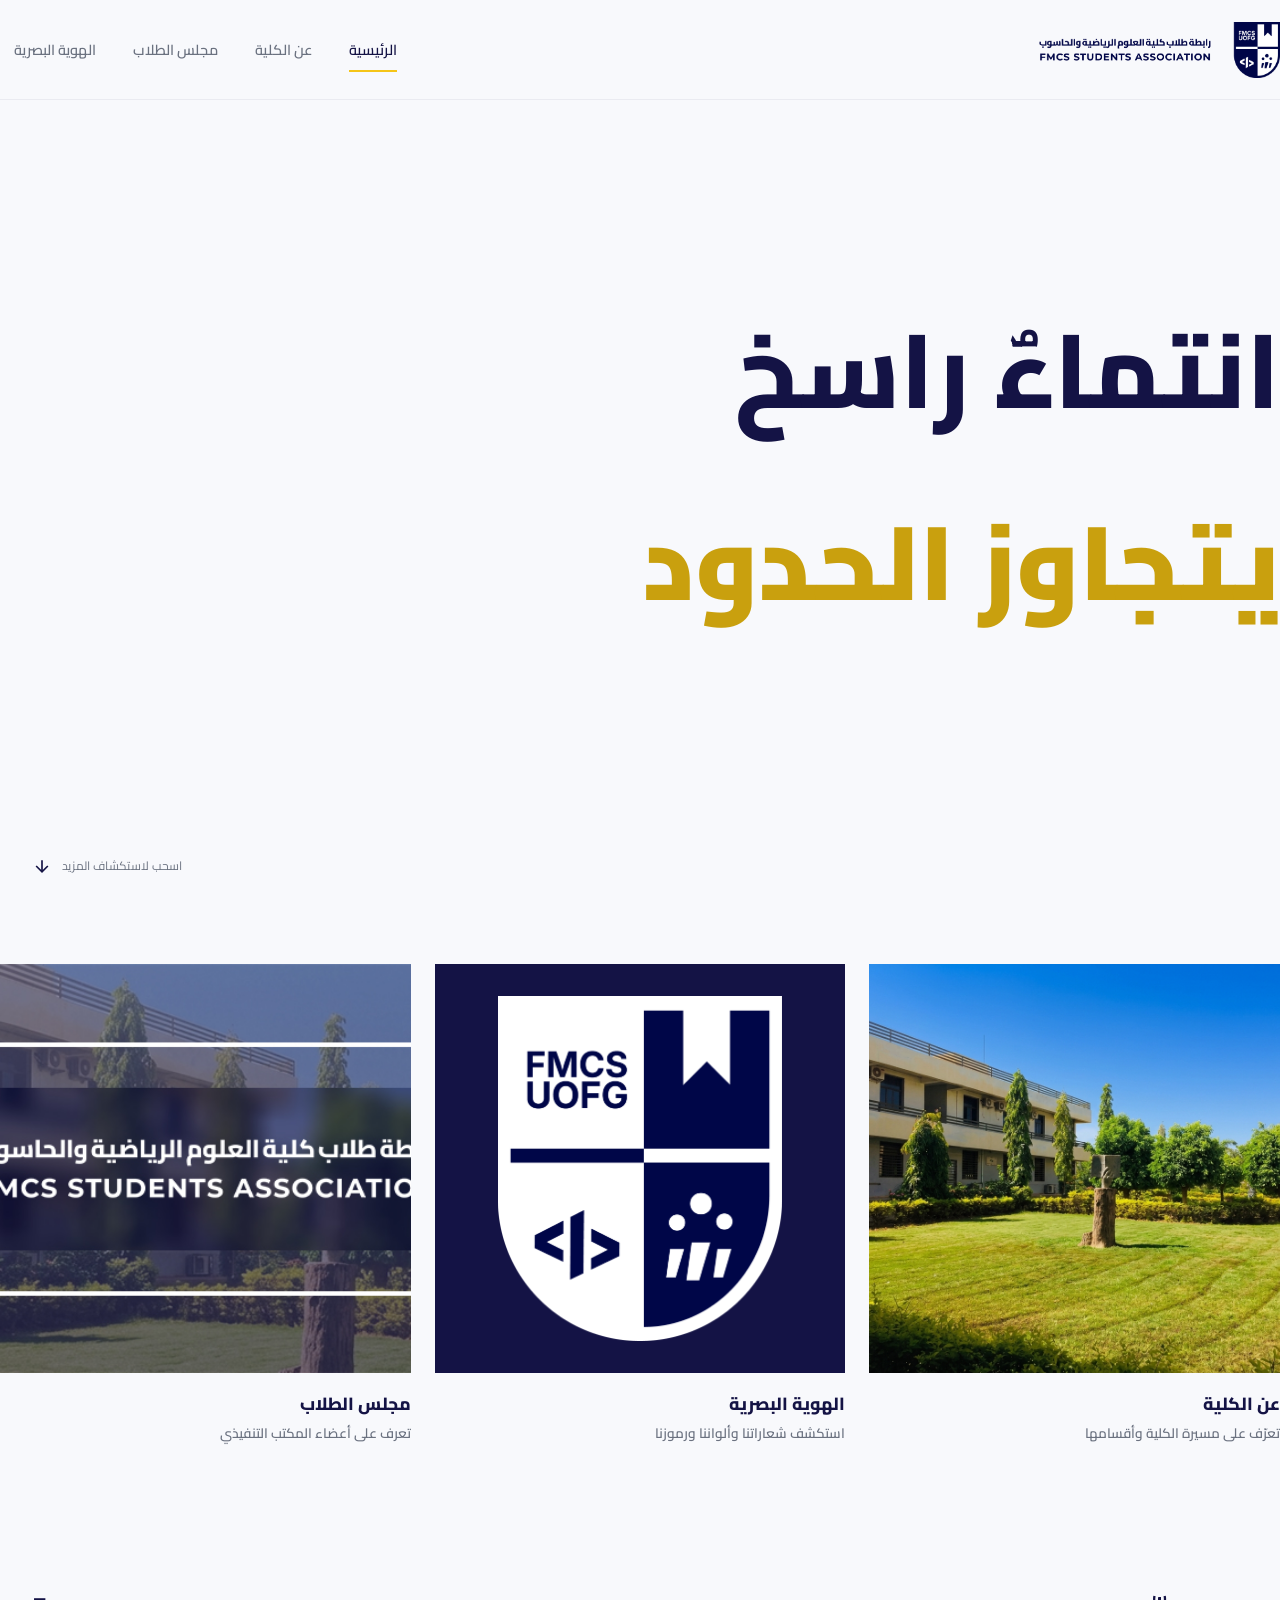
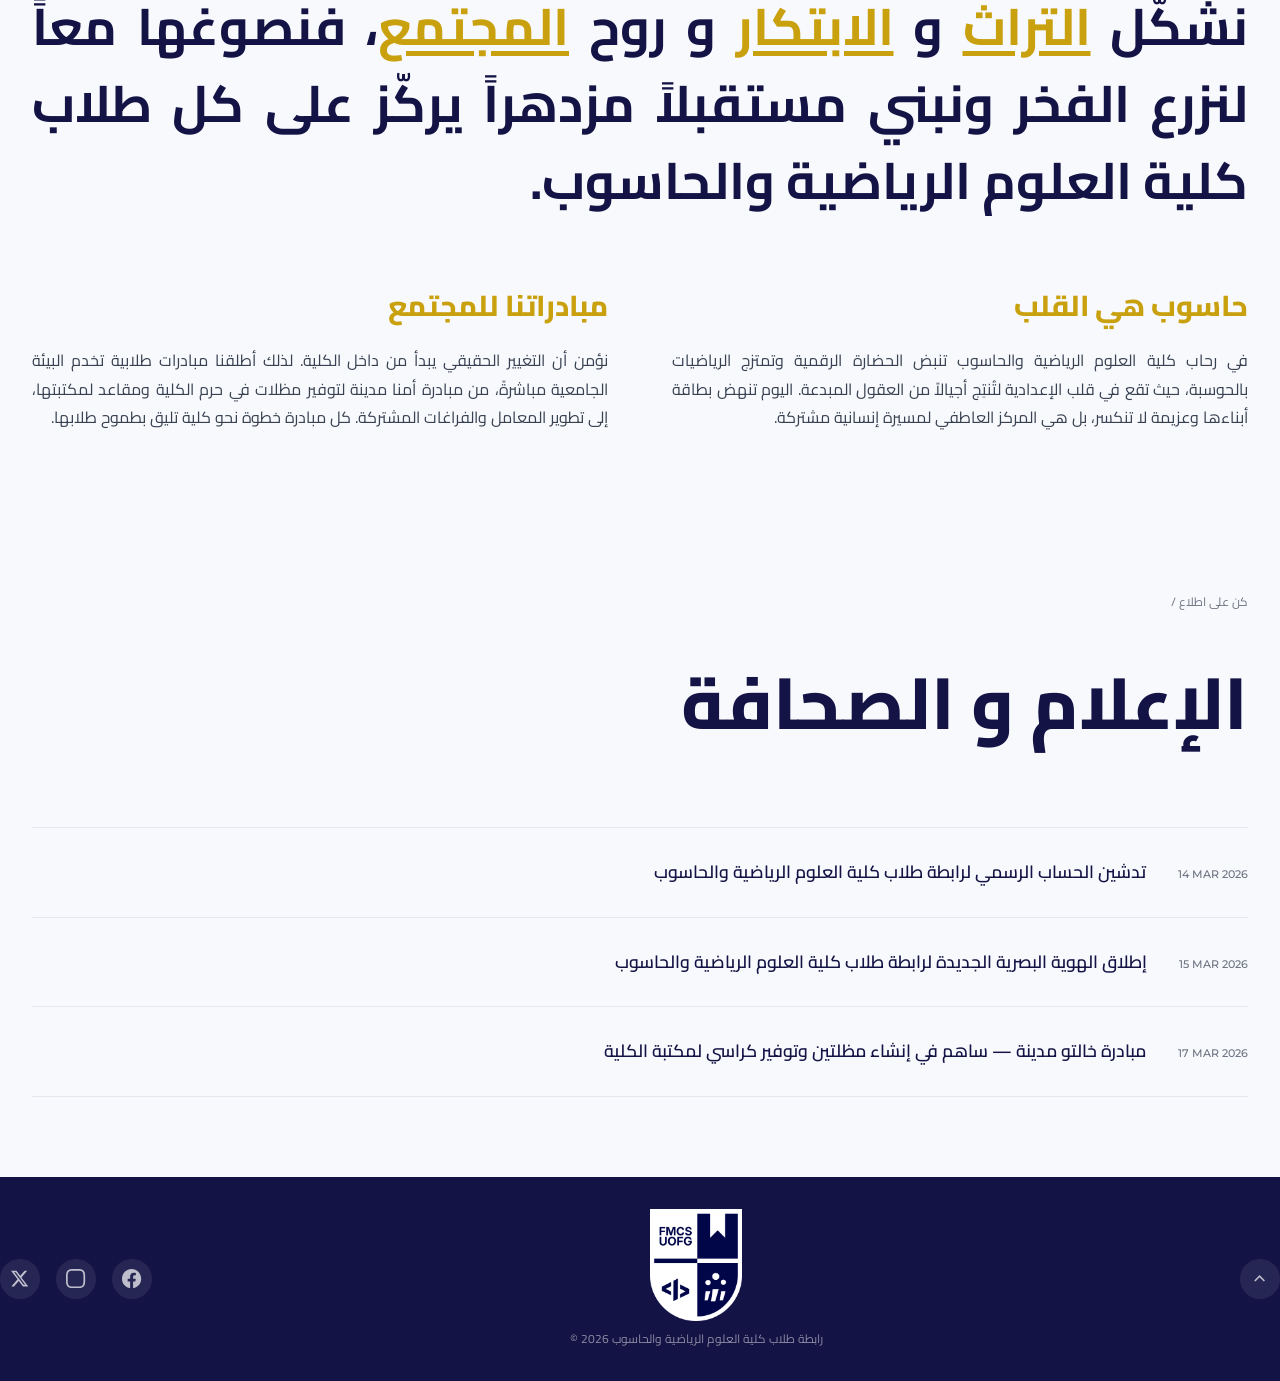
<file: index.html>
<!DOCTYPE html>
<html lang="ar" dir="rtl">

<head>
  <meta charset="UTF-8">
  <meta name="viewport" content="width=device-width, initial-scale=1.0">
  <title>رابطة طلاب كلية العلوم الرياضية والحاسوب</title>
  <meta name="description"
    content="الموقع الرسمي لرابطة طلاب كلية العلوم الرياضية والحاسوب بجامعة الجزيرة. انتماء راسخ يتجاوز الحدود.">
  <meta property="og:title" content="رابطة طلاب كلية العلوم الرياضية والحاسوب">
  <meta property="og:image" content="Assets/Cover.jpg">
  <meta property="og:type" content="website">
  <meta property="og:locale" content="ar_SD">
  <link rel="icon" type="image/png" href="Assets/White Logo.png" media="(prefers-color-scheme: dark)">
  <link rel="icon" type="image/png" href="Assets/Blue Logo.png" media="(prefers-color-scheme: light)">
  <link rel="preconnect" href="https://fonts.googleapis.com">
  <link rel="preconnect" href="https://fonts.gstatic.com" crossorigin>
  <link
    href="https://fonts.googleapis.com/css2?family=Cairo:wght@300;400;500;600;700;800;900&family=Montserrat:wght@300;400;500;600;700;800;900&display=swap"
    rel="stylesheet">
  <link rel="stylesheet" href="css/shared.css">
  <script src="js/shared.js" defer></script>
  <style>
    /* ═══════════════════════════════════════
           FMCSA DESIGN TOKENS (from shared.css)
        ═══════════════════════════════════════ */
    :root {
      --navy: #141345;
      --navy-light: #1a1860;
      --navy-dark: #0e0d30;
      --gold: #f5c518;
      --gold-light: #fad94a;
      --gold-dark: #c9a00e;
      --white: #ffffff;
      --off-white: #f8f9fc;
      --light-gray: #f0f1f5;
      --mid-gray: #e2e4ea;
      --text-gray: #6b7280;
      --dark-gray: #374151;
      --black: #1a1a1a;
      --border-light: rgba(20, 19, 69, 0.08);
      --border-medium: rgba(20, 19, 69, 0.12);
      --font-ar: 'Cairo', system-ui, sans-serif;
      --font-en: 'Montserrat', system-ui, sans-serif;
      --nav-h: 100px;
      /* increased for larger logo */
      --ease: cubic-bezier(0.16, 1, 0.3, 1);
    }

    * {
      margin: 0;
      padding: 0;
      box-sizing: border-box;
    }

    body {
      font-family: var(--font-ar);
      background: var(--off-white);
      color: var(--navy);
      line-height: 1.65;
      overflow-x: hidden;
    }

    a {
      text-decoration: none;
      color: inherit;
    }

    img {
      display: block;
      max-width: 100%;
    }

    button {
      cursor: pointer;
      border: none;
      background: none;
      font-family: inherit;
    }

    /* ═══════════════════════════════════════
           HERO (full screen)
        ═══════════════════════════════════════ */
    .hero {
      padding-top: var(--nav-h);
      min-height: 100vh;
      display: flex;
      flex-direction: column;
      background: var(--off-white);
    }

    .hero-content {
      flex: 1;
      display: flex;
      flex-direction: column;
      justify-content: center;
      max-width: var(--max-width);
      margin: 0 auto;
      width: 100%;
    }

    .hero-line1 {
      font-family: var(--font-ar);
      font-size: clamp(3.2rem, 9vw, 6.5rem);
      font-weight: 800;
      color: var(--navy);
      display: block;
      animation: fadeUp 0.8s var(--ease) both;
    }

    .hero-line2 {
      font-family: var(--font-ar);
      font-size: clamp(3.2rem, 9vw, 6.5rem);
      font-weight: 900;
      color: var(--gold-dark);
      display: block;
      margin-top: 0.2em;
      animation: fadeUp 0.8s 0.15s var(--ease) both;
    }

    @keyframes fadeUp {
      from {
        opacity: 0;
        transform: translateY(2rem);
      }

      to {
        opacity: 1;
        transform: translateY(0);
      }
    }

    .hero-scroll {
      display: flex;
      align-items: center;
      justify-content: flex-end;
      gap: 0.6rem;
      padding: 1.5rem 2rem;
      max-width: var(--max-width);
      margin: 0 auto;
      width: 100%;
      animation: fadeUp 0.8s 0.3s var(--ease) both;
    }

    .hero-scroll-text {
      font-size: 0.75rem;
      color: var(--text-gray);
    }

    .hero-scroll-icon {
      width: 20px;
      height: 20px;
      color: var(--navy);
      animation: bounce 2s infinite;
    }

    @keyframes bounce {

      0%,
      100% {
        transform: translateY(0);
      }

      50% {
        transform: translateY(5px);
      }
    }

    @media (max-width: 768px) {
      .hero-content {
        padding-right: 1rem;
      }
    }

    /* ═══════════════════════════════════════
       THREE PANELS
    ═══════════════════════════════════════ */
    .panels-wrap {
      padding: 4rem 0;
      max-width: var(--max-width);
      margin: 0 auto;
    }

    .panels-flex {
      display: flex;
      gap: 1.5rem;
      height: 480px;
    }

    .panel-item {
      flex: 1;
      display: flex;
      flex-direction: column;
      transition: flex 0.6s var(--ease);
      cursor: pointer;
    }

    .panel-image-wrapper {
      position: relative;
      flex: 1;
      overflow: hidden;
      background: var(--navy);
      transition: flex 0.6s var(--ease);
    }

    /* Hover effect on the flex container */
    .panels-flex:hover .panel-item {
      flex: 0.6;
    }

    .panels-flex .panel-item:hover {
      flex: 1.8;
    }

    .panel-img {
      width: 100%;
      height: 100%;
      object-fit: cover;
      transition: transform 0.7s var(--ease);
    }

    .panel-item:hover .panel-img {
      transform: scale(1.04);
    }

    a.panel-item {
      text-decoration: none;
      color: inherit;
      display: flex;
      /* already set, but ensures block behavior */
    }

    a.panel-item:hover {
      /* inherit existing hover styles */
        flex: 1.8;
    }

    /* Captions below each panel */
    .panel-caption {
      margin-top: 1rem;
      text-align: right;
      display: flex;
      flex-direction: column;
      gap: 0.25rem;
    }

    .panel-title {
      font-size: 1.1rem;
      font-weight: 800;
      color: var(--navy);
    }

    .panel-label {
      font-size: 0.85rem;
      font-weight: 600;
      color: var(--text-gray);
    }

    /* Responsive: stack vertically on mobile */
    @media (max-width: 900px) {
      .panels-flex {
        flex-direction: column;
        height: auto;
        gap: 2rem;
      }

      .panels-flex:hover .panel-image-wrapper,
      .panels-flex .panel-image-wrapper:hover {
        flex: none;
      }

      .panel-image-wrapper {
        height: 280px;
        flex: none;
      }

      .panel-caption {
        margin-top: 0.75rem;
      }
    }

    @media (max-width: 480px) {
      .panel-item {
        margin: 0 1rem;
      }

      .panel-image-wrapper {
        height: 240px;
      }

      .panel-title {
        font-size: 1rem;
      }

      .panel-label {
        font-size: 0.8rem;
      }
    }

    /* ═══════════════════════════════════════
           MISSION TEXT (with hover images on spans)
        ═══════════════════════════════════════ */
    .mission {
      background: var(--off-white);
      padding: 5rem 2rem;
    }

    .mission-inner {
      max-width: var(--max-width);
      margin: 0 auto;
    }

    .mission-big {
      font-family: var(--font-ar);
      font-size: clamp(1.8rem, 4vw, 3.2rem);
      font-weight: 700;
      line-height: 1.5;
      color: var(--navy);
      margin-bottom: 4rem;
      text-align: justify;
    }

    .hover-word {
      position: relative;
      display: inline-block;
      cursor: pointer;
      text-decoration: underline;
      text-underline-offset: 6px;
      transition: color 0.2s;
      color: var(--gold-dark);
    }

    .hover-word:hover {
      color: var(--navy);
    }

    .word-tooltip {
      position: absolute;
      bottom: 0;
      /* anchor at the word's baseline */
      left: 50%;
      transform: translateX(-50%) translateY(-0.5rem);
      width: 20rem;
      z-index: 50;
      opacity: 0;
      visibility: hidden;
      transition: opacity 0.3s ease, transform 0.3s ease;
      pointer-events: none;
      overflow: hidden;
    }

    .word-tooltip img {
      width: 100%;
      display: block;
    }

    .hover-word:hover .word-tooltip {
      opacity: 1;
      visibility: visible;
      transform: translateX(-50%) translateY(2.5rem);
      /* floats up slightly on hover */
    }

    /* mobile: on click instead of hover */
    @media (max-width: 768px) {
      .word-tooltip {
        position: fixed;
        bottom: auto;
        top: 50%;
        left: 50%;
        transform: translate(-50%, -50%);
        width: 200px;
        z-index: 200;
      }

      .hover-word.active .word-tooltip {
        opacity: 1;
        visibility: visible;
      }
    }

    .mission-details {
      display: grid;
      grid-template-columns: 1fr 1fr;
      gap: 4rem;
    }

    .mission-detail-title {
      font-size: 1.8rem;
      font-weight: 800;
      color: var(--gold-dark);
      margin-bottom: 1rem;
    }

    .mission-detail-body {
      font-size: 1rem;
      color: var(--dark-gray);
      line-height: 1.8;
      text-align: justify;
    }

    /* ═══════════════════════════════════════
           MEDIA & PRESS (text only)
        ═══════════════════════════════════════ */
    .media {
      background: var(--off-white);
      padding: 5rem 2rem;
    }

    .media-inner {
      max-width: var(--max-width);
      margin: 0 auto;
    }

    .media-breadcrumb {
      font-size: 0.75rem;
      color: var(--text-gray);
      margin-bottom: 2rem;
    }

    .media-heading {
      font-family: var(--font-ar);
      font-size: clamp(2.5rem, 6vw, 4.5rem);
      font-weight: 800;
      color: var(--navy);
      margin-bottom: 4rem;
    }

    .media-item {
      display: flex;
      align-items: baseline;
      justify-content: space-between;
      gap: 2rem;
      padding: 2rem 0;
      border-top: 1px solid var(--border-light);
      text-decoration: none;
      transition: background 0.2s;
    }

    .media-item:last-of-type {
      border-bottom: 1px solid var(--border-light);
    }

    .media-item:hover {
      background: rgba(0, 0, 0, 0.02);
    }

    .media-item-date {
      font-family: var(--font-en);
      font-size: 0.7rem;
      font-weight: 500;
      color: var(--text-gray);
      white-space: nowrap;
      direction: ltr;
    }

    .media-item-title {
      font-size: 1.1rem;
      font-weight: 600;
      color: var(--navy);
      flex: 1;
      line-height: 1.4;
    }

    @media (max-width: 700px) {
      .media-item {
        flex-direction: column-reverse;
        gap: 0.5rem;
      }

      .mission-details {
        grid-template-columns: 1fr;
        gap: 2rem;
      }
    }
  </style>
</head>

<body>
  <!-- Navigation and Footer will be injected by shared.js -->
  <main>
    <!-- HERO -->
    <section class="hero">
      <div class="hero-content">
        <span class="hero-line1">انتماءٌ راسخ</span>
        <span class="hero-line2">يتجاوز الحدود</span>
      </div>
      <div class="hero-scroll">
        <span class="hero-scroll-text">اسحب لاستكشاف المزيد</span>
        <svg class="hero-scroll-icon" viewBox="0 0 24 24" fill="none" stroke="currentColor" stroke-width="2">
          <line x1="12" y1="5" x2="12" y2="19" />
          <polyline points="19 12 12 19 5 12" />
        </svg>
      </div>
    </section>

    <!-- THREE PANELS -->
    <section class="panels-wrap">
      <div class="panels-flex">
        <!-- Panel 1 -->
        <a class="panel-item" href="about.html">
          <div class="panel-image-wrapper">
            <img class="panel-img" src="Assets/IMG001.webp" alt="عن الكلية" loading="lazy">
          </div>
          <div class="panel-caption">
            <span class="panel-title">عن الكلية</span>
            <span class="panel-label">تعرّف على مسيرة الكلية وأقسامها</span>
          </div>
        </a>

        <!-- Panel 2 -->
        <a class="panel-item" href="Visual Identity.html">
          <div class="panel-image-wrapper" style="display: flex; align-items: center; justify-content: center;">
            <img class="panel-img" src="Assets/White Logo.png" alt="الهوية البصرية"
              style="object-fit: contain; padding: 2rem;">
          </div>
          <div class="panel-caption">
            <span class="panel-title">الهوية البصرية</span>
            <span class="panel-label">استكشف شعاراتنا وألواننا ورموزنا</span>
          </div>
        </a>

        <!-- Panel 3 -->
        <a class="panel-item" href="Members.html">
          <div class="panel-image-wrapper">
            <img class="panel-img" src="Assets/Cover.jpg" alt="مجلس الطلاب" loading="lazy"
              style="object-position: top;">
          </div>
          <div class="panel-caption">
            <span class="panel-title">مجلس الطلاب</span>
            <span class="panel-label">تعرف على أعضاء المكتب التنفيذي</span>
          </div>
        </a>
      </div>
    </section>

    <!-- MISSION TEXT -->
    <section class="mission">
      <div class="mission-inner">
        <p class="mission-big reveal">
          نشكّل <span class="hover-word">التراث<span class="word-tooltip"><img src="Assets/IMG001.webp"
                alt="التراث"></span></span> و
          <span class="hover-word">الابتكار<span class="word-tooltip"><img src="Assets/IMG001.webp"
                alt="الابتكار"></span></span> و روح
          <span class="hover-word">المجتمع<span class="word-tooltip"><img src="Assets/IMG001.webp"
                alt="المجتمع"></span></span>،
          فنصوغها معاً لنزرع الفخر ونبني مستقبلاً مزدهراً يركّز على كل طلاب كلية العلوم الرياضية والحاسوب.
        </p>
        <div class="mission-details">
          <div class="reveal">
            <h3 class="mission-detail-title">حاسوب هي القلب</h3>
            <p class="mission-detail-body">في رحاب كلية العلوم الرياضية والحاسوب تنبض الحضارة الرقمية وتمتزج الرياضيات
              بالحوسبة، حيث تقع في قلب الإعدادية لتُنتِج أجيالاً من العقول المبدعة. اليوم تنهض بطاقة أبناءها وعزيمة لا
              تنكسر، بل هي المركز العاطفي لمسيرة إنسانية مشتركة.</p>
          </div>
          <div class="reveal">
            <h3 class="mission-detail-title">مبادراتنا للمجتمع</h3>
            <p class="mission-detail-body">نؤمن أن التغيير الحقيقي يبدأ من داخل الكلية. لذلك أطلقنا مبادرات طلابية تخدم
              البيئة الجامعية مباشرةً، من مبادرة أمنا مدينة لتوفير مظلات في حرم الكلية ومقاعد لمكتبتها، إلى تطوير
              المعامل
              والفراغات المشتركة. كل مبادرة خطوة نحو كلية تليق بطموح طلابها.</p>
          </div>
        </div>
      </div>
    </section>

    <!-- MEDIA & PRESS -->
    <section class="media">
      <div class="media-inner">
        <div class="media-breadcrumb">كن على اطلاع /</div>
        <h2 class="media-heading reveal">الإعلام و الصحافة</h2>
        <a href="https://www.facebook.com/profile.php?id=61582223769511" target="_blank" class="media-item reveal">
          <span class="media-item-date">14 MAR 2026</span>
          <span class="media-item-title">تدشين الحساب الرسمي لرابطة طلاب كلية العلوم الرياضية والحاسوب</span>
        </a>
        <a href="Visual Identity.html" class="media-item reveal">
          <span class="media-item-date">15 MAR 2026</span>
          <span class="media-item-title">إطلاق الهوية البصرية الجديدة لرابطة طلاب كلية العلوم الرياضية والحاسوب</span>
        </a>
        <a href="M.html" class="media-item reveal">
          <span class="media-item-date">17 MAR 2026</span>
          <span class="media-item-title">مبادرة خالتو مدينة — ساهم في إنشاء مظلتين وتوفير كراسي لمكتبة الكلية</span>
        </a>
      </div>
    </section>
  </main>
</body>

</html>
</file>
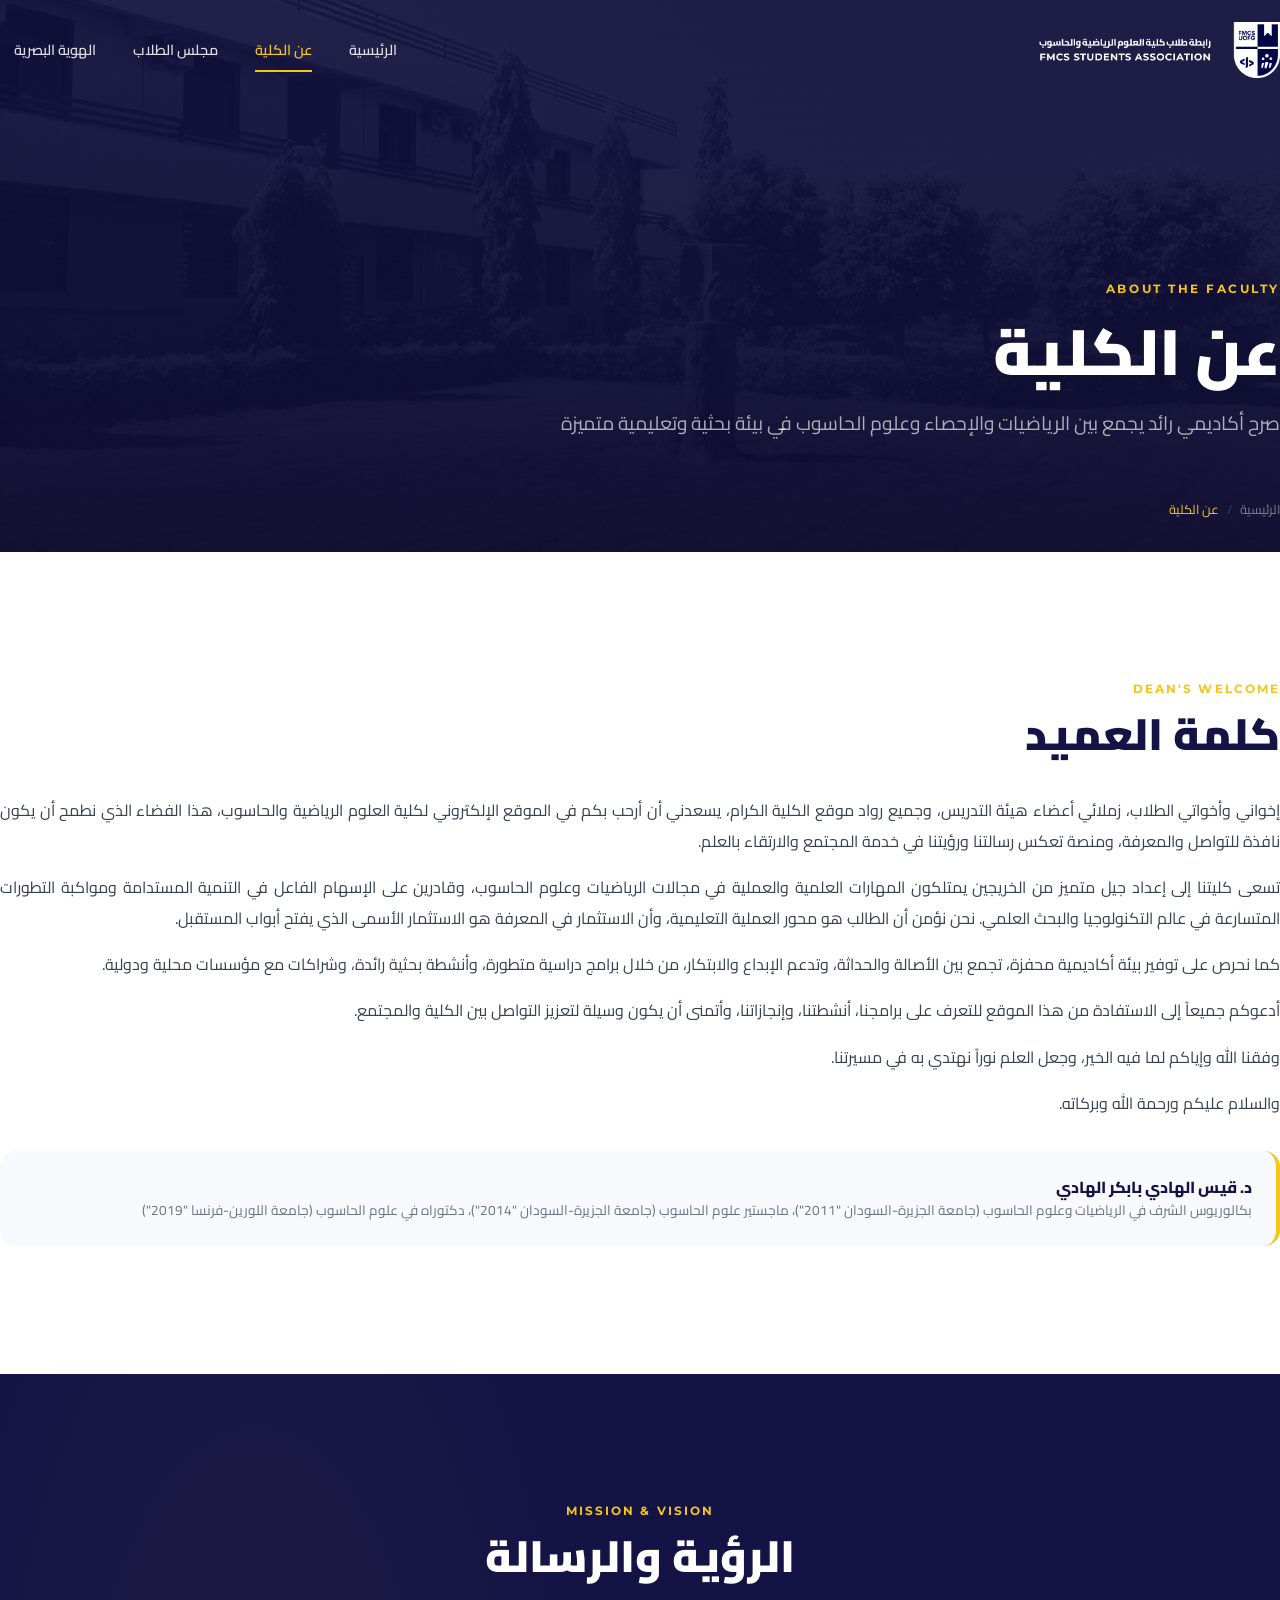
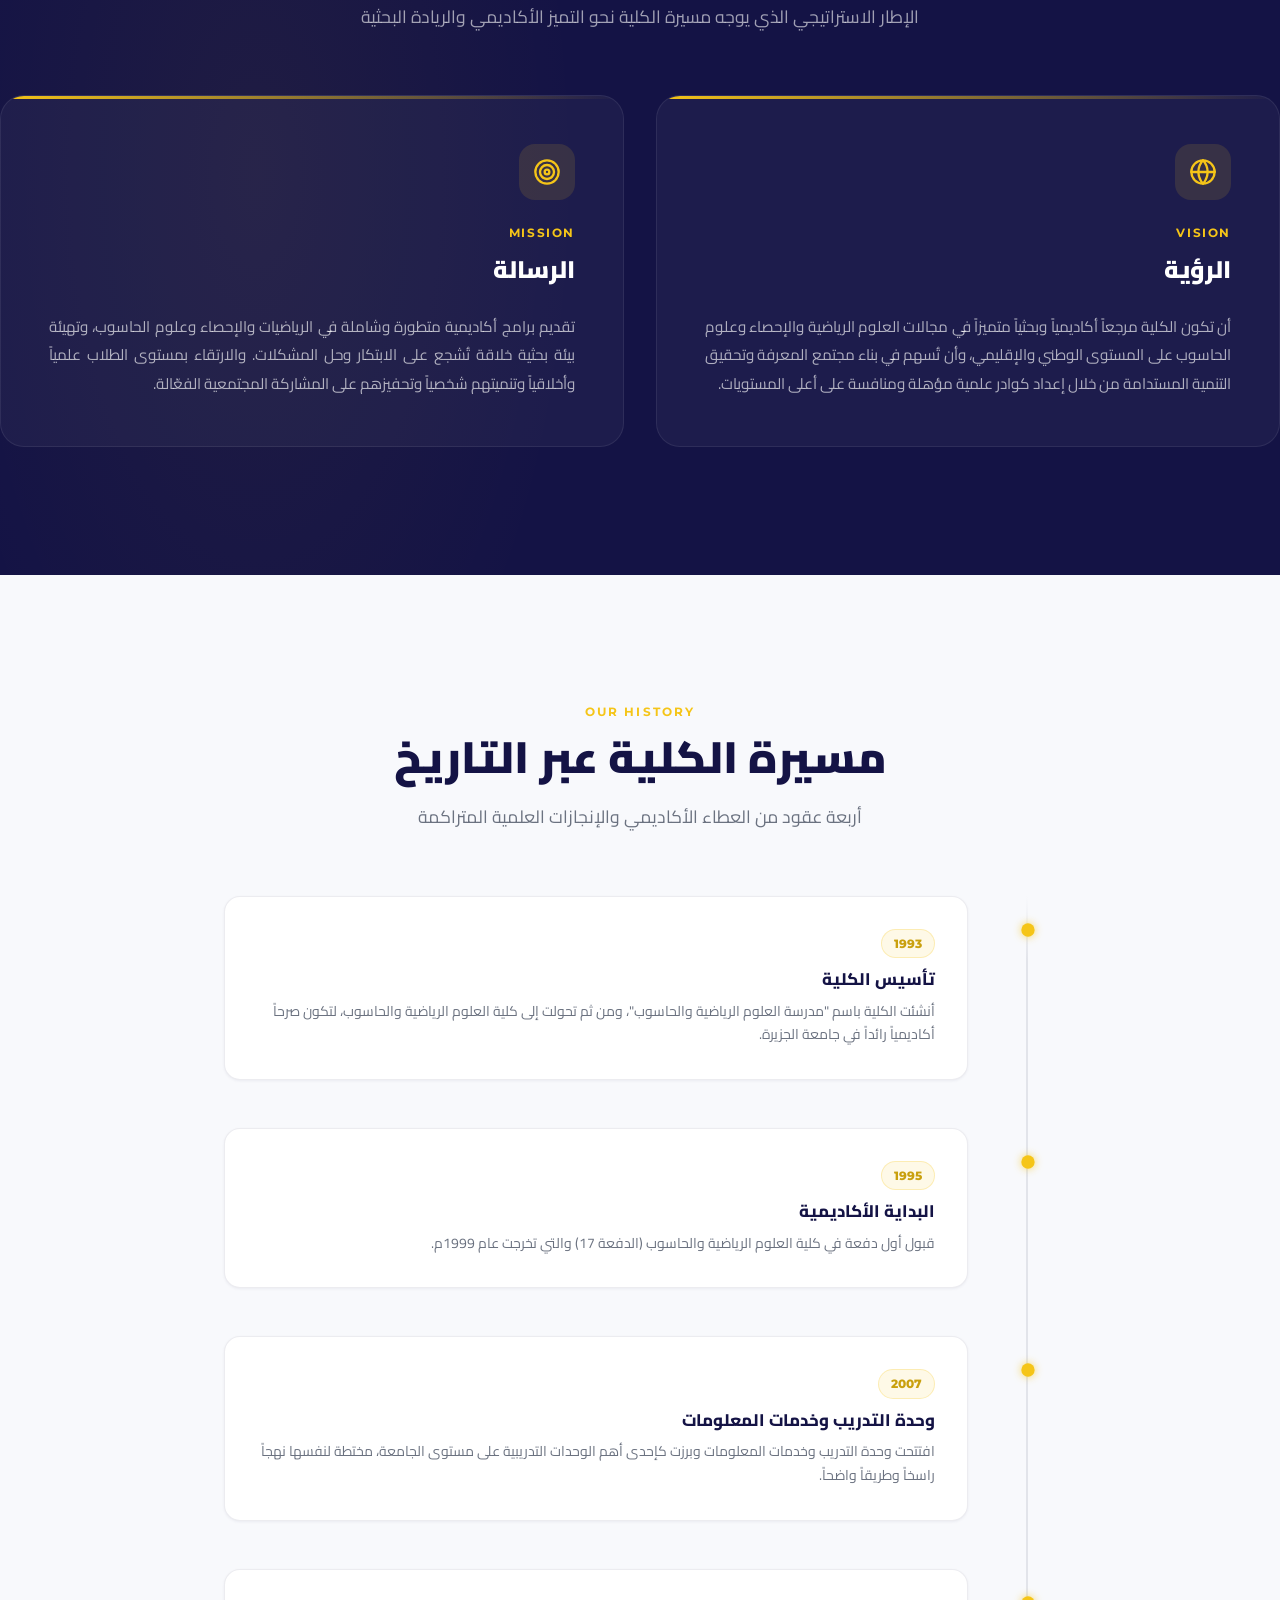
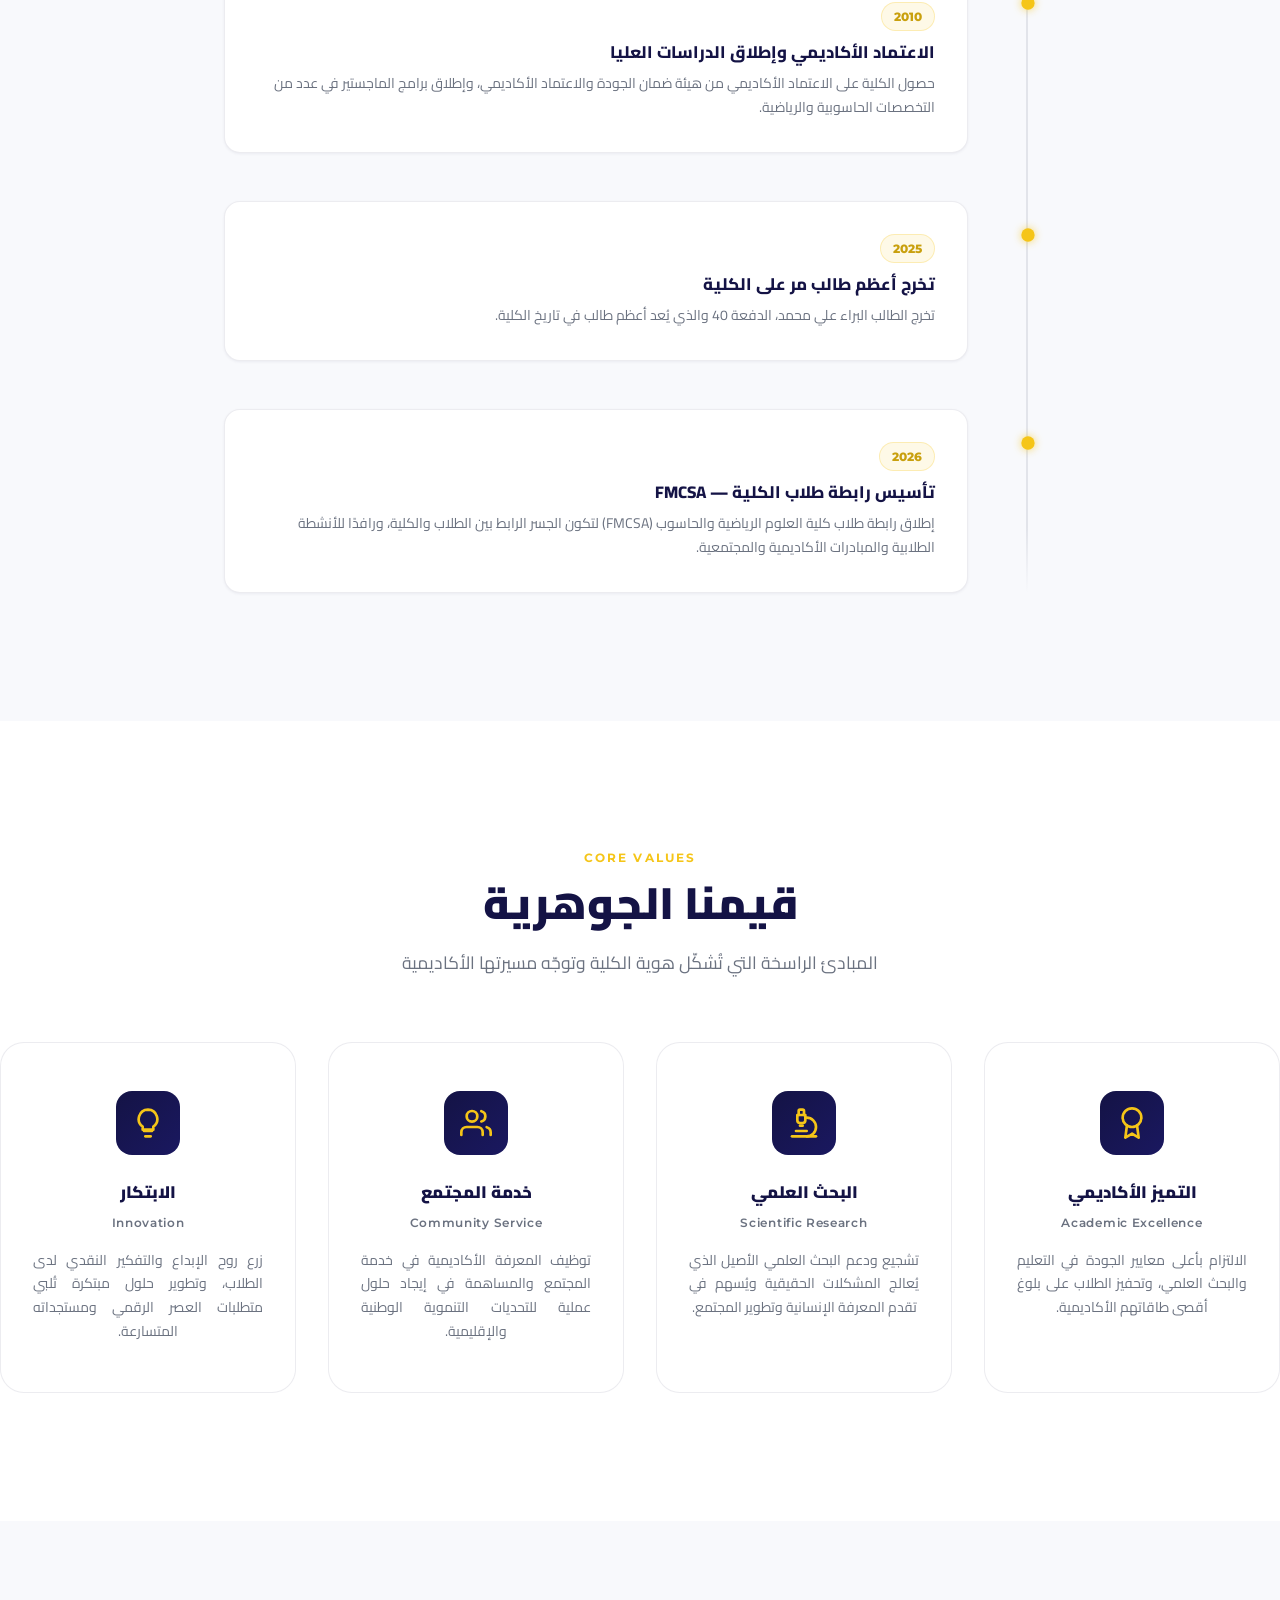
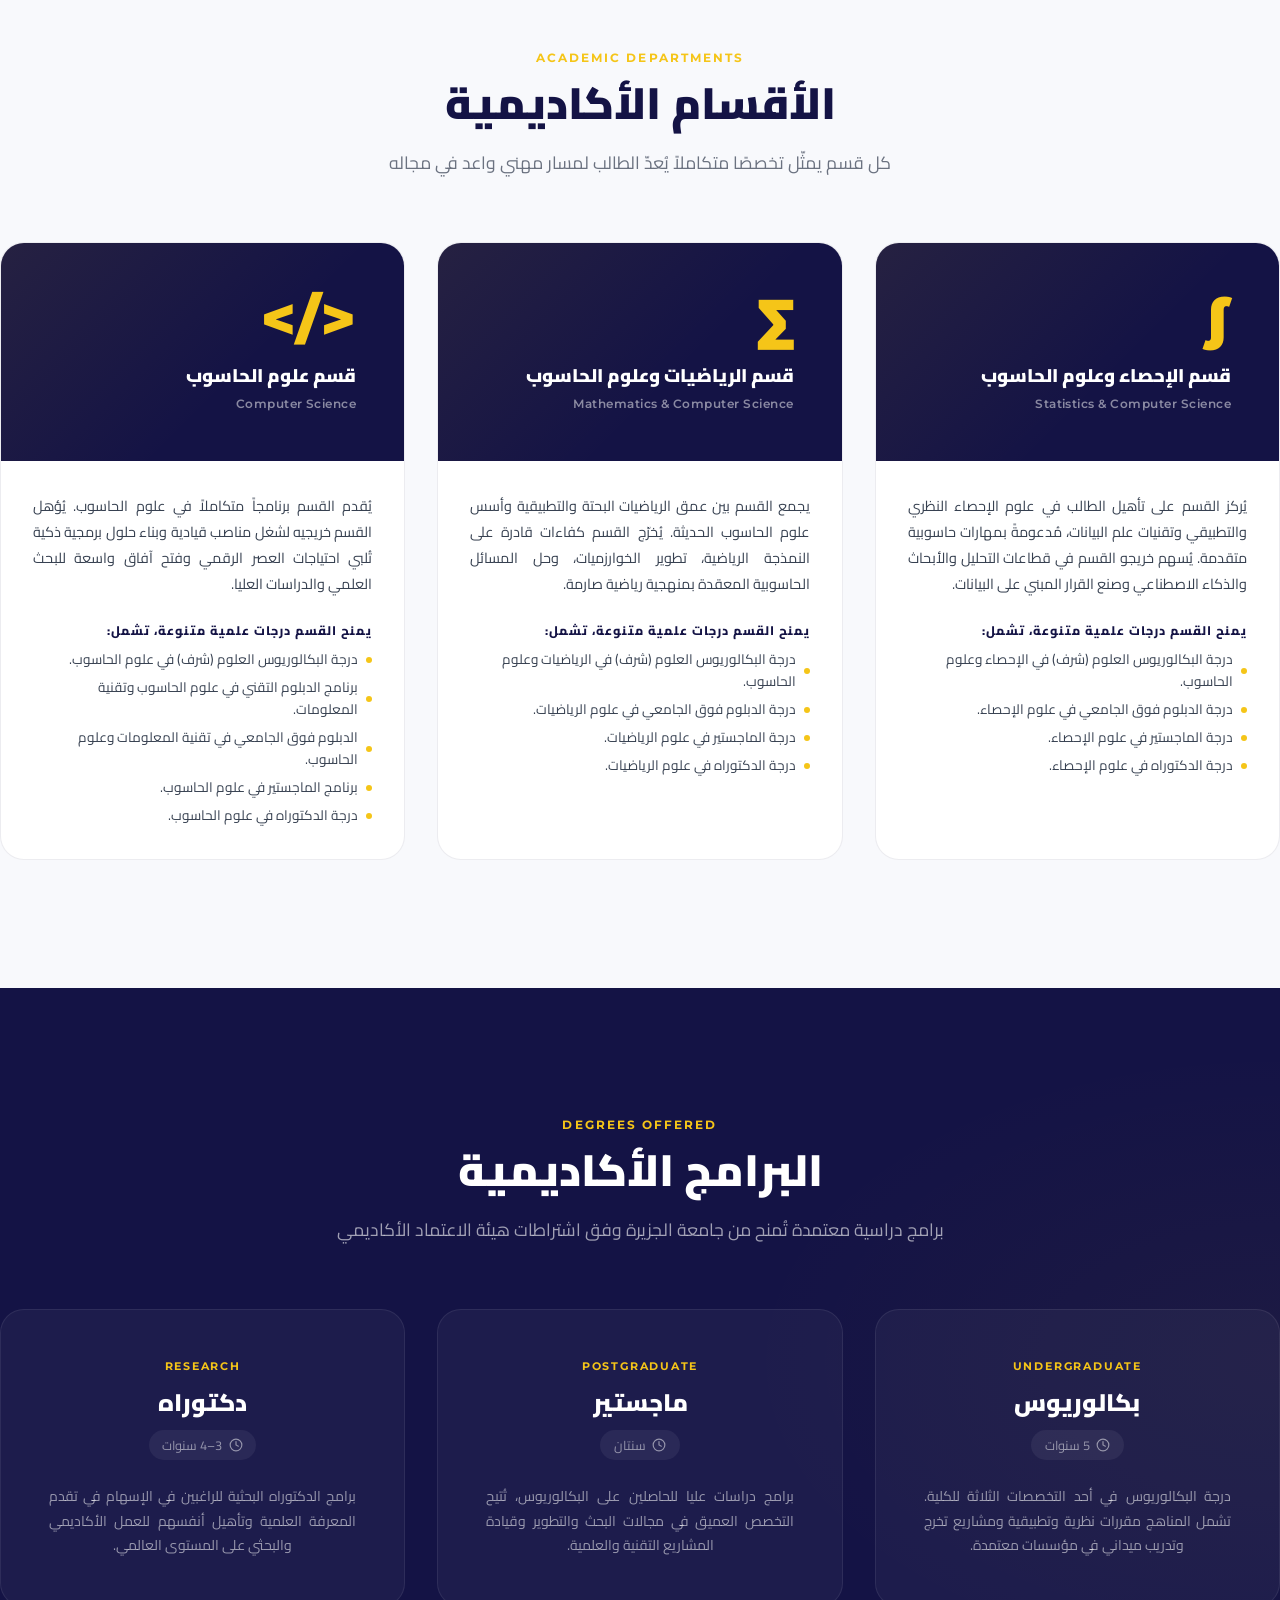
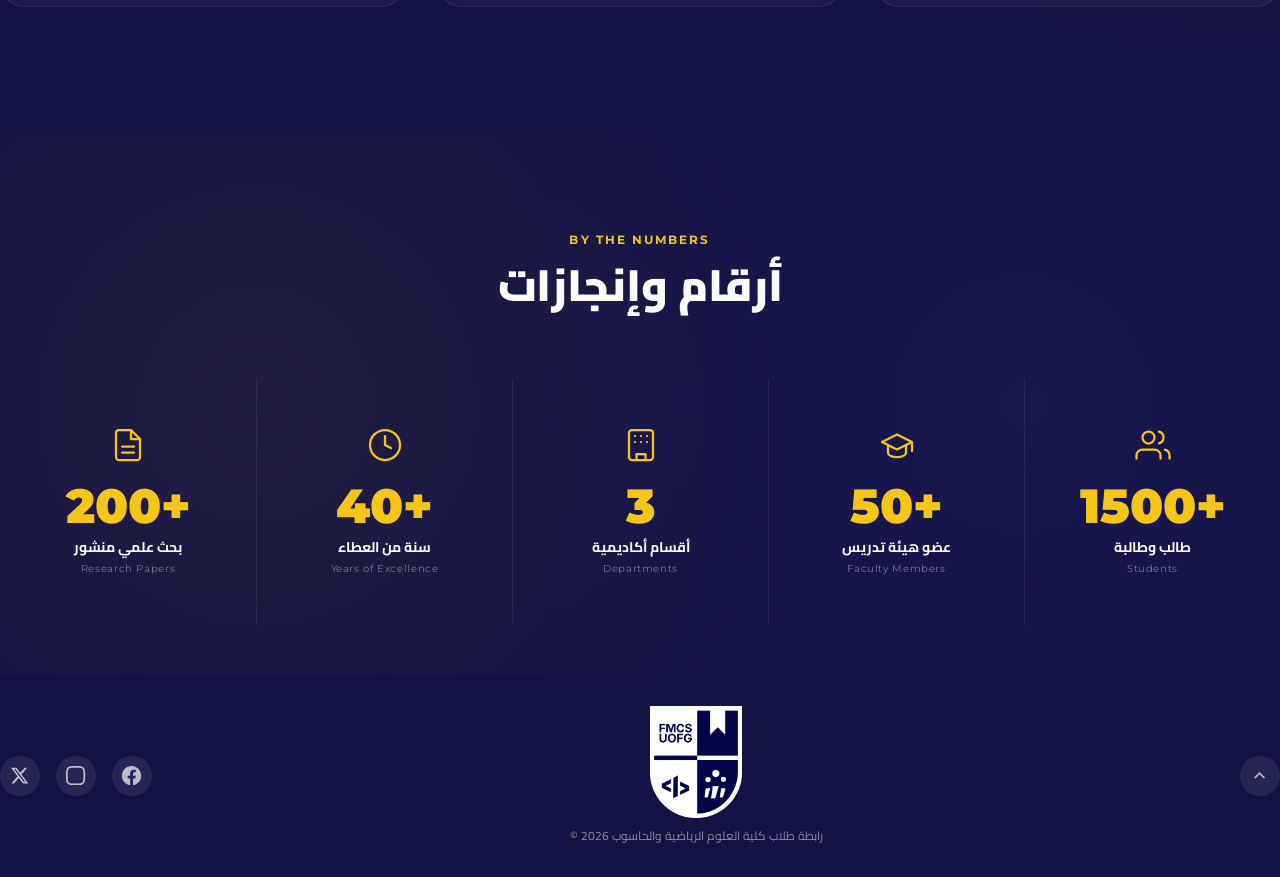
<file: about.html>
<!DOCTYPE html>
<html lang="ar" dir="rtl">

<head>
  <meta charset="UTF-8">
  <meta name="viewport" content="width=device-width, initial-scale=1.0">
  <title>عن الكلية · رابطة طلاب كلية العلوم الرياضية والحاسوب</title>
  <meta name="description"
    content="تعرف على كلية العلوم الرياضية والحاسوب بجامعة الجزيرة — رسالتها، رؤيتها، تاريخها، وقيمها الأكاديمية.">
  <meta property="og:title" content="عن الكلية — FMCSA · جامعة الجزيرة">
  <meta property="og:description"
    content="كلية العلوم الرياضية والحاسوب بجامعة الجزيرة — رسالة أكاديمية رائدة في السودان.">
  <meta property="og:image" content="Assets/Cover.jpg">
  <meta property="og:type" content="website">
  <meta property="og:locale" content="ar_SD">
  <meta name="twitter:card" content="summary_large_image">
  <meta name="twitter:title" content="عن الكلية — FMCSA">
  <meta name="twitter:image" content="Assets/Cover.jpg">
  <link rel="icon" type="image/png" href="Assets/White Logo.png" media="(prefers-color-scheme: dark)">
  <link rel="icon" type="image/png" href="Assets/Blue Logo.png" media="(prefers-color-scheme: light)">
  <link rel="stylesheet" href="css/shared.css">

  <style>
    /* ══════════════════════════════════════════════════════════════
       PAGE HERO
       ══════════════════════════════════════════════════════════════ */
    .page-hero {
      position: relative;
      min-height: 55vh;
      /* display: flex; */
      align-items: center;
      overflow: hidden;
      background: var(--navy-dark);
    }

    .page-hero-bg {
      position: absolute;
      inset: 0;
      background-image: url('Assets/IMG001.webp');
      background-size: cover;
      background-position: center 30%;
      opacity: 0.25;
    }

    .page-hero-overlay {
      position: absolute;
      inset: 0;
      background: linear-gradient(135deg,
          rgba(14, 13, 48, 0.92) 0%,
          rgba(20, 19, 69, 0.75) 60%,
          rgba(14, 13, 48, 0.88) 100%);
    }

    .page-hero-content {
      position: relative;
      z-index: 2;
      padding: calc(var(--nav-height, 4.5rem) + 2rem) 0 var(--space-3xl);
    }

    .page-hero-eyebrow {
      font-family: var(--font-en);
      font-size: 0.72rem;
      font-weight: 700;
      letter-spacing: 0.22em;
      text-transform: uppercase;
      color: var(--gold);
      margin-bottom: var(--space-md);
    }

    .page-hero-title {
      font-size: clamp(2.4rem, 6vw, 4rem);
      font-weight: 900;
      color: var(--white);
      line-height: 1.2;
      margin-bottom: var(--space-md);
    }

    .page-hero-subtitle {
      font-size: clamp(1rem, 2.2vw, 1.2rem);
      color: rgba(255, 255, 255, 0.65);
      line-height: 1.7;
    }

    .page-hero-breadcrumb {
      position: absolute;
      bottom: var(--space-xl);
      right: 0;
      left: 0;
      z-index: 2;
    }

    .breadcrumb-inner {
      max-width: var(--max-width);
      margin: 0 auto;
      display: flex;
      align-items: center;
      gap: var(--space-sm);
      font-size: 0.8rem;
      color: rgba(255, 255, 255, 0.45);
    }

    .breadcrumb-inner a {
      color: rgba(255, 255, 255, 0.45);
      transition: color var(--transition-fast);
    }

    .breadcrumb-inner a:hover {
      color: var(--gold);
    }

    .breadcrumb-sep {
      opacity: 0.4;
    }

    .breadcrumb-current {
      color: var(--gold);
    }

    /* ══════════════════════════════════════════════════════════════
       DEAN'S WELCOME
       ══════════════════════════════════════════════════════════════ */
    .deans-welcome {
      background: var(--bg-primary);
    }

    .welcome-grid {
      display: grid;
      /* grid-template-columns: 1fr 2fr; */
      gap: var(--space-3xl);
      align-items: center;
    }

    .dean-photo-wrap {
      display: flex;
      flex-direction: column;
      align-items: center;
      gap: var(--space-lg);
    }

    .dean-photo-placeholder {
      width: 100%;
      max-width: 280px;
      aspect-ratio: 3/4;
      border-radius: var(--radius-xl);
      background: linear-gradient(145deg,
          var(--navy) 0%,
          var(--navy-light) 50%,
          #2a266e 100%);
      display: flex;
      flex-direction: column;
      align-items: center;
      justify-content: center;
      gap: var(--space-md);
      position: relative;
      overflow: hidden;
      box-shadow: var(--shadow-xl);
    }

    .dean-photo-placeholder::before {
      content: '';
      position: absolute;
      top: -30%;
      right: -30%;
      width: 70%;
      height: 70%;
      background: radial-gradient(circle, rgba(245, 197, 24, 0.15) 0%, transparent 70%);
    }

    .dean-photo-placeholder svg {
      width: 5rem;
      height: 5rem;
      color: rgba(255, 255, 255, 0.25);
    }

    .dean-photo-placeholder-text {
      font-size: 0.75rem;
      color: rgba(255, 255, 255, 0.35);
      text-align: center;
      direction: rtl;
    }

    .dean-name-badge {
      background: var(--navy);
      color: var(--white);
      padding: var(--space-md) var(--space-lg);
      border-radius: var(--radius-lg);
      text-align: center;
      width: 100%;
      max-width: 280px;
    }

    .dean-name {
      font-size: 1rem;
      font-weight: 800;
      margin-bottom: 0.25rem;
    }

    .dean-title {
      font-size: 0.75rem;
      color: var(--gold);
      font-weight: 600;
    }

    .welcome-content .section-header {
      margin-bottom: var(--space-xl);
    }

    .welcome-body {
      font-size: 1rem;
      color: var(--text-secondary);
      line-height: 1.9;
      margin-bottom: var(--space-xl);
      text-align: justify;
    }

    .welcome-body p+p {
      margin-top: var(--space-md);
    }

    .welcome-signature {
      display: flex;
      align-items: center;
      gap: var(--space-md);
      padding: var(--space-lg);
      background: var(--bg-secondary);
      border-radius: var(--radius-lg);
      border-right: 4px solid var(--gold);
    }

    .welcome-signature-text {
      text-align: justify;
      font-size: 0.85rem;
      color: var(--text-muted);
    }

    .welcome-signature-name {
      font-size: 1rem;
      font-weight: 800;
      color: var(--navy);
    }

    /* ══════════════════════════════════════════════════════════════
       MISSION & VISION
       ══════════════════════════════════════════════════════════════ */
    .mission-vision {
      background: var(--navy);
      position: relative;
      overflow: hidden;
    }

    .mission-vision::before {
      content: '';
      position: absolute;
      top: -50%;
      left: -10%;
      width: 60%;
      height: 200%;
      background: radial-gradient(ellipse, rgba(245, 197, 24, 0.05) 0%, transparent 60%);
      pointer-events: none;
    }

    .mv-grid {
      display: grid;
      grid-template-columns: 1fr 1fr;
      gap: var(--space-xl);
    }

    .mv-card {
      background: rgba(255, 255, 255, 0.04);
      border: 1px solid rgba(255, 255, 255, 0.08);
      border-radius: var(--radius-xl);
      padding: var(--space-2xl);
      position: relative;
      overflow: hidden;
      transition: background var(--transition-base), border-color var(--transition-base);
    }

    .mv-card:hover {
      background: rgba(255, 255, 255, 0.07);
      border-color: rgba(245, 197, 24, 0.2);
    }

    .mv-card::after {
      content: '';
      position: absolute;
      top: 0;
      left: 0;
      right: 0;
      height: 3px;
      background: linear-gradient(90deg, var(--gold), transparent);
    }

    .mv-icon {
      width: 3.5rem;
      height: 3.5rem;
      background: rgba(245, 197, 24, 0.12);
      border-radius: var(--radius-lg);
      display: flex;
      align-items: center;
      justify-content: center;
      margin-bottom: var(--space-lg);
    }

    .mv-icon svg {
      width: 1.75rem;
      height: 1.75rem;
      color: var(--gold);
    }

    .mv-label {
      font-size: 0.72rem;
      font-weight: 700;
      letter-spacing: 0.14em;
      text-transform: uppercase;
      color: var(--gold);
      font-family: var(--font-en);
      margin-bottom: var(--space-sm);
      direction: ltr;
      text-align: right;
    }

    .mv-title {
      font-size: 1.5rem;
      font-weight: 900;
      color: var(--white);
      margin-bottom: var(--space-lg);
    }

    .mv-text {
      text-align: justify;
      font-size: 0.95rem;
      color: rgba(255, 255, 255, 0.65);
      line-height: 1.85;
    }

    /* ══════════════════════════════════════════════════════════════
       HISTORY TIMELINE
       ══════════════════════════════════════════════════════════════ */
    .history-section {
      background: var(--bg-secondary);
    }

    .timeline {
      position: relative;
      max-width: 52rem;
      margin: 0 auto;
    }

    .timeline::before {
      content: '';
      position: absolute;
      top: 0;
      bottom: 0;
      right: 1.75rem;
      width: 2px;
      background: linear-gradient(to bottom,
          transparent,
          var(--mid-gray) 5%,
          var(--mid-gray) 95%,
          transparent);
    }

    .timeline-item {
      display: grid;
      grid-template-columns: auto 1fr;
      gap: var(--space-xl);
      align-items: start;
      padding-bottom: var(--space-2xl);
      position: relative;
    }

    .timeline-item:last-child {
      padding-bottom: 0;
    }

    .timeline-body {
      background: var(--white);
      border: 1px solid var(--border-light);
      border-radius: var(--radius-lg);
      padding: var(--space-xl);
      box-shadow: var(--shadow-sm);
      transition: box-shadow var(--transition-base), transform var(--transition-base);
    }

    .timeline-body:hover {
      box-shadow: var(--shadow-md);
      transform: translateX(-4px);
    }

    .timeline-year-badge {
      font-family: var(--font-en);
      font-size: 0.75rem;
      font-weight: 800;
      color: var(--gold-dark);
      background: rgba(245, 197, 24, 0.1);
      border: 1px solid rgba(245, 197, 24, 0.25);
      border-radius: var(--radius-full);
      padding: 0.25rem 0.75rem;
      margin-bottom: var(--space-sm);
      display: inline-block;
      direction: ltr;
    }

    .timeline-event-title {
      font-size: 1.05rem;
      font-weight: 800;
      color: var(--navy);
      margin-bottom: 0.4rem;
    }

    .timeline-event-desc {
      font-size: 0.875rem;
      color: var(--text-muted);
      line-height: 1.7;
    }

    .timeline-dot-col {
      display: flex;
      flex-direction: column;
      align-items: center;
      padding-top: var(--space-lg);
      width: 3.5rem;
    }

    .timeline-dot {
      width: 1.25rem;
      height: 1.25rem;
      flex-shrink: 0;
      z-index: 1;
      filter: drop-shadow(0 0 4px rgba(245, 197, 24, 0.7));
    }

    /* ══════════════════════════════════════════════════════════════
       CORE VALUES
       ══════════════════════════════════════════════════════════════ */
    .values-section {
      background: var(--bg-primary);
    }

    .values-grid {
      display: grid;
      grid-template-columns: repeat(4, 1fr);
      gap: var(--space-xl);
    }

    .value-card {
      padding: var(--space-2xl) var(--space-xl);
      border: 1px solid var(--border-light);
      border-radius: var(--radius-xl);
      text-align: center;
      transition: transform var(--transition-base), box-shadow var(--transition-base), border-color var(--transition-base);
      position: relative;
      overflow: hidden;
      background: var(--white);
    }

    .value-card:hover {
      transform: translateY(-6px);
      box-shadow: var(--shadow-lg);
      border-color: rgba(245, 197, 24, 0.3);
    }

    .value-card::before {
      content: '';
      position: absolute;
      bottom: 0;
      left: 0;
      right: 0;
      height: 4px;
      background: linear-gradient(90deg, var(--gold), var(--gold-light));
      transform: scaleX(0);
      transition: transform var(--transition-base);
    }

    .value-card:hover::before {
      transform: scaleX(1);
    }

    .value-icon {
      width: 4rem;
      height: 4rem;
      background: linear-gradient(135deg, var(--navy), var(--navy-light));
      border-radius: var(--radius-lg);
      display: flex;
      align-items: center;
      justify-content: center;
      margin: 0 auto var(--space-lg);
    }

    .value-icon svg {
      width: 2rem;
      height: 2rem;
      color: var(--gold);
    }

    .value-title {
      font-size: 1.05rem;
      font-weight: 900;
      color: var(--navy);
      margin-bottom: var(--space-sm);
    }

    .value-title-en {
      font-family: var(--font-en);
      font-size: 0.72rem;
      font-weight: 600;
      color: var(--text-muted);
      letter-spacing: 0.06em;
      text-align: center;
      margin-bottom: var(--space-md);
    }

    .value-desc {
      text-align: justify;
      text-align-last: center;
      font-size: 0.875rem;
      color: var(--text-muted);
      line-height: 1.7;
    }

    /* ══════════════════════════════════════════════════════════════
       QUICK FACTS / STATS
       ══════════════════════════════════════════════════════════════ */
    .facts-section {
      background: var(--navy);
      position: relative;
      overflow: hidden;
    }

    .facts-section::after {
      content: '';
      position: absolute;
      inset: 0;
      background-image:
        radial-gradient(circle at 20% 50%, rgba(245, 197, 24, 0.06) 0%, transparent 50%),
        radial-gradient(circle at 80% 50%, rgba(99, 102, 241, 0.06) 0%, transparent 50%);
      pointer-events: none;
    }

    .facts-grid {
      display: grid;
      grid-template-columns: repeat(5, 1fr);
      gap: 0;
      position: relative;
      z-index: 1;
    }

    .fact-item {
      text-align: center;
      padding: var(--space-2xl) var(--space-lg);
      border-left: 1px solid rgba(255, 255, 255, 0.07);
      transition: background var(--transition-base);
    }

    .fact-item:last-child {
      border-left: none;
    }

    .fact-item:hover {
      background: rgba(255, 255, 255, 0.03);
    }

    .fact-number {
      font-family: var(--font-en);
      font-size: clamp(2rem, 4vw, 3rem);
      font-weight: 900;
      color: var(--gold);
      line-height: 1;
      margin-bottom: 0.35rem;
      text-align: center;
    }

    .fact-number sup {
      font-size: 0.5em;
      vertical-align: super;
    }

    .fact-label {
      font-size: 0.875rem;
      font-weight: 700;
      color: var(--white);
      margin-bottom: 0.2rem;
    }

    .fact-label-en {
      font-family: var(--font-en);
      font-size: 0.65rem;
      color: rgba(255, 255, 255, 0.4);
      letter-spacing: 0.06em;
      text-align: center;
    }

    /* ══════════════════════════════════════════════════════════════
       RESPONSIVE
       ══════════════════════════════════════════════════════════════ */

    /* ── 900px ── tablet landscape / small desktop */
    @media (max-width: 900px) {

      /* Hero */
      .page-hero {
        min-height: 50vh;
      }

      .page-hero-content {
        padding-right: var(--space-lg);
        padding-left: var(--space-lg);
        padding-top: calc(var(--nav-height, 4.5rem) + 1.5rem);
        padding-bottom: var(--space-2xl);
      }

      /* Breadcrumb */
      .page-hero-breadcrumb {
        padding-right: var(--space-lg);
        bottom: var(--space-md);
      }

      /* Dean */
      .welcome-grid {
        grid-template-columns: 1fr;
        gap: var(--space-2xl);
      }

      .dean-photo-wrap {
        flex-direction: row;
        flex-wrap: wrap;
        justify-content: center;
        gap: var(--space-md);
      }

      .dean-photo-placeholder {
        max-width: 200px;
      }

      .dean-name-badge {
        max-width: 200px;
      }

      /* Mission / Vision */
      .mv-grid {
        grid-template-columns: 1fr;
        gap: var(--space-lg);
      }

      /* Values */
      .values-grid {
        grid-template-columns: 1fr 1fr;
        gap: var(--space-lg);
      }

      /* Facts: 5 → 3 columns */
      .facts-grid {
        grid-template-columns: repeat(3, 1fr);
      }

    }

    /* ── 768px ── tablet portrait */
    @media (max-width: 768px) {

      /* Hero */
      .page-hero {
        min-height: 45vh;
      }

      .page-hero-content {
        padding-right: var(--space-lg);
        padding-left: var(--space-lg);
        padding-top: calc(var(--nav-height, 3.75rem) + 1.25rem);
        padding-bottom: var(--space-xl);
      }

      /* Breadcrumb */
      .page-hero-breadcrumb {
        padding-right: var(--space-lg);
        bottom: var(--space-md);
      }

      /* Timeline: tighten gap and dot column */
      .timeline-item {
        gap: var(--space-lg);
        padding-bottom: var(--space-xl);
      }

      .timeline-dot-col {
        width: 2.75rem;
      }

      .timeline::before {
        right: 1.375rem;
      }

      /* Section headers */
      .section-header {
        margin-bottom: var(--space-2xl);
      }

      /* Facts icon size */
      .facts-grid svg {
        width: 28px;
        height: 28px;
      }
    }

    /* ── 600px ── large phone */
    @media (max-width: 600px) {

      /* Hero */
      .page-hero {
        min-height: 40vh;
      }

      .page-hero-content {
        padding-right: var(--space-lg);
        padding-left: var(--space-lg);
        padding-top: calc(var(--nav-height, 3.75rem) + 1rem);
        padding-bottom: var(--space-xl);
      }

      /* Breadcrumb */
      .page-hero-breadcrumb {
        padding-right: var(--space-lg);
        bottom: var(--space-md);
      }

      /* Dean photo even smaller */
      .dean-photo-placeholder {
        max-width: 160px;
      }

      .dean-name-badge {
        max-width: 100%;
      }

      /* Timeline */
      .timeline::before {
        right: 1.125rem;
      }

      .timeline-dot-col {
        width: 2.25rem;
      }

      .timeline-item {
        gap: var(--space-md);
        padding-bottom: var(--space-lg);
      }

      .timeline-body {
        padding: var(--space-lg);
      }

      /* Values: 2 → 1 column */
      .values-grid {
        grid-template-columns: 1fr;
        gap: var(--space-md);
      }

      .value-card {
        padding: var(--space-xl) var(--space-lg);
      }

      /* MV cards */
      .mv-card {
        padding: var(--space-xl);
      }

      /* Facts: 3 → 2 columns */
      .facts-grid {
        grid-template-columns: 1fr 1fr;
      }

      /* Reset all borders first, then re-apply for 2-col layout */
      .fact-item {
        border-left: 1px solid rgba(255, 255, 255, 0.07);
      }

      .fact-item:nth-child(odd) {
        border-left: none;
      }

      .fact-item:nth-child(5) {
        grid-column: 1 / -1;
        border-left: none;
      }

      /* Dept cards */
      .dept-card-header {
        padding: var(--space-xl);
      }

      .dept-card-body {
        padding: var(--space-lg);
        gap: var(--space-md);
      }

      .dept-symbol {
        font-size: 2.75rem;
      }

      /* Program cards */
      .program-card {
        padding: var(--space-xl);
      }

      /* Facts section padding */
      .facts-grid svg {
        width: 24px;
        height: 24px;
      }
    }

    /* ── 480px ── small phone */
    @media (max-width: 480px) {

      /* Hero */
      .page-hero {
        min-height: 35vh;
      }

      .page-hero-content {
        padding-right: var(--space-lg);
        padding-left: var(--space-lg);
        padding-top: calc(var(--nav-height, 3.75rem) + 0.75rem);
      }

      .page-hero-title {
        font-size: clamp(1.75rem, 8vw, 2.4rem);
      }

      .page-hero-subtitle {
        font-size: 0.9rem;
      }

      /* Dean welcome */
      .dean-photo-wrap {
        flex-direction: column;
        align-items: center;
      }

      .dean-photo-placeholder {
        max-width: 180px;
      }

      .dean-name-badge {
        max-width: 100%;
      }

      .welcome-body {
        font-size: 0.9rem;
      }

      .welcome-signature {
        flex-direction: column;
        align-items: flex-start;
        gap: var(--space-sm);
        padding: var(--space-md);
      }

      /* MV cards */
      .mv-title {
        font-size: 1.25rem;
      }

      .mv-text {
        font-size: 0.875rem;
      }

      /* Timeline */
      .timeline-dot-col {
        width: 2rem;
        padding-top: var(--space-md);
      }

      .timeline::before {
        right: 1rem;
      }

      .timeline-item {
        gap: var(--space-sm);
      }

      .timeline-event-title {
        font-size: 0.95rem;
      }

      .timeline-event-desc {
        font-size: 0.825rem;
      }

      /* Value cards */
      .value-card {
        padding: var(--space-lg);
      }

      .value-icon {
        width: 3rem;
        height: 3rem;
      }

      .value-icon svg {
        width: 1.5rem;
        height: 1.5rem;
      }

      /* Dept cards */
      .dept-card-header {
        padding: var(--space-lg);
      }

      .dept-card-body {
        padding: var(--space-md) var(--space-lg);
      }

      .dept-card-footer {
        padding: var(--space-md) var(--space-lg);
        flex-wrap: wrap;
        gap: var(--space-sm);
      }

      .dept-symbol {
        font-size: 2.25rem;
      }

      .dept-course-item {
        font-size: 0.8rem;
      }

      /* Program cards */
      .program-card {
        padding: var(--space-lg);
      }

      .program-title {
        font-size: 1.25rem;
      }

      /* Facts: 2 → 1 column */
      .facts-grid {
        grid-template-columns: 1fr;
      }

      .fact-item {
        border-left: none;
        border-top: 1px solid rgba(255, 255, 255, 0.07);
        padding: var(--space-xl) var(--space-md);
      }

      .fact-item:first-child {
        border-top: none;
      }

      .fact-item:nth-child(5) {
        grid-column: auto;
      }

      /* Breadcrumb */
      .page-hero-breadcrumb {
        padding-right: var(--space-lg);
        bottom: var(--space-md);
      }
    }

    /* ── 380px ── very small phone */
    @media (max-width: 380px) {

      /* Hero */
      .page-hero-title {
        font-size: clamp(1.5rem, 9vw, 1.9rem);
      }

      .page-hero-eyebrow {
        font-size: 0.65rem;
      }

      /* Dean */
      .dean-photo-placeholder {
        max-width: 150px;
      }

      .welcome-body {
        font-size: 0.875rem;
        line-height: 1.75;
      }

      .dean-name {
        font-size: 0.875rem;
      }

      .dean-title {
        font-size: 0.7rem;
      }

      /* Section titles */
      .section-header {
        margin-bottom: var(--space-xl);
      }

      /* Timeline */
      .timeline::before {
        right: 0.875rem;
      }

      .timeline-dot-col {
        width: 1.75rem;
        padding-top: var(--space-sm);
      }

      .timeline-body {
        padding: var(--space-md);
      }

      .timeline-event-title {
        font-size: 0.9rem;
      }

      .timeline-year-badge {
        font-size: 0.7rem;
      }

      /* Value cards */
      .value-title {
        font-size: 0.95rem;
      }

      /* Dept cards */
      .dept-card-header {
        padding: var(--space-md);
      }

      .dept-card-body {
        padding: var(--space-sm) var(--space-md);
      }

      .dept-card-footer {
        padding: var(--space-sm) var(--space-md);
      }

      .dept-name-ar {
        font-size: 1rem;
      }

      .dept-symbol {
        font-size: 1.9rem;
        margin-bottom: var(--space-sm);
      }

      /* Program */
      .program-card {
        padding: var(--space-md);
      }

      .program-title {
        font-size: 1.1rem;
      }

      /* Facts */
      .fact-item {
        padding: var(--space-lg) var(--space-sm);
      }
    }

    /* ══════════════════════════════════════════════════════════════
       DEAN QUALIFICATIONS
       ══════════════════════════════════════════════════════════════ */
    .dean-qualifications {
      font-size: 0.7rem;
      color: rgba(255, 255, 255, 0.55);
      line-height: 1.6;
      margin-top: var(--space-sm);
      text-align: center;
    }

    /* ══════════════════════════════════════════════════════════════
       DEPARTMENT CARDS
       ══════════════════════════════════════════════════════════════ */
    .departments-section {
      background: var(--bg-secondary);
    }

    .dept-cards-grid {
      display: grid;
      grid-template-columns: repeat(3, 1fr);
      gap: var(--space-xl);
    }

    .dept-card {
      background: var(--white);
      border: 1px solid var(--border-light);
      border-radius: var(--radius-xl);
      overflow: hidden;
      display: flex;
      flex-direction: column;
      transition: transform var(--transition-slow), box-shadow var(--transition-slow);
    }

    .dept-card:hover {
      transform: translateY(-8px);
      box-shadow: var(--shadow-xl);
    }

    .dept-card-header {
      background: var(--navy);
      padding: var(--space-2xl);
      position: relative;
      overflow: hidden;
    }

    .dept-card-header::before {
      content: '';
      position: absolute;
      inset: 0;
      background: linear-gradient(135deg, rgba(245, 197, 24, 0.08) 0%, transparent 60%);
    }

    .dept-symbol {
      font-family: var(--font-en);
      font-size: 3.5rem;
      font-weight: 900;
      color: var(--gold);
      line-height: 1;
      margin-bottom: var(--space-md);
      position: relative;
      direction: ltr;
      display: inline-block;
    }

    .dept-card-header-badge {
      display: inline-flex;
      align-items: center;
      gap: 0.35rem;
      font-family: var(--font-en);
      font-size: 0.65rem;
      font-weight: 700;
      letter-spacing: 0.12em;
      text-transform: uppercase;
      color: rgba(245, 197, 24, 0.7);
      border: 1px solid rgba(245, 197, 24, 0.2);
      border-radius: var(--radius-full);
      padding: 0.25rem 0.8rem;
      margin-bottom: var(--space-md);
      direction: ltr;
      position: relative;
    }

    .dept-name-ar {
      font-size: 1.15rem;
      font-weight: 900;
      color: var(--white);
      line-height: 1.4;
      margin-bottom: 0.3rem;
      position: relative;
    }

    .dept-name-en {
      font-family: var(--font-en);
      font-size: 0.75rem;
      font-weight: 600;
      color: rgba(255, 255, 255, 0.5);
      letter-spacing: 0.04em;
      direction: ltr;
      text-align: right;
      position: relative;
    }

    .dept-card-body {
      padding: var(--space-xl);
      flex: 1;
      display: flex;
      flex-direction: column;
      gap: var(--space-lg);
    }

    .dept-desc {
      text-align: justify;
      font-size: 0.9rem;
      color: var(--text-secondary);
      line-height: 1.8;
    }

    .dept-courses-title {
      font-size: 0.78rem;
      font-weight: 800;
      color: var(--navy);
      text-transform: uppercase;
      letter-spacing: 0.08em;
      margin-bottom: var(--space-sm);
    }

    .dept-courses-list {
      display: flex;
      flex-direction: column;
      gap: 0.4rem;
    }

    .dept-course-item {
      display: flex;
      align-items: center;
      gap: var(--space-sm);
      font-size: 0.85rem;
      color: var(--text-secondary);
    }

    .dept-course-item::before {
      content: '';
      width: 6px;
      height: 6px;
      border-radius: 50%;
      background: var(--gold);
      flex-shrink: 0;
    }

    .dept-card-footer {
      padding: var(--space-lg) var(--space-xl);
      border-top: 1px solid var(--border-light);
      display: flex;
      align-items: center;
      justify-content: space-between;
    }

    .dept-link {
      display: inline-flex;
      align-items: center;
      gap: var(--space-sm);
      font-size: 0.85rem;
      font-weight: 700;
      color: var(--navy);
      transition: gap var(--transition-fast), color var(--transition-fast);
    }

    .dept-link:hover {
      color: var(--gold-dark);
      gap: var(--space-md);
    }

    .dept-link svg {
      width: 1rem;
      height: 1rem;
      transform: scaleX(-1);
    }

    /* ══════════════════════════════════════════════════════════════
       PROGRAMS OFFERED
       ══════════════════════════════════════════════════════════════ */
    .programs-section {
      background: var(--navy);
      position: relative;
      overflow: hidden;
    }

    .programs-section::before {
      content: '';
      position: absolute;
      top: 0;
      right: 0;
      width: 50%;
      height: 100%;
      background: radial-gradient(ellipse at right, rgba(245, 197, 24, 0.04) 0%, transparent 60%);
      pointer-events: none;
    }

    .programs-grid {
      display: grid;
      grid-template-columns: repeat(3, 1fr);
      gap: var(--space-xl);
    }

    .program-card {
      background: rgba(255, 255, 255, 0.04);
      border: 1px solid rgba(255, 255, 255, 0.08);
      border-radius: var(--radius-xl);
      padding: var(--space-2xl);
      text-align: center;
      transition: background var(--transition-base), border-color var(--transition-base), transform var(--transition-base);
    }

    .program-card:hover {
      background: rgba(255, 255, 255, 0.07);
      border-color: rgba(245, 197, 24, 0.25);
      transform: translateY(-4px);
    }

    .program-degree {
      font-family: var(--font-en);
      font-size: 0.7rem;
      font-weight: 700;
      letter-spacing: 0.16em;
      text-transform: uppercase;
      color: var(--gold);
      margin-bottom: var(--space-sm);
      text-align: center;
    }

    .program-title {
      font-size: 1.5rem;
      font-weight: 900;
      color: var(--white);
      margin-bottom: var(--space-sm);
    }

    .program-duration {
      display: inline-flex;
      align-items: center;
      gap: 0.4rem;
      font-size: 0.8rem;
      color: rgba(255, 255, 255, 0.5);
      background: rgba(255, 255, 255, 0.06);
      border-radius: var(--radius-full);
      padding: 0.3rem 0.85rem;
      margin-bottom: var(--space-lg);
    }

    .program-desc {
      text-align: justify;
      text-align-last: center;
      font-size: 0.875rem;
      color: rgba(255, 255, 255, 0.55);
      line-height: 1.75;
    }

    /* ══════════════════════════════════════════════════════════════
       RESPONSIVE — DEPARTMENTS & PROGRAMS
       ══════════════════════════════════════════════════════════════ */

    /* ── 1100px: dept 3 → 2 columns */
    @media (max-width: 1100px) {
      .dept-cards-grid {
        grid-template-columns: repeat(2, 1fr);
      }
    }

    /* ── 900px: dept 2 → 1 column, programs 3 → 2 columns */
    @media (max-width: 900px) {
      .dept-cards-grid {
        grid-template-columns: 1fr;
        max-width: 600px;
        margin: 0 auto;
      }

      .programs-grid {
        grid-template-columns: repeat(2, 1fr);
      }
    }

    /* ── 600px: programs 2 → 1 column */
    @media (max-width: 600px) {
      .dept-cards-grid {
        max-width: 100%;
      }

      .programs-grid {
        grid-template-columns: 1fr;
        max-width: 480px;
        margin: 0 auto;
      }
    }

    /* ── 480px: programs full width */
    @media (max-width: 480px) {
      .programs-grid {
        max-width: 100%;
      }
    }
  </style>
</head>

<body>

  <!-- ══════════════════════════════════════════════════════════════
       PAGE HERO
       ══════════════════════════════════════════════════════════════ -->
  <section class="page-hero" aria-label="رأس صفحة عن الكلية">
    <div class="page-hero-bg" role="presentation"></div>
    <div class="page-hero-overlay" role="presentation"></div>

    <div class="container page-hero-content">
      <p class="page-hero-eyebrow reveal">About the Faculty</p>
      <h1 class="page-hero-title reveal reveal-delay-1">عن الكلية</h1>
      <p class="page-hero-subtitle reveal reveal-delay-2">
        صرح أكاديمي رائد يجمع بين الرياضيات والإحصاء وعلوم الحاسوب في بيئة بحثية وتعليمية متميزة
      </p>
    </div>

    <nav class="page-hero-breadcrumb" aria-label="مسار التنقل">
      <div class="breadcrumb-inner">
        <a href="index.html">الرئيسية</a>
        <span class="breadcrumb-sep" aria-hidden="true">/</span>
        <span class="breadcrumb-current">عن الكلية</span>
      </div>
    </nav>
  </section>

  <!-- ══════════════════════════════════════════════════════════════
       DEAN'S WELCOME
       ══════════════════════════════════════════════════════════════ -->
  <section class="deans-welcome section-padding" id="dean" aria-labelledby="dean-heading">
    <div class="container">
      <div class="welcome-grid">

        <!-- Dean Photo -->
        <!-- <div class="dean-photo-wrap reveal">
          <div class="dean-photo-placeholder" role="img" aria-label="صورة عميد الكلية">
            <svg viewBox="0 0 24 24" fill="none" stroke="currentColor" stroke-width="1" stroke-linecap="round"
              stroke-linejoin="round" aria-hidden="true">
              <path d="M20 21v-2a4 4 0 0 0-4-4H8a4 4 0 0 0-4 4v2" />
              <circle cx="12" cy="7" r="4" />
            </svg>
            <p class="dean-photo-placeholder-text">صورة العميد</p>
          </div>
          <div class="dean-name-badge">
            <p class="dean-name">د. قيس الهادي بابكر الهادي</p>
            <p class="dean-title">عميد الكلية</p>
            <p class="dean-qualifications">بكالوريوس الشرف في الرياضيات وعلوم الحاسوب (جامعة الجزيرة-السودان "2011")،
              ماجستير علوم الحاسوب (جامعة الجزيرة-السودان "2014")، دكتوراه في علوم الحاسوب (جامعة اللورين-فرنسا "2019")
            </p>
          </div>
        </div> -->

        <!-- Welcome Text -->
        <div class="welcome-content">
          <div class="section-header reveal">
            <p class="section-eyebrow">Dean's Welcome</p>
            <h2 class="section-title" id="dean-heading">كلمة العميد</h2>
          </div>

          <div class="welcome-body reveal reveal-delay-1">
            <p>إخواني وأخواتي الطلاب، زملائي أعضاء هيئة التدريس، وجميع رواد موقع الكلية الكرام، يسعدني أن أرحب بكم في
              الموقع الإلكتروني لكلية العلوم الرياضية والحاسوب، هذا الفضاء الذي نطمح أن يكون نافذة للتواصل والمعرفة،
              ومنصة تعكس رسالتنا ورؤيتنا في خدمة المجتمع والارتقاء بالعلم.</p>
            <p>تسعى كليتنا إلى إعداد جيل متميز من الخريجين يمتلكون المهارات العلمية والعملية في مجالات الرياضيات وعلوم
              الحاسوب، وقادرين على الإسهام الفاعل في التنمية المستدامة ومواكبة التطورات المتسارعة في عالم التكنولوجيا
              والبحث العلمي. نحن نؤمن أن الطالب هو محور العملية التعليمية، وأن الاستثمار في المعرفة هو الاستثمار الأسمى
              الذي يفتح أبواب المستقبل.</p>
            <p>
              كما نحرص على توفير بيئة أكاديمية محفزة، تجمع بين الأصالة والحداثة، وتدعم الإبداع والابتكار، من خلال برامج
              دراسية متطورة، وأنشطة بحثية رائدة، وشراكات مع مؤسسات محلية ودولية.
            </p>
            <p>
              أدعوكم جميعاً إلى الاستفادة من هذا الموقع للتعرف على برامجنا، أنشطتنا، وإنجازاتنا، وأتمنى أن يكون وسيلة
              لتعزيز التواصل بين الكلية والمجتمع.
            </p>
            <p>
              وفقنا الله وإياكم لما فيه الخير، وجعل العلم نوراً نهتدي به في مسيرتنا.
            </p>
            <p>
              والسلام عليكم ورحمة الله وبركاته.
            </p>
          </div>

          <div class="welcome-signature reveal reveal-delay-2">
            <div>
              <p class="welcome-signature-name">د. قيس الهادي بابكر الهادي</p>
              <!-- <p class="welcome-signature-text">عميد كلية العلوم الرياضية والحاسوب · جامعة الجزيرة</p> -->
              <p class="welcome-signature-text">بكالوريوس الشرف في الرياضيات وعلوم الحاسوب (جامعة الجزيرة-السودان
                "2011")، ماجستير علوم الحاسوب (جامعة الجزيرة-السودان "2014")، دكتوراه في علوم الحاسوب (جامعة
                اللورين-فرنسا "2019")</p>
            </div>
          </div>
        </div>

      </div>
    </div>
  </section>

  <!-- ══════════════════════════════════════════════════════════════
       MISSION & VISION
       ══════════════════════════════════════════════════════════════ -->
  <section class="mission-vision section-padding" id="mission" aria-labelledby="mv-heading">
    <div class="container">
      <div class="section-header text-center reveal">
        <p class="section-eyebrow">Mission & Vision</p>
        <h2 class="section-title on-dark" id="mv-heading">الرؤية والرسالة</h2>
        <p class="section-subtitle on-dark" style="margin: var(--space-md) auto 0;">
          الإطار الاستراتيجي الذي يوجه مسيرة الكلية نحو التميز الأكاديمي والريادة البحثية
        </p>
      </div>

      <div class="mv-grid">

        <!-- Vision Card -->
        <div class="mv-card reveal reveal-delay-1">
          <div class="mv-icon" aria-hidden="true">
            <svg viewBox="0 0 24 24" fill="none" stroke="currentColor" stroke-width="2" stroke-linecap="round"
              stroke-linejoin="round">
              <circle cx="12" cy="12" r="10" />
              <line x1="2" y1="12" x2="22" y2="12" />
              <path d="M12 2a15.3 15.3 0 0 1 4 10 15.3 15.3 0 0 1-4 10 15.3 15.3 0 0 1-4-10 15.3 15.3 0 0 1 4-10z" />
            </svg>
          </div>
          <p class="mv-label">Vision</p>
          <h3 class="mv-title">الرؤية</h3>
          <p class="mv-text">
            أن تكون الكلية مرجعاً أكاديمياً وبحثياً متميزاً في مجالات العلوم الرياضية والإحصاء وعلوم الحاسوب
            على المستوى الوطني والإقليمي، وأن تُسهم في بناء مجتمع المعرفة وتحقيق التنمية المستدامة
            من خلال إعداد كوادر علمية مؤهلة ومنافسة على أعلى المستويات.
          </p>
        </div>

        <!-- Mission Card -->
        <div class="mv-card reveal reveal-delay-2">
          <div class="mv-icon" aria-hidden="true">
            <svg viewBox="0 0 24 24" fill="none" stroke="currentColor" stroke-width="2" stroke-linecap="round"
              stroke-linejoin="round">
              <circle cx="12" cy="12" r="10" />
              <circle cx="12" cy="12" r="6" />
              <circle cx="12" cy="12" r="2" />
            </svg>
          </div>
          <p class="mv-label">Mission</p>
          <h3 class="mv-title">الرسالة</h3>
          <p class="mv-text">
            تقديم برامج أكاديمية متطورة وشاملة في الرياضيات والإحصاء وعلوم الحاسوب، وتهيئة بيئة بحثية
            خلاقة تُشجع على الابتكار وحل المشكلات. والارتقاء بمستوى الطلاب علمياً وأخلاقياً وتنميتهم
            شخصياً وتحفيزهم على المشاركة المجتمعية الفعّالة.
          </p>
        </div>

      </div>
    </div>
  </section>

  <!-- ══════════════════════════════════════════════════════════════
       HISTORY TIMELINE
       ══════════════════════════════════════════════════════════════ -->
  <section class="history-section section-padding" id="history" aria-labelledby="history-heading">
    <div class="container">
      <div class="section-header text-center reveal">
        <p class="section-eyebrow">Our History</p>
        <h2 class="section-title" id="history-heading">مسيرة الكلية عبر التاريخ</h2>
        <p class="section-subtitle" style="margin: var(--space-md) auto 0;">
          أربعة عقود من العطاء الأكاديمي والإنجازات العلمية المتراكمة
        </p>
      </div>

      <div class="timeline" role="list">

        <div class="timeline-item reveal" role="listitem">
          <div class="timeline-dot-col">
            <svg width="20" height="20" viewBox="0 0 24 24" fill="#F5C518" stroke="#F5C518" stroke-width="0"
              aria-hidden="true" class="timeline-dot">
              <circle cx="12" cy="12" r="8" />
            </svg>
          </div>
          <div class="timeline-body">
            <span class="timeline-year-badge">1993</span>
            <h3 class="timeline-event-title">تأسيس الكلية</h3>
            <p class="timeline-event-desc">أنشئت الكلية باسم "مدرسة العلوم الرياضية والحاسوب"، ومن ثم
              تحولت إلى كلية العلوم الرياضية والحاسوب، لتكون صرحاً أكاديمياً رائداً في جامعة الجزيرة.</p>
          </div>
        </div>

        <div class="timeline-item reveal reveal-delay-1" role="listitem">
          <div class="timeline-dot-col">
            <svg width="20" height="20" viewBox="0 0 24 24" fill="#F5C518" stroke="#F5C518" stroke-width="0"
              aria-hidden="true" class="timeline-dot">
              <circle cx="12" cy="12" r="8" />
            </svg>
          </div>
          <div class="timeline-body">
            <span class="timeline-year-badge">1995</span>
            <h3 class="timeline-event-title">البداية الأكاديمية</h3>
            <p class="timeline-event-desc">قبول أول دفعة في كلية العلوم الرياضية والحاسوب (الدفعة 17) والتي تخرجت عام
              1999م.</p>
          </div>
        </div>

        <div class="timeline-item reveal reveal-delay-2" role="listitem">
          <div class="timeline-dot-col">
            <svg width="20" height="20" viewBox="0 0 24 24" fill="#F5C518" stroke="#F5C518" stroke-width="0"
              aria-hidden="true" class="timeline-dot">
              <circle cx="12" cy="12" r="8" />
            </svg>
          </div>
          <div class="timeline-body">
            <span class="timeline-year-badge">2007</span>
            <h3 class="timeline-event-title">وحدة التدريب وخدمات المعلومات</h3>
            <p class="timeline-event-desc">
              افتتحت وحدة التدريب وخدمات المعلومات وبرزت كإحدى أهم الوحدات التدريبية على مستوى الجامعة، مختطة لنفسها
              نهجاً
              راسخاً وطريقاً واضحاً.
            </p>
          </div>
        </div>

        <div class="timeline-item reveal reveal-delay-3" role="listitem">
          <div class="timeline-dot-col">
            <svg width="20" height="20" viewBox="0 0 24 24" fill="#F5C518" stroke="#F5C518" stroke-width="0"
              aria-hidden="true" class="timeline-dot">
              <circle cx="12" cy="12" r="8" />
            </svg>
          </div>
          <div class="timeline-body">
            <span class="timeline-year-badge">2010</span>
            <h3 class="timeline-event-title">الاعتماد الأكاديمي وإطلاق الدراسات العليا</h3>
            <p class="timeline-event-desc">
              حصول الكلية على الاعتماد الأكاديمي من هيئة ضمان الجودة والاعتماد الأكاديمي،
              وإطلاق برامج الماجستير في عدد من التخصصات الحاسوبية والرياضية.
            </p>
          </div>
        </div>

        <div class="timeline-item reveal reveal-delay-4" role="listitem">
          <div class="timeline-dot-col">
            <svg width="20" height="20" viewBox="0 0 24 24" fill="#F5C518" stroke="#F5C518" stroke-width="0"
              aria-hidden="true" class="timeline-dot">
              <circle cx="12" cy="12" r="8" />
            </svg>
          </div>
          <div class="timeline-body">
            <span class="timeline-year-badge">2025</span>
            <h3 class="timeline-event-title">تخرج أعظم طالب مر على الكلية</h3>
            <p class="timeline-event-desc">
              تخرج الطالب البراء علي محمد، الدفعة 40 والذي يُعد أعظم طالب في تاريخ الكلية.
            </p>
          </div>
        </div>

        <div class="timeline-item reveal reveal-delay-4" role="listitem">
          <div class="timeline-dot-col">
            <svg width="20" height="20" viewBox="0 0 24 24" fill="#F5C518" stroke="#F5C518" stroke-width="0"
              aria-hidden="true" class="timeline-dot">
              <circle cx="12" cy="12" r="8" />
            </svg>
          </div>
          <div class="timeline-body">
            <span class="timeline-year-badge">2026</span>
            <h3 class="timeline-event-title">تأسيس رابطة طلاب الكلية — FMCSA</h3>
            <p class="timeline-event-desc">
              إطلاق رابطة طلاب كلية العلوم الرياضية والحاسوب (FMCSA) لتكون الجسر الرابط بين
              الطلاب والكلية، ورافدًا للأنشطة الطلابية والمبادرات الأكاديمية والمجتمعية.
            </p>
          </div>
        </div>

      </div>
    </div>
  </section>

  <!-- ══════════════════════════════════════════════════════════════
       CORE VALUES
       ══════════════════════════════════════════════════════════════ -->
  <section class="values-section section-padding" id="values" aria-labelledby="values-heading">
    <div class="container">
      <div class="section-header text-center reveal">
        <p class="section-eyebrow">Core Values</p>
        <h2 class="section-title" id="values-heading">قيمنا الجوهرية</h2>
        <p class="section-subtitle" style="margin: var(--space-md) auto 0;">
          المبادئ الراسخة التي تُشكّل هوية الكلية وتوجّه مسيرتها الأكاديمية
        </p>
      </div>

      <div class="values-grid">

        <!-- Academic Excellence -->
        <div class="value-card reveal">
          <div class="value-icon" aria-hidden="true">
            <svg viewBox="0 0 24 24" fill="none" stroke="currentColor" stroke-width="2" stroke-linecap="round"
              stroke-linejoin="round">
              <circle cx="12" cy="8" r="7" />
              <polyline points="8.21 13.89 7 23 12 20 17 23 15.79 13.88" />
            </svg>
          </div>
          <h3 class="value-title">التميز الأكاديمي</h3>
          <p class="value-title-en">Academic Excellence</p>
          <p class="value-desc">
            الالتزام بأعلى معايير الجودة في التعليم والبحث العلمي، وتحفيز الطلاب على بلوغ
            أقصى طاقاتهم الأكاديمية.
          </p>
        </div>

        <!-- Research -->
        <div class="value-card reveal reveal-delay-1">
          <div class="value-icon" aria-hidden="true">
            <svg viewBox="0 0 24 24" fill="none" stroke="currentColor" stroke-width="2" stroke-linecap="round"
              stroke-linejoin="round">
              <path d="M6 18h8" />
              <path d="M3 22h18" />
              <path d="M14 22a7 7 0 1 0 0-14h-1" />
              <path d="M9 14h2" />
              <path d="M9 12a2 2 0 0 1-2-2V6h6v4a2 2 0 0 1-2 2z" />
              <path d="M12 6V3a1 1 0 0 0-1-1H9a1 1 0 0 0-1 1v3" />
            </svg>
          </div>
          <h3 class="value-title">البحث العلمي</h3>
          <p class="value-title-en">Scientific Research</p>
          <p class="value-desc">
            تشجيع ودعم البحث العلمي الأصيل الذي يُعالج المشكلات الحقيقية ويُسهم في تقدم
            المعرفة الإنسانية وتطوير المجتمع.
          </p>
        </div>

        <!-- Community Service -->
        <div class="value-card reveal reveal-delay-2">
          <div class="value-icon" aria-hidden="true">
            <svg viewBox="0 0 24 24" fill="none" stroke="currentColor" stroke-width="2" stroke-linecap="round"
              stroke-linejoin="round">
              <path d="M17 21v-2a4 4 0 0 0-4-4H5a4 4 0 0 0-4 4v2" />
              <circle cx="9" cy="7" r="4" />
              <path d="M23 21v-2a4 4 0 0 0-3-3.87" />
              <path d="M16 3.13a4 4 0 0 1 0 7.75" />
            </svg>
          </div>
          <h3 class="value-title">خدمة المجتمع</h3>
          <p class="value-title-en">Community Service</p>
          <p class="value-desc">
            توظيف المعرفة الأكاديمية في خدمة المجتمع والمساهمة في إيجاد حلول عملية للتحديات
            التنموية الوطنية والإقليمية.
          </p>
        </div>

        <!-- Innovation -->
        <div class="value-card reveal reveal-delay-3">
          <div class="value-icon" aria-hidden="true">
            <svg viewBox="0 0 24 24" fill="none" stroke="currentColor" stroke-width="2" stroke-linecap="round"
              stroke-linejoin="round">
              <path d="M9 18h6" />
              <path d="M10 22h4" />
              <path d="M12 2a7 7 0 0 0-4 12.7V17h8v-2.3A7 7 0 0 0 12 2z" />
            </svg>
          </div>
          <h3 class="value-title">الابتكار</h3>
          <p class="value-title-en">Innovation</p>
          <p class="value-desc">
            زرع روح الإبداع والتفكير النقدي لدى الطلاب، وتطوير حلول مبتكرة تُلبي متطلبات
            العصر الرقمي ومستجداته المتسارعة.
          </p>
        </div>

      </div>
    </div>
  </section>

  <!-- ══════════════════════════════════════════════════════════════
       ACADEMIC DEPARTMENTS
       ══════════════════════════════════════════════════════════════ -->
  <section class="departments-section section-padding" id="departments" aria-labelledby="depts-heading">
    <div class="container">
      <div class="section-header text-center reveal">
        <p class="section-eyebrow">ACADEMIC DEPARTMENTS</p>
        <h2 class="section-title" id="depts-heading">الأقسام الأكاديمية</h2>
        <p class="section-subtitle" style="margin: var(--space-md) auto 0;">
          كل قسم يمثّل تخصصًا متكاملاً يُعدّ الطالب لمسار مهني واعد في مجاله
        </p>
      </div>

      <div class="dept-cards-grid">

        <!-- Dept 1: Statistics & Computer Science -->
        <article class="dept-card reveal reveal-delay-1" id="stats" aria-labelledby="dept-stats-name">
          <div class="dept-card-header">
            <div class="dept-symbol" aria-hidden="true">∫</div>
            <h3 class="dept-name-ar" id="dept-stats-name">قسم الإحصاء وعلوم الحاسوب</h3>
            <p class="dept-name-en">Statistics &amp; Computer Science</p>
          </div>
          <div class="dept-card-body">
            <p class="dept-desc">
              يُركز القسم على تأهيل الطالب في علوم الإحصاء النظري والتطبيقي وتقنيات علم البيانات،
              مُدعومةً بمهارات حاسوبية متقدمة. يُسهم خريجو القسم في قطاعات التحليل والأبحاث
              والذكاء الاصطناعي وصنع القرار المبني على البيانات.
            </p>
            <div>
              <p class="dept-courses-title">يمنح القسم درجات علمية متنوعة، تشمل:</p>
              <ul class="dept-courses-list" role="list">
                <li class="dept-course-item">درجة البكالوريوس العلوم (شرف) في الإحصاء وعلوم الحاسوب.</li>
                <li class="dept-course-item">درجة الدبلوم فوق الجامعي في علوم الإحصاء.</li>
                <li class="dept-course-item">درجة الماجستير في علوم الإحصاء.</li>
                <li class="dept-course-item">درجة الدكتوراه في علوم الإحصاء.</li>
              </ul>
            </div>
          </div>
        </article>

        <!-- Dept 2: Mathematics & Computer Science -->
        <article class="dept-card reveal" id="math" aria-labelledby="dept-math-name">
          <div class="dept-card-header">
            <div class="dept-symbol" aria-hidden="true">∑</div>
            <h3 class="dept-name-ar" id="dept-math-name">قسم الرياضيات وعلوم الحاسوب</h3>
            <p class="dept-name-en">Mathematics &amp; Computer Science</p>
          </div>
          <div class="dept-card-body">
            <p class="dept-desc">
              يجمع القسم بين عمق الرياضيات البحتة والتطبيقية وأسس
              علوم الحاسوب الحديثة. يُخرّج القسم كفاءات قادرة على النمذجة الرياضية، تطوير الخوارزميات،
              وحل المسائل الحاسوبية المعقدة بمنهجية رياضية صارمة.
            </p>
            <div>
              <p class="dept-courses-title">يمنح القسم درجات علمية متنوعة، تشمل:</p>
              <ul class="dept-courses-list" role="list">
                <li class="dept-course-item">درجة البكالوريوس العلوم (شرف) في الرياضيات وعلوم الحاسوب.</li>
                <li class="dept-course-item">درجة الدبلوم فوق الجامعي في علوم الرياضيات.</li>
                <li class="dept-course-item">درجة الماجستير في علوم الرياضيات.</li>
                <li class="dept-course-item">درجة الدكتوراه في علوم الرياضيات.</li>
              </ul>
            </div>
          </div>
        </article>

        <!-- Dept 3: Computer Science -->
        <article class="dept-card reveal reveal-delay-2" id="cs" aria-labelledby="dept-cs-name">
          <div class="dept-card-header">
            <div class="dept-symbol" aria-hidden="true">&lt;/&gt;</div>
            <h3 class="dept-name-ar" id="dept-cs-name">قسم علوم الحاسوب</h3>
            <p class="dept-name-en">Computer Science</p>
          </div>
          <div class="dept-card-body">
            <p class="dept-desc">
              يُقدم القسم برنامجاً متكاملاً في علوم الحاسوب. يُؤهل القسم خريجيه لشغل مناصب قيادية وبناء حلول برمجية ذكية
              تُلبي احتياجات العصر الرقمي وفتح آفاق واسعة للبحث العلمي والدراسات العليا.
            </p>
            <div>
              <p class="dept-courses-title">يمنح القسم درجات علمية متنوعة، تشمل:</p>
              <ul class="dept-courses-list" role="list">
                <li class="dept-course-item">درجة البكالوريوس العلوم (شرف) في علوم الحاسوب.</li>
                <li class="dept-course-item">برنامج الدبلوم التقني في علوم الحاسوب وتقنية المعلومات.</li>
                <li class="dept-course-item">الدبلوم فوق الجامعي في تقنية المعلومات وعلوم الحاسوب.</li>
                <li class="dept-course-item">برنامج الماجستير في علوم الحاسوب.</li>
                <li class="dept-course-item">درجة الدكتوراه في علوم الحاسوب.</li>
              </ul>
            </div>
          </div>
        </article>

      </div>
    </div>
  </section>

  <!-- ══════════════════════════════════════════════════════════════
       PROGRAMS OFFERED
       ══════════════════════════════════════════════════════════════ -->
  <section class="programs-section section-padding" id="programs" aria-labelledby="programs-heading">
    <div class="container">
      <div class="section-header text-center reveal">
        <p class="section-eyebrow">Degrees Offered</p>
        <h2 class="section-title on-dark" id="programs-heading">البرامج الأكاديمية</h2>
        <p class="section-subtitle on-dark" style="margin: var(--space-md) auto 0;">
          برامج دراسية معتمدة تُمنح من جامعة الجزيرة وفق اشتراطات هيئة الاعتماد الأكاديمي
        </p>
      </div>

      <div class="programs-grid">

        <div class="program-card reveal">
          <p class="program-degree">Undergraduate</p>
          <h3 class="program-title">بكالوريوس</h3>
          <span class="program-duration">
            <svg width="14" height="14" viewBox="0 0 24 24" fill="none" stroke="currentColor" stroke-width="2"
              stroke-linecap="round" aria-hidden="true">
              <circle cx="12" cy="12" r="10" />
              <polyline points="12 6 12 12 16 14" />
            </svg>
            5 سنوات
          </span>
          <p class="program-desc">
            درجة البكالوريوس في أحد التخصصات الثلاثة للكلية. تشمل المناهج مقررات نظرية وتطبيقية
            ومشاريع تخرج وتدريب ميداني في مؤسسات معتمدة.
          </p>
        </div>

        <div class="program-card reveal reveal-delay-1">
          <p class="program-degree">Postgraduate</p>
          <h3 class="program-title">ماجستير</h3>
          <span class="program-duration">
            <svg width="14" height="14" viewBox="0 0 24 24" fill="none" stroke="currentColor" stroke-width="2"
              stroke-linecap="round" aria-hidden="true">
              <circle cx="12" cy="12" r="10" />
              <polyline points="12 6 12 12 16 14" />
            </svg>
            سنتان
          </span>
          <p class="program-desc">
            برامج دراسات عليا للحاصلين على البكالوريوس، تُتيح التخصص العميق في مجالات البحث
            والتطوير وقيادة المشاريع التقنية والعلمية.
          </p>
        </div>

        <div class="program-card reveal reveal-delay-2">
          <p class="program-degree">Research</p>
          <h3 class="program-title">دكتوراه</h3>
          <span class="program-duration">
            <svg width="14" height="14" viewBox="0 0 24 24" fill="none" stroke="currentColor" stroke-width="2"
              stroke-linecap="round" aria-hidden="true">
              <circle cx="12" cy="12" r="10" />
              <polyline points="12 6 12 12 16 14" />
            </svg>
            3–4 سنوات
          </span>
          <p class="program-desc">
            برامج الدكتوراه البحثية للراغبين في الإسهام في تقدم المعرفة العلمية وتأهيل أنفسهم
            للعمل الأكاديمي والبحثي على المستوى العالمي.
          </p>
        </div>

      </div>
    </div>
  </section>

  <!-- ══════════════════════════════════════════════════════════════
       QUICK FACTS
       ══════════════════════════════════════════════════════════════ -->
  <section class="facts-section" id="facts" aria-labelledby="facts-heading">
    <div class="container">
      <div class="section-header text-center reveal" style="padding-top: var(--space-4xl);">
        <p class="section-eyebrow">By The Numbers</p>
        <h2 class="section-title on-dark" id="facts-heading">أرقام وإنجازات</h2>
      </div>

      <div class="facts-grid" role="list">

        <div class="fact-item reveal" role="listitem">
          <svg width="36" height="36" viewBox="0 0 24 24" fill="none" stroke="#F5C518" stroke-width="1.5"
            stroke-linecap="round" stroke-linejoin="round" aria-hidden="true" style="margin-bottom:0.75rem">
            <path d="M17 21v-2a4 4 0 0 0-4-4H5a4 4 0 0 0-4 4v2" />
            <circle cx="9" cy="7" r="4" />
            <path d="M23 21v-2a4 4 0 0 0-3-3.87" />
            <path d="M16 3.13a4 4 0 0 1 0 7.75" />
          </svg>
          <div class="fact-number">+1500</div>
          <p class="fact-label">طالب وطالبة</p>
          <p class="fact-label-en">Students</p>
        </div>

        <div class="fact-item reveal reveal-delay-1" role="listitem">
          <svg width="36" height="36" viewBox="0 0 24 24" fill="none" stroke="#F5C518" stroke-width="1.5"
            stroke-linecap="round" stroke-linejoin="round" aria-hidden="true" style="margin-bottom:0.75rem">
            <path d="M22 10v6M2 10l10-5 10 5-10 5z" />
            <path d="M6 12v5c0 2 3 3 6 3s6-1 6-3v-5" />
          </svg>
          <div class="fact-number">+50</div>
          <p class="fact-label">عضو هيئة تدريس</p>
          <p class="fact-label-en">Faculty Members</p>
        </div>

        <div class="fact-item reveal reveal-delay-2" role="listitem">
          <svg width="36" height="36" viewBox="0 0 24 24" fill="none" stroke="#F5C518" stroke-width="1.5"
            stroke-linecap="round" stroke-linejoin="round" aria-hidden="true" style="margin-bottom:0.75rem">
            <rect x="4" y="2" width="16" height="20" rx="2" />
            <path d="M9 22v-4h6v4" />
            <line x1="8" y1="6" x2="8" y2="6.01" />
            <line x1="16" y1="6" x2="16" y2="6.01" />
            <line x1="12" y1="6" x2="12" y2="6.01" />
            <line x1="8" y1="10" x2="8" y2="10.01" />
            <line x1="16" y1="10" x2="16" y2="10.01" />
            <line x1="12" y1="10" x2="12" y2="10.01" />
          </svg>
          <div class="fact-number">3</div>
          <p class="fact-label">أقسام أكاديمية</p>
          <p class="fact-label-en">Departments</p>
        </div>

        <div class="fact-item reveal reveal-delay-3" role="listitem">
          <svg width="36" height="36" viewBox="0 0 24 24" fill="none" stroke="#F5C518" stroke-width="1.5"
            stroke-linecap="round" stroke-linejoin="round" aria-hidden="true" style="margin-bottom:0.75rem">
            <circle cx="12" cy="12" r="10" />
            <polyline points="12 6 12 12 16 14" />
          </svg>
          <div class="fact-number">+40</div>
          <p class="fact-label">سنة من العطاء</p>
          <p class="fact-label-en">Years of Excellence</p>
        </div>

        <div class="fact-item reveal reveal-delay-4" role="listitem">
          <svg width="36" height="36" viewBox="0 0 24 24" fill="none" stroke="#F5C518" stroke-width="1.5"
            stroke-linecap="round" stroke-linejoin="round" aria-hidden="true" style="margin-bottom:0.75rem">
            <path d="M14 2H6a2 2 0 0 0-2 2v16a2 2 0 0 0 2 2h12a2 2 0 0 0 2-2V8z" />
            <polyline points="14 2 14 8 20 8" />
            <line x1="16" y1="13" x2="8" y2="13" />
            <line x1="16" y1="17" x2="8" y2="17" />
          </svg>
          <div class="fact-number">+200</div>
          <p class="fact-label">بحث علمي منشور</p>
          <p class="fact-label-en">Research Papers</p>
        </div>

      </div>
    </div>
    <div style="height: var(--space-2xl);"></div>
  </section>

  <script src="js/shared.js"></script>
</body>

</html>
</file>
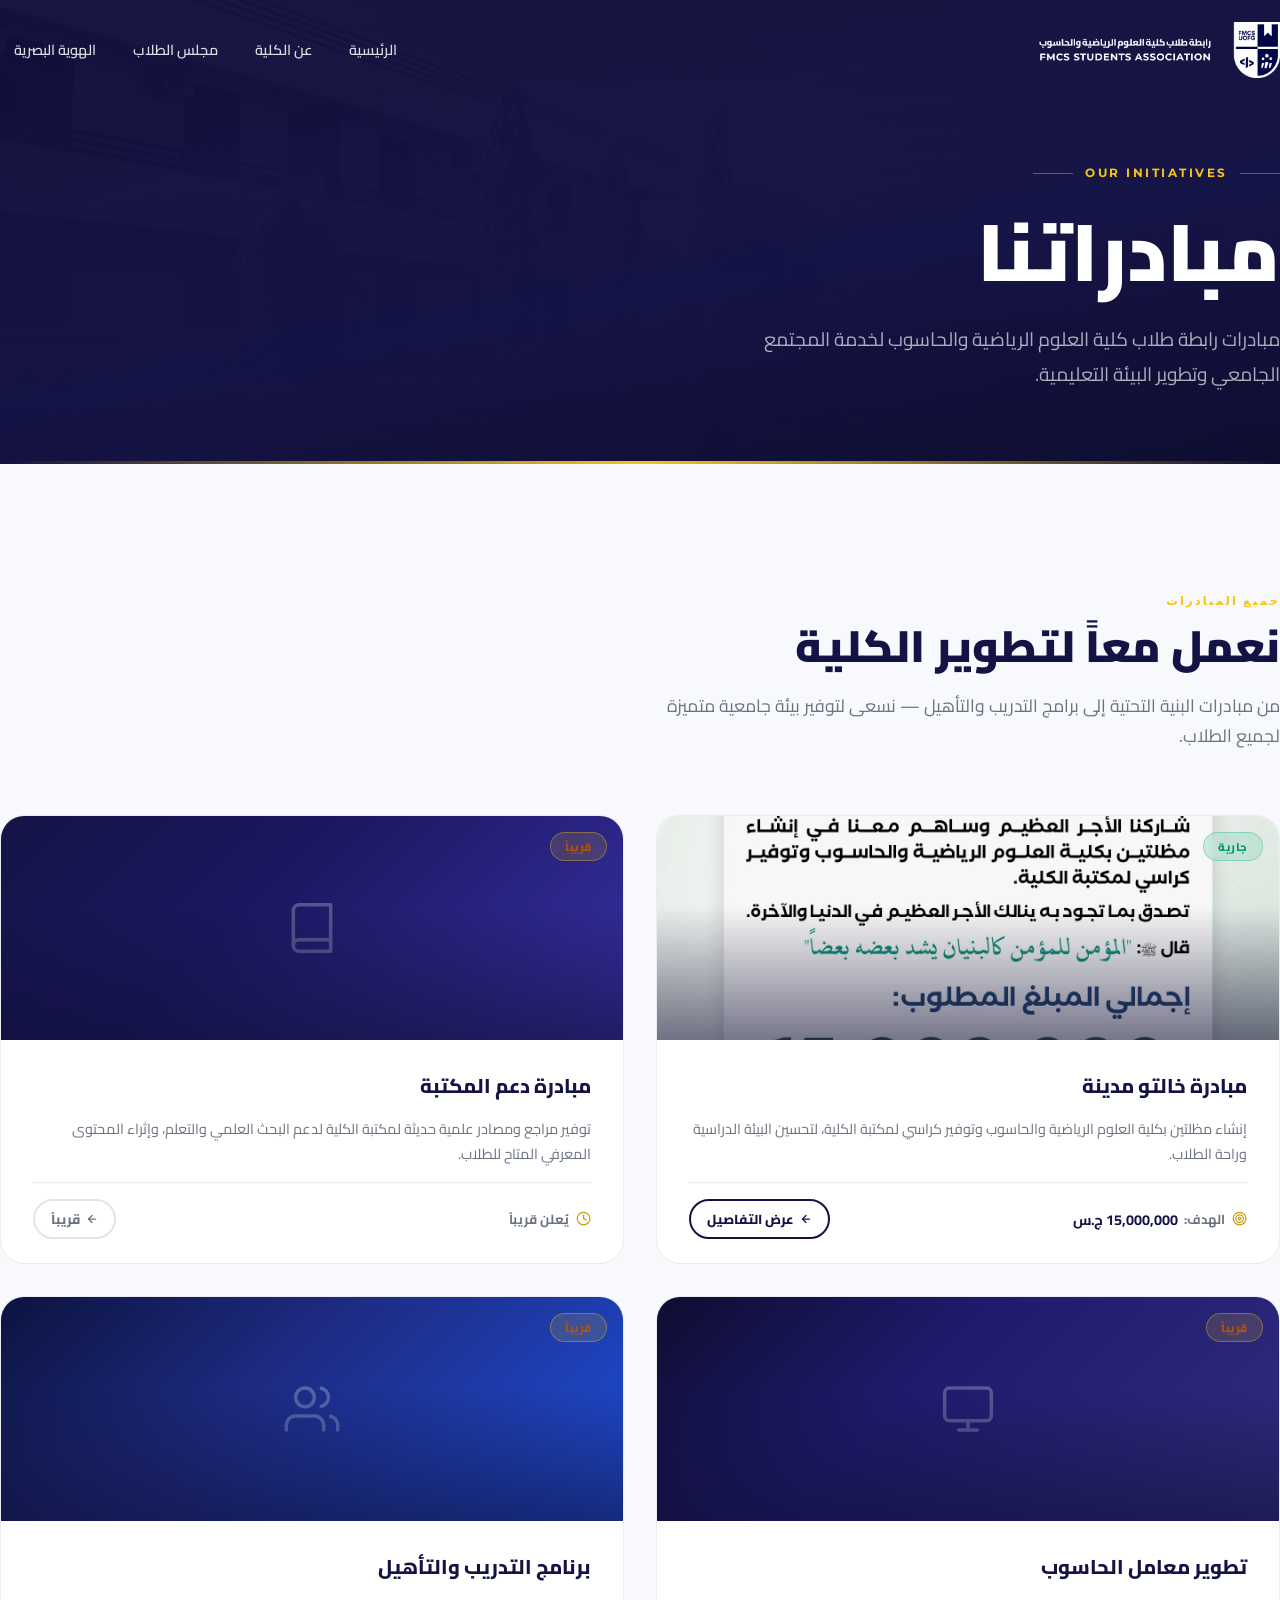
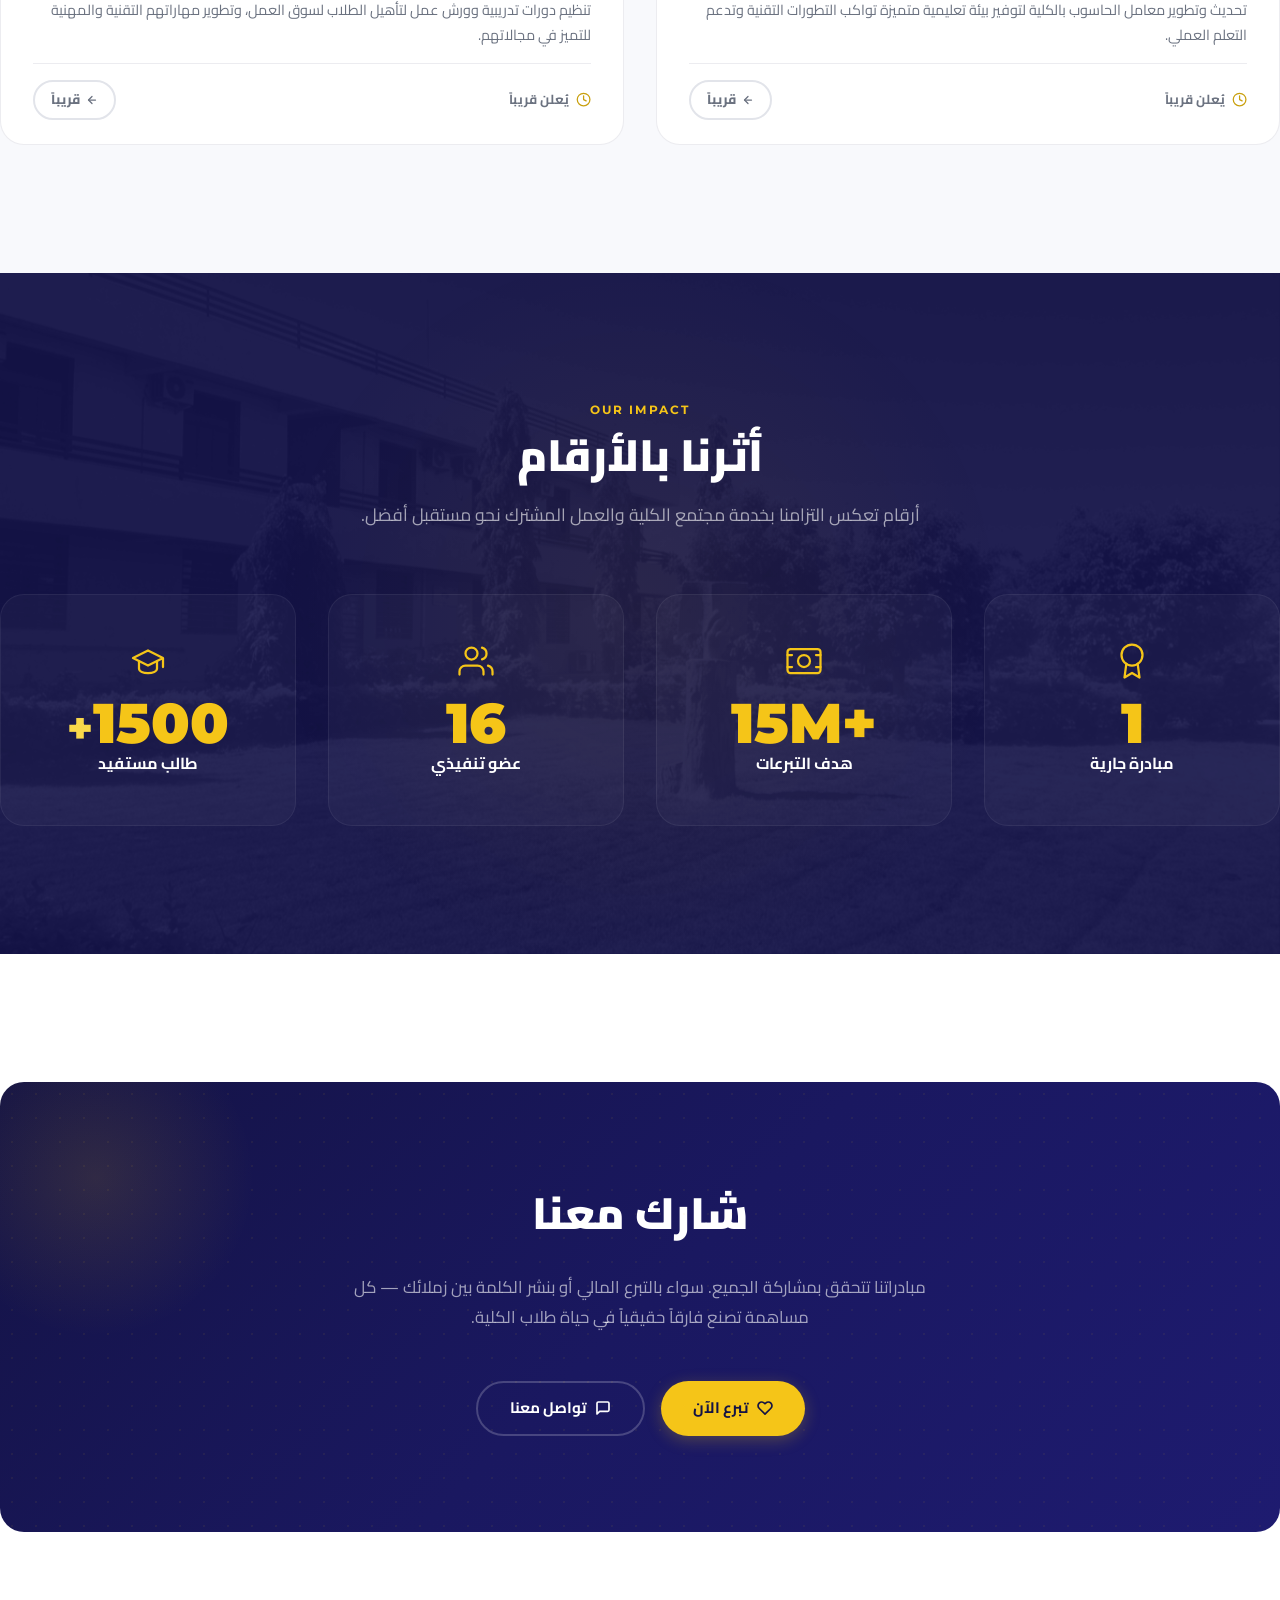
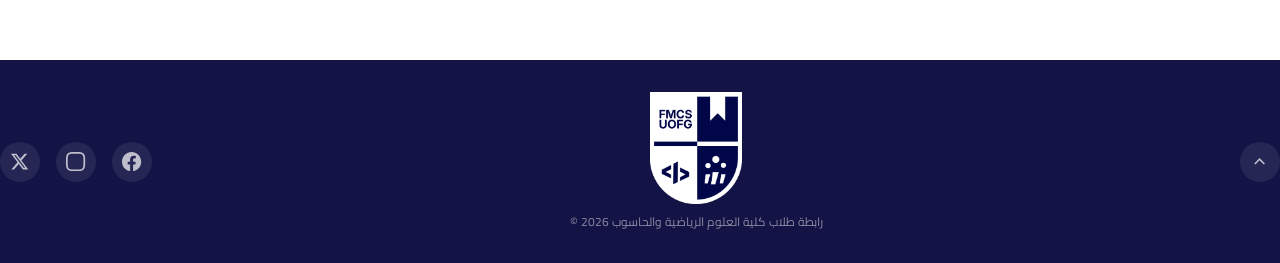
<file: initiatives.html>
<!DOCTYPE html>
<html dir="rtl" lang="ar">

<head>
  <meta charset="UTF-8" />
  <meta name="viewport" content="width=device-width, initial-scale=1.0, viewport-fit=cover" />
  <title>مبادراتنا · رابطة طلاب كلية العلوم الرياضية والحاسوب</title>
  <meta name="description" content="مبادرات رابطة طلاب كلية العلوم الرياضية والحاسوب بجامعة الجزيرة لخدمة المجتمع الجامعي وتطوير البيئة التعليمية.">
  <meta property="og:title" content="مبادراتنا — FMCSA">
  <meta property="og:description" content="مبادرات رابطة طلاب كلية العلوم الرياضية والحاسوب لخدمة المجتمع الجامعي وتطوير البيئة التعليمية.">
  <meta property="og:image" content="Assets/Share.png">
  <meta property="og:type" content="website">
  <meta property="og:locale" content="ar_SD">
  <meta name="twitter:card" content="summary_large_image">
  <meta name="twitter:title" content="مبادراتنا — FMCSA">
  <meta name="twitter:description" content="مبادرات رابطة طلاب كلية العلوم الرياضية والحاسوب لخدمة المجتمع الجامعي.">
  <meta name="twitter:image" content="Assets/Share.png">
  <link rel="icon" type="image/png" href="Assets/White Logo.png" media="(prefers-color-scheme: dark)" />
  <link rel="icon" type="image/png" href="Assets/Blue Logo.png" media="(prefers-color-scheme: light)" />
  <link rel="stylesheet" href="css/shared.css">

  <style>
    /* ══════════════════════════════════════════════════════════════
       INITIATIVES PAGE — Page-specific styles
    ══════════════════════════════════════════════════════════════ */

    /* ── HERO ── */
    .initiatives-hero {
      position: relative;
      padding-top: calc(var(--nav-height) + 4rem);
      padding-bottom: 4.5rem;
      background: var(--navy);
      color: var(--white);
      overflow: hidden;
    }

    .initiatives-hero-bg {
      position: absolute;
      inset: 0;
      background-image: url("Assets/IMG001.webp");
      background-size: cover;
      background-position: center 35%;
      opacity: 0.12;
      mix-blend-mode: luminosity;
    }

    .initiatives-hero-overlay {
      position: absolute;
      inset: 0;
      background: linear-gradient(
        170deg,
        rgba(14, 13, 48, 0.55) 0%,
        rgba(20, 19, 69, 0.92) 60%,
        rgba(14, 13, 48, 1) 100%
      );
    }

    /* Decorative gold accent line at bottom */
    .initiatives-hero::after {
      content: "";
      position: absolute;
      bottom: 0;
      left: 0;
      right: 0;
      height: 3px;
      background: linear-gradient(90deg, transparent, var(--gold), transparent);
    }

    .initiatives-hero .container {
      position: relative;
      z-index: 2;
    }

    .hero-eyebrow {
      font-family: var(--font-en);
      font-size: 0.72rem;
      font-weight: 700;
      letter-spacing: 0.22em;
      text-transform: uppercase;
      color: var(--gold);
      display: flex;
      align-items: center;
      gap: 0.75rem;
      margin-bottom: var(--space-lg);
      white-space: nowrap;
      overflow: hidden;
    }

    .hero-eyebrow::before,
    .hero-eyebrow::after {
      content: "";
      height: 1px;
      width: 2.5rem;
      background: rgba(245, 197, 24, 0.4);
    }

    .initiatives-hero-title {
      font-size: clamp(2.8rem, 7vw, 5rem);
      font-weight: 900;
      line-height: 1.15;
      color: var(--white);
      margin-bottom: var(--space-lg);
    }

    .initiatives-hero-subtitle {
      font-size: clamp(1rem, 2.2vw, 1.2rem);
      color: rgba(255, 255, 255, 0.65);
      line-height: 1.8;
      max-width: 36rem;
    }

    /* ── INITIATIVES GRID SECTION ── */
    .initiatives-section {
      background: var(--off-white);
      padding: var(--space-5xl) 0;
    }

    .initiatives-grid {
      display: grid;
      grid-template-columns: repeat(2, 1fr);
      gap: var(--space-xl);
    }

    /* ── INITIATIVE CARD ── */
    .init-card {
      background: var(--white);
      border: 1px solid var(--border-light);
      border-radius: var(--radius-xl);
      overflow: hidden;
      transition: transform var(--transition-slow), box-shadow var(--transition-slow);
      display: flex;
      flex-direction: column;
    }

    .init-card:hover {
      transform: translateY(-6px);
      box-shadow: var(--shadow-xl);
    }

    /* Card image / visual area */
    .init-card-visual {
      position: relative;
      height: 14rem;
      overflow: hidden;
      flex-shrink: 0;
    }

    .init-card-visual img {
      width: 100%;
      height: 100%;
      object-fit: cover;
      transition: transform 0.6s cubic-bezier(0.16, 1, 0.3, 1);
    }

    .init-card:hover .init-card-visual img {
      transform: scale(1.05);
    }

    /* Placeholder gradient visuals for upcoming cards */
    .init-card-placeholder {
      width: 100%;
      height: 100%;
      display: flex;
      align-items: center;
      justify-content: center;
    }

    .init-card-placeholder.grad-library {
      background: linear-gradient(135deg, #141345 0%, #1a1860 40%, #3730a3 100%);
    }

    .init-card-placeholder.grad-lab {
      background: linear-gradient(135deg, #0e0d30 0%, #1e1b6e 40%, #312e81 100%);
    }

    .init-card-placeholder.grad-training {
      background: linear-gradient(135deg, #0c1340 0%, #1d2a80 40%, #1d4ed8 100%);
    }

    .init-card-placeholder svg {
      width: 3.5rem;
      height: 3.5rem;
      opacity: 0.25;
      color: var(--white);
    }

    /* Gradient overlay on image cards */
    .init-card-visual-overlay {
      position: absolute;
      inset: 0;
      background: linear-gradient(to top, rgba(14, 13, 48, 0.55) 0%, transparent 60%);
    }

    /* Status badge pinned to top-right of visual */
    .init-card-status {
      position: absolute;
      top: var(--space-md);
      right: var(--space-md);
      font-size: 0.7rem;
      font-weight: 800;
      padding: 0.3rem 0.9rem;
      border-radius: var(--radius-full);
      letter-spacing: 0.04em;
    }

    .init-card-status.status-ongoing {
      background: rgba(16, 185, 129, 0.15);
      color: #059669;
      border: 1px solid rgba(16, 185, 129, 0.35);
      backdrop-filter: blur(8px);
      -webkit-backdrop-filter: blur(8px);
    }

    .init-card-status.status-soon {
      background: rgba(245, 197, 24, 0.15);
      color: #b45309;
      border: 1px solid rgba(245, 197, 24, 0.35);
      backdrop-filter: blur(8px);
      -webkit-backdrop-filter: blur(8px);
    }

    /* Card body */
    .init-card-body {
      padding: var(--space-xl) var(--space-xl) var(--space-lg);
      display: flex;
      flex-direction: column;
      gap: var(--space-md);
      flex: 1;
    }

    .init-card-title {
      font-size: 1.25rem;
      font-weight: 800;
      color: var(--navy);
      line-height: 1.4;
    }

    .init-card-desc {
      font-size: 0.9rem;
      color: var(--text-gray);
      line-height: 1.75;
      flex: 1;
    }

    /* Target row */
    .init-card-meta {
      display: flex;
      align-items: center;
      justify-content: space-between;
      padding-top: var(--space-md);
      border-top: 1px solid var(--border-light);
      flex-wrap: wrap;
      gap: var(--space-sm);
    }

    .init-card-target {
      display: flex;
      align-items: center;
      gap: 0.4rem;
      font-size: 0.82rem;
      font-weight: 700;
      color: var(--text-gray);
    }

    .init-card-target svg {
      width: 0.95rem;
      height: 0.95rem;
      color: var(--gold-dark);
    }

    .init-card-target strong {
      color: var(--navy);
      font-size: 0.9rem;
    }

    .init-card-link {
      display: inline-flex;
      align-items: center;
      gap: 0.4rem;
      font-size: 0.82rem;
      font-weight: 800;
      color: var(--navy);
      padding: 0.45rem 1rem;
      border-radius: var(--radius-full);
      border: 2px solid var(--navy);
      transition: background var(--transition-fast), color var(--transition-fast), transform var(--transition-fast);
    }

    .init-card-link:hover {
      background: var(--navy);
      color: var(--white);
      transform: translateY(-1px);
    }

    .init-card-link svg {
      width: 0.75rem;
      height: 0.75rem;
    }

    .init-card-link.disabled {
      color: var(--text-gray);
      border-color: var(--mid-gray);
      cursor: not-allowed;
      pointer-events: none;
    }

    /* ── IMPACT STATS SECTION ── */
    .impact-section {
      background: var(--navy);
      padding: var(--space-5xl) 0;
      position: relative;
      overflow: hidden;
    }

    .impact-section::before {
      content: '';
      position: absolute;
      inset: 0;
      background-image: url('Assets/IMG001.webp');
      background-size: cover;
      background-position: center;
      opacity: 0.08;
      mix-blend-mode: luminosity;
    }

    .impact-section::after {
      content: '';
      position: absolute;
      top: 50%;
      left: 50%;
      transform: translate(-50%, -50%);
      width: 50rem;
      height: 50rem;
      border-radius: 50%;
      background: radial-gradient(circle, rgba(245, 197, 24, 0.06) 0%, transparent 65%);
      pointer-events: none;
    }

    .impact-section .container {
      position: relative;
      z-index: 1;
    }

    .impact-stats-grid {
      display: grid;
      grid-template-columns: repeat(4, 1fr);
      gap: var(--space-xl);
      margin-top: var(--space-3xl);
    }

    .impact-stat {
      text-align: center;
      padding: var(--space-2xl) var(--space-lg);
      border-radius: var(--radius-xl);
      background: rgba(255, 255, 255, 0.03);
      border: 1px solid rgba(255, 255, 255, 0.06);
      transition: background 0.3s ease, border-color 0.3s ease, transform 0.3s ease;
    }

    .impact-stat:hover {
      background: rgba(255, 255, 255, 0.06);
      border-color: rgba(245, 197, 24, 0.15);
      transform: translateY(-3px);
    }

    .impact-stat-icon {
      margin-bottom: var(--space-md);
      display: flex;
      align-items: center;
      justify-content: center;
    }

    .impact-stat-value {
      font-family: var(--font-en);
      font-size: clamp(2.4rem, 4.5vw, 3.5rem);
      font-weight: 900;
      color: var(--gold);
      line-height: 1;
      text-align: center;
      display: block;
    }

    .impact-stat-label {
      font-size: 1rem;
      font-weight: 700;
      color: var(--white);
      margin-top: var(--space-sm);
    }

    .impact-stat-label-en {
      font-family: var(--font-en);
      font-size: 0.7rem;
      font-weight: 600;
      color: rgba(255, 255, 255, 0.35);
      letter-spacing: 0.08em;
      text-transform: uppercase;
      text-align: center;
      margin-top: 0.25rem;
    }

    /* ── CTA SECTION ── */
    .cta-section {
      background: var(--white);
      padding: var(--space-5xl) 0;
    }

    .cta-inner {
      background: linear-gradient(135deg, var(--navy) 0%, var(--navy-light) 50%, #1e1b70 100%);
      border-radius: var(--radius-xl);
      padding: var(--space-4xl) var(--space-3xl);
      text-align: center;
      position: relative;
      overflow: hidden;
    }

    .cta-inner::before {
      content: "";
      position: absolute;
      inset: 0;
      background-image: radial-gradient(rgba(245, 197, 24, 0.06) 1px, transparent 1px);
      background-size: 24px 24px;
    }

    /* Gold glow top-left */
    .cta-inner::after {
      content: "";
      position: absolute;
      top: -4rem;
      left: -4rem;
      width: 20rem;
      height: 20rem;
      background: radial-gradient(circle, rgba(245, 197, 24, 0.12) 0%, transparent 70%);
      pointer-events: none;
    }

    .cta-inner .container {
      position: relative;
      z-index: 1;
    }

    .cta-title {
      font-size: clamp(1.8rem, 4vw, 2.75rem);
      font-weight: 900;
      color: var(--white);
      margin-bottom: var(--space-lg);
    }

    .cta-desc {
      font-size: clamp(0.95rem, 2vw, 1.05rem);
      color: rgba(255, 255, 255, 0.6);
      line-height: 1.8;
      max-width: 36rem;
      margin: 0 auto var(--space-2xl);
    }

    .cta-actions {
      display: flex;
      gap: var(--space-md);
      justify-content: center;
      flex-wrap: wrap;
    }

    /* ── SECTION HEADER TWEAKS ── */
    .initiatives-section-header {
      margin-bottom: var(--space-3xl);
    }

    /* ── RESPONSIVE ── */
    @media (max-width: 900px) {
      .initiatives-grid {
        grid-template-columns: 1fr;
        max-width: 40rem;
        margin: 0 auto;
      }

      .impact-stats-grid {
        grid-template-columns: repeat(2, 1fr);
      }

      .initiatives-section {
        padding: var(--space-4xl) 0;
      }

      .impact-section {
        padding: var(--space-4xl) 0;
      }

      .cta-section {
        padding: var(--space-4xl) 0;
      }
    }

    @media (max-width: 600px) {
      .initiatives-hero {
        padding-top: calc(var(--nav-height) + 2rem);
        padding-bottom: 2.5rem;
      }

      .initiatives-hero-title {
        font-size: clamp(2rem, 9vw, 3rem);
      }

      .initiatives-hero-subtitle {
        font-size: clamp(0.9rem, 3.5vw, 1rem);
      }

      .initiatives-grid {
        gap: var(--space-lg);
        max-width: 100%;
      }

      .init-card-visual {
        height: 11rem;
      }

      .init-card-body {
        padding: var(--space-lg) var(--space-lg) var(--space-md);
      }

      .init-card-title {
        font-size: 1.1rem;
      }

      .init-card-desc {
        font-size: 0.88rem;
      }

      .init-card-link {
        min-height: 44px;
        padding: 0.6rem 1rem;
      }

      .initiatives-section {
        padding: var(--space-3xl) 0;
      }

      .impact-section {
        padding: var(--space-3xl) 0;
      }

      .impact-stats-grid {
        grid-template-columns: repeat(2, 1fr);
        gap: var(--space-lg);
        margin-top: var(--space-2xl);
      }

      .impact-stat {
        padding: var(--space-lg) var(--space-md);
      }

      .impact-stat-icon svg {
        width: 28px;
        height: 28px;
      }

      .impact-stat-value {
        font-size: clamp(1.8rem, 6vw, 2.4rem);
      }

      .impact-stat-label {
        font-size: 0.88rem;
      }

      .cta-section {
        padding: var(--space-3xl) 0;
      }

      .cta-inner {
        padding: var(--space-2xl) var(--space-lg);
        border-radius: var(--radius-lg);
      }

      .cta-title {
        font-size: clamp(1.5rem, 6vw, 2rem);
      }

      .cta-desc {
        font-size: 0.9rem;
        margin-bottom: var(--space-xl);
      }

      .cta-actions {
        flex-direction: column;
        align-items: stretch;
        gap: var(--space-sm);
      }

      .cta-actions .btn {
        width: 100%;
        justify-content: center;
        min-height: 44px;
      }
    }

    @media (max-width: 480px) {
      .initiatives-hero {
        padding-top: calc(var(--nav-height) + 1.5rem);
        padding-bottom: 2rem;
      }

      .initiatives-hero-title {
        font-size: clamp(1.8rem, 8vw, 2.5rem);
      }

      .hero-eyebrow {
        font-size: 0.65rem;
        letter-spacing: 0.14em;
      }

      .init-card-visual {
        height: 9.5rem;
      }

      .init-card-body {
        padding: var(--space-md);
      }

      .initiatives-section-header {
        margin-bottom: var(--space-2xl);
      }

      .impact-stats-grid {
        gap: var(--space-md);
      }

      .impact-stat {
        padding: var(--space-md) var(--space-sm);
      }
    }

    @media (max-width: 380px) {
      .initiatives-hero-title {
        font-size: clamp(1.6rem, 9vw, 2.2rem);
      }

      .impact-stats-grid {
        grid-template-columns: 1fr;
        gap: var(--space-sm);
      }

      .impact-stat-value {
        font-size: clamp(1.6rem, 8vw, 2rem);
      }

      .cta-inner {
        padding: var(--space-xl) var(--space-md);
      }

      .init-card-meta {
        flex-direction: column;
        align-items: flex-start;
      }

      .init-card-link {
        width: 100%;
        justify-content: center;
      }
    }
  </style>
</head>

<body>

  <!-- ══════════════════════════════════════════════════════════════
       HERO SECTION
  ══════════════════════════════════════════════════════════════ -->
  <section class="initiatives-hero" aria-label="مبادراتنا — قسم الترويسة">
    <div class="initiatives-hero-bg" aria-hidden="true"></div>
    <div class="initiatives-hero-overlay" aria-hidden="true"></div>

    <div class="container">
      <p class="hero-eyebrow" aria-hidden="true">OUR INITIATIVES</p>
      <h1 class="initiatives-hero-title">مبادراتنا</h1>
      <p class="initiatives-hero-subtitle">
        مبادرات رابطة طلاب كلية العلوم الرياضية والحاسوب لخدمة المجتمع الجامعي وتطوير البيئة التعليمية.
      </p>
    </div>
  </section>


  <!-- ══════════════════════════════════════════════════════════════
       INITIATIVES GRID
  ══════════════════════════════════════════════════════════════ -->
  <section class="initiatives-section" aria-labelledby="initiatives-heading">
    <div class="container">

      <div class="initiatives-section-header">
        <p class="section-eyebrow reveal">جميع المبادرات</p>
        <h2 class="section-title reveal reveal-delay-1" id="initiatives-heading">نعمل معاً لتطوير الكلية</h2>
        <p class="section-subtitle reveal reveal-delay-2">
          من مبادرات البنية التحتية إلى برامج التدريب والتأهيل — نسعى لتوفير بيئة جامعية متميزة لجميع الطلاب.
        </p>
      </div>

      <div class="initiatives-grid">

        <!-- ── Card 1: مبادرة خالتو مدينة (Real / Ongoing) ── -->
        <article class="init-card reveal" aria-labelledby="init-card-1-title">
          <div class="init-card-visual">
            <img
              src="Assets/مبادرة رابطة الكلية.webp"
              alt="مبادرة خالتو مدينة — إنشاء مظلتين وتوفير كراسي للمكتبة"
              loading="lazy"
            />
            <div class="init-card-visual-overlay" aria-hidden="true"></div>
            <span class="init-card-status status-ongoing" aria-label="حالة المبادرة: جارية">جارية</span>
          </div>
          <div class="init-card-body">
            <h3 class="init-card-title" id="init-card-1-title">مبادرة خالتو مدينة</h3>
            <p class="init-card-desc">
              إنشاء مظلتين بكلية العلوم الرياضية والحاسوب وتوفير كراسي لمكتبة الكلية، لتحسين البيئة الدراسية وراحة الطلاب.
            </p>
            <div class="init-card-meta">
              <div class="init-card-target">
                <svg viewBox="0 0 24 24" fill="none" stroke="currentColor" stroke-width="2" stroke-linecap="round" stroke-linejoin="round" aria-hidden="true">
                  <circle cx="12" cy="12" r="10"/>
                  <circle cx="12" cy="12" r="6"/>
                  <circle cx="12" cy="12" r="2"/>
                </svg>
                الهدف: <strong>15,000,000 ج.س</strong>
              </div>
              <a class="init-card-link" href="M.html" aria-label="عرض تفاصيل مبادرة خالتو مدينة">
                <svg viewBox="0 0 24 24" fill="none" stroke="currentColor" stroke-width="2.5" stroke-linecap="round" stroke-linejoin="round" aria-hidden="true">
                  <line x1="19" y1="12" x2="5" y2="12"/>
                  <polyline points="12 5 5 12 12 19"/>
                </svg>
                عرض التفاصيل
              </a>
            </div>
          </div>
        </article>

        <!-- ── Card 2: مبادرة دعم المكتبة (Coming Soon) ── -->
        <article class="init-card reveal reveal-delay-1" aria-labelledby="init-card-2-title">
          <div class="init-card-visual">
            <div class="init-card-placeholder grad-library" aria-hidden="true">
              <svg viewBox="0 0 24 24" fill="none" stroke="currentColor" stroke-width="1.5" stroke-linecap="round" stroke-linejoin="round" aria-hidden="true">
                <path d="M4 19.5A2.5 2.5 0 0 1 6.5 17H20"/>
                <path d="M6.5 2H20v20H6.5A2.5 2.5 0 0 1 4 19.5v-15A2.5 2.5 0 0 1 6.5 2z"/>
              </svg>
            </div>
            <div class="init-card-visual-overlay" aria-hidden="true"></div>
            <span class="init-card-status status-soon" aria-label="حالة المبادرة: قريباً">قريباً</span>
          </div>
          <div class="init-card-body">
            <h3 class="init-card-title" id="init-card-2-title">مبادرة دعم المكتبة</h3>
            <p class="init-card-desc">
              توفير مراجع ومصادر علمية حديثة لمكتبة الكلية لدعم البحث العلمي والتعلم، وإثراء المحتوى المعرفي المتاح للطلاب.
            </p>
            <div class="init-card-meta">
              <div class="init-card-target" aria-hidden="true">
                <svg viewBox="0 0 24 24" fill="none" stroke="currentColor" stroke-width="2" stroke-linecap="round" stroke-linejoin="round" aria-hidden="true">
                  <circle cx="12" cy="12" r="10"/>
                  <polyline points="12 6 12 12 16 14"/>
                </svg>
                يُعلن قريباً
              </div>
              <span class="init-card-link disabled" aria-label="التفاصيل غير متوفرة حالياً">
                <svg viewBox="0 0 24 24" fill="none" stroke="currentColor" stroke-width="2.5" stroke-linecap="round" stroke-linejoin="round" aria-hidden="true">
                  <line x1="19" y1="12" x2="5" y2="12"/>
                  <polyline points="12 5 5 12 12 19"/>
                </svg>
                قريباً
              </span>
            </div>
          </div>
        </article>

        <!-- ── Card 3: تطوير معامل الحاسوب (Coming Soon) ── -->
        <article class="init-card reveal reveal-delay-2" aria-labelledby="init-card-3-title">
          <div class="init-card-visual">
            <div class="init-card-placeholder grad-lab" aria-hidden="true">
              <svg viewBox="0 0 24 24" fill="none" stroke="currentColor" stroke-width="1.5" stroke-linecap="round" stroke-linejoin="round" aria-hidden="true">
                <rect x="2" y="3" width="20" height="14" rx="2" ry="2"/>
                <line x1="8" y1="21" x2="16" y2="21"/>
                <line x1="12" y1="17" x2="12" y2="21"/>
              </svg>
            </div>
            <div class="init-card-visual-overlay" aria-hidden="true"></div>
            <span class="init-card-status status-soon" aria-label="حالة المبادرة: قريباً">قريباً</span>
          </div>
          <div class="init-card-body">
            <h3 class="init-card-title" id="init-card-3-title">تطوير معامل الحاسوب</h3>
            <p class="init-card-desc">
              تحديث وتطوير معامل الحاسوب بالكلية لتوفير بيئة تعليمية متميزة تواكب التطورات التقنية وتدعم التعلم العملي.
            </p>
            <div class="init-card-meta">
              <div class="init-card-target" aria-hidden="true">
                <svg viewBox="0 0 24 24" fill="none" stroke="currentColor" stroke-width="2" stroke-linecap="round" stroke-linejoin="round" aria-hidden="true">
                  <circle cx="12" cy="12" r="10"/>
                  <polyline points="12 6 12 12 16 14"/>
                </svg>
                يُعلن قريباً
              </div>
              <span class="init-card-link disabled" aria-label="التفاصيل غير متوفرة حالياً">
                <svg viewBox="0 0 24 24" fill="none" stroke="currentColor" stroke-width="2.5" stroke-linecap="round" stroke-linejoin="round" aria-hidden="true">
                  <line x1="19" y1="12" x2="5" y2="12"/>
                  <polyline points="12 5 5 12 12 19"/>
                </svg>
                قريباً
              </span>
            </div>
          </div>
        </article>

        <!-- ── Card 4: برنامج التدريب والتأهيل (Coming Soon) ── -->
        <article class="init-card reveal reveal-delay-3" aria-labelledby="init-card-4-title">
          <div class="init-card-visual">
            <div class="init-card-placeholder grad-training" aria-hidden="true">
              <svg viewBox="0 0 24 24" fill="none" stroke="currentColor" stroke-width="1.5" stroke-linecap="round" stroke-linejoin="round" aria-hidden="true">
                <path d="M17 21v-2a4 4 0 0 0-4-4H5a4 4 0 0 0-4 4v2"/>
                <circle cx="9" cy="7" r="4"/>
                <path d="M23 21v-2a4 4 0 0 0-3-3.87"/>
                <path d="M16 3.13a4 4 0 0 1 0 7.75"/>
              </svg>
            </div>
            <div class="init-card-visual-overlay" aria-hidden="true"></div>
            <span class="init-card-status status-soon" aria-label="حالة المبادرة: قريباً">قريباً</span>
          </div>
          <div class="init-card-body">
            <h3 class="init-card-title" id="init-card-4-title">برنامج التدريب والتأهيل</h3>
            <p class="init-card-desc">
              تنظيم دورات تدريبية وورش عمل لتأهيل الطلاب لسوق العمل، وتطوير مهاراتهم التقنية والمهنية للتميز في مجالاتهم.
            </p>
            <div class="init-card-meta">
              <div class="init-card-target" aria-hidden="true">
                <svg viewBox="0 0 24 24" fill="none" stroke="currentColor" stroke-width="2" stroke-linecap="round" stroke-linejoin="round" aria-hidden="true">
                  <circle cx="12" cy="12" r="10"/>
                  <polyline points="12 6 12 12 16 14"/>
                </svg>
                يُعلن قريباً
              </div>
              <span class="init-card-link disabled" aria-label="التفاصيل غير متوفرة حالياً">
                <svg viewBox="0 0 24 24" fill="none" stroke="currentColor" stroke-width="2.5" stroke-linecap="round" stroke-linejoin="round" aria-hidden="true">
                  <line x1="19" y1="12" x2="5" y2="12"/>
                  <polyline points="12 5 5 12 12 19"/>
                </svg>
                قريباً
              </span>
            </div>
          </div>
        </article>

      </div><!-- /.initiatives-grid -->
    </div><!-- /.container -->
  </section>


  <!-- ══════════════════════════════════════════════════════════════
       IMPACT STATS SECTION
  ══════════════════════════════════════════════════════════════ -->
  <section class="impact-section" aria-labelledby="impact-heading">
    <div class="container">

      <div class="text-center">
        <p class="section-eyebrow reveal" style="justify-content: center; display: flex;">OUR IMPACT</p>
        <h2 class="section-title on-dark reveal reveal-delay-1" id="impact-heading">أثرنا بالأرقام</h2>
        <p class="section-subtitle on-dark reveal reveal-delay-2" style="margin: var(--space-md) auto 0;">
          أرقام تعكس التزامنا بخدمة مجتمع الكلية والعمل المشترك نحو مستقبل أفضل.
        </p>
      </div>

      <div class="impact-stats-grid">

        <div class="impact-stat reveal">
          <span class="impact-stat-icon" aria-hidden="true">
            <svg width="36" height="36" viewBox="0 0 24 24" fill="none" stroke="#F5C518" stroke-width="1.5" stroke-linecap="round" stroke-linejoin="round"><circle cx="12" cy="8" r="7"/><polyline points="8.21 13.89 7 23 12 20 17 23 15.79 13.88"/></svg>
          </span>
          <span class="impact-stat-value">1</span>
          <span class="impact-stat-label">مبادرة جارية</span>
        </div>

        <div class="impact-stat reveal reveal-delay-1">
          <span class="impact-stat-icon" aria-hidden="true">
            <svg width="36" height="36" viewBox="0 0 24 24" fill="none" stroke="#F5C518" stroke-width="1.5" stroke-linecap="round" stroke-linejoin="round"><rect x="1" y="4" width="22" height="16" rx="2"/><circle cx="12" cy="12" r="4"/><line x1="1" y1="8" x2="4" y2="8"/><line x1="20" y1="8" x2="23" y2="8"/><line x1="1" y1="16" x2="4" y2="16"/><line x1="20" y1="16" x2="23" y2="16"/></svg>
          </span>
          <span class="impact-stat-value">+15M</span>
          <span class="impact-stat-label">هدف التبرعات</span>
        </div>

        <div class="impact-stat reveal reveal-delay-2">
          <span class="impact-stat-icon" aria-hidden="true">
            <svg width="36" height="36" viewBox="0 0 24 24" fill="none" stroke="#F5C518" stroke-width="1.5" stroke-linecap="round" stroke-linejoin="round"><path d="M17 21v-2a4 4 0 0 0-4-4H5a4 4 0 0 0-4 4v2"/><circle cx="9" cy="7" r="4"/><path d="M23 21v-2a4 4 0 0 0-3-3.87"/><path d="M16 3.13a4 4 0 0 1 0 7.75"/></svg>
          </span>
          <span class="impact-stat-value">16</span>
          <span class="impact-stat-label">عضو تنفيذي</span>
        </div>

        <div class="impact-stat reveal reveal-delay-3">
          <span class="impact-stat-icon" aria-hidden="true">
            <svg width="36" height="36" viewBox="0 0 24 24" fill="none" stroke="#F5C518" stroke-width="1.5" stroke-linecap="round" stroke-linejoin="round"><path d="M22 10v6M2 10l10-5 10 5-10 5z"/><path d="M6 12v5c0 2 3 3 6 3s6-1 6-3v-5"/></svg>
          </span>
          <span class="impact-stat-value">1500<span style="font-size:0.75em;color:var(--gold-light)">+</span></span>
          <span class="impact-stat-label">طالب مستفيد</span>
        </div>

      </div><!-- /.impact-stats-grid -->
    </div><!-- /.container -->
  </section>


  <!-- ══════════════════════════════════════════════════════════════
       CALL TO ACTION
  ══════════════════════════════════════════════════════════════ -->
  <section class="cta-section" aria-labelledby="cta-heading">
    <div class="container">
      <div class="cta-inner reveal">
        <h2 class="cta-title" id="cta-heading">شارك معنا</h2>
        <p class="cta-desc">
          مبادراتنا تتحقق بمشاركة الجميع. سواء بالتبرع المالي أو بنشر الكلمة بين زملائك — كل مساهمة تصنع فارقاً حقيقياً في حياة طلاب الكلية.
        </p>
        <div class="cta-actions">
          <a class="btn btn-primary" href="M.html" aria-label="تبرع الآن لمبادرة خالتو مدينة">
            <svg viewBox="0 0 24 24" fill="none" stroke="currentColor" stroke-width="2.5" stroke-linecap="round" stroke-linejoin="round" aria-hidden="true" style="width:1rem;height:1rem;">
              <path d="M20.84 4.61a5.5 5.5 0 0 0-7.78 0L12 5.67l-1.06-1.06a5.5 5.5 0 0 0-7.78 7.78l1.06 1.06L12 21.23l7.78-7.78 1.06-1.06a5.5 5.5 0 0 0 0-7.78z"/>
            </svg>
            تبرع الآن
          </a>
          <a class="btn btn-secondary on-dark" href="contact.html" aria-label="تواصل معنا للمزيد من المعلومات">
            <svg viewBox="0 0 24 24" fill="none" stroke="currentColor" stroke-width="2.5" stroke-linecap="round" stroke-linejoin="round" aria-hidden="true" style="width:1rem;height:1rem;">
              <path d="M21 15a2 2 0 0 1-2 2H7l-4 4V5a2 2 0 0 1 2-2h14a2 2 0 0 1 2 2z"/>
            </svg>
            تواصل معنا
          </a>
        </div>
      </div>
    </div>
  </section>


  <script src="js/shared.js"></script>
</body>

</html>
</file>
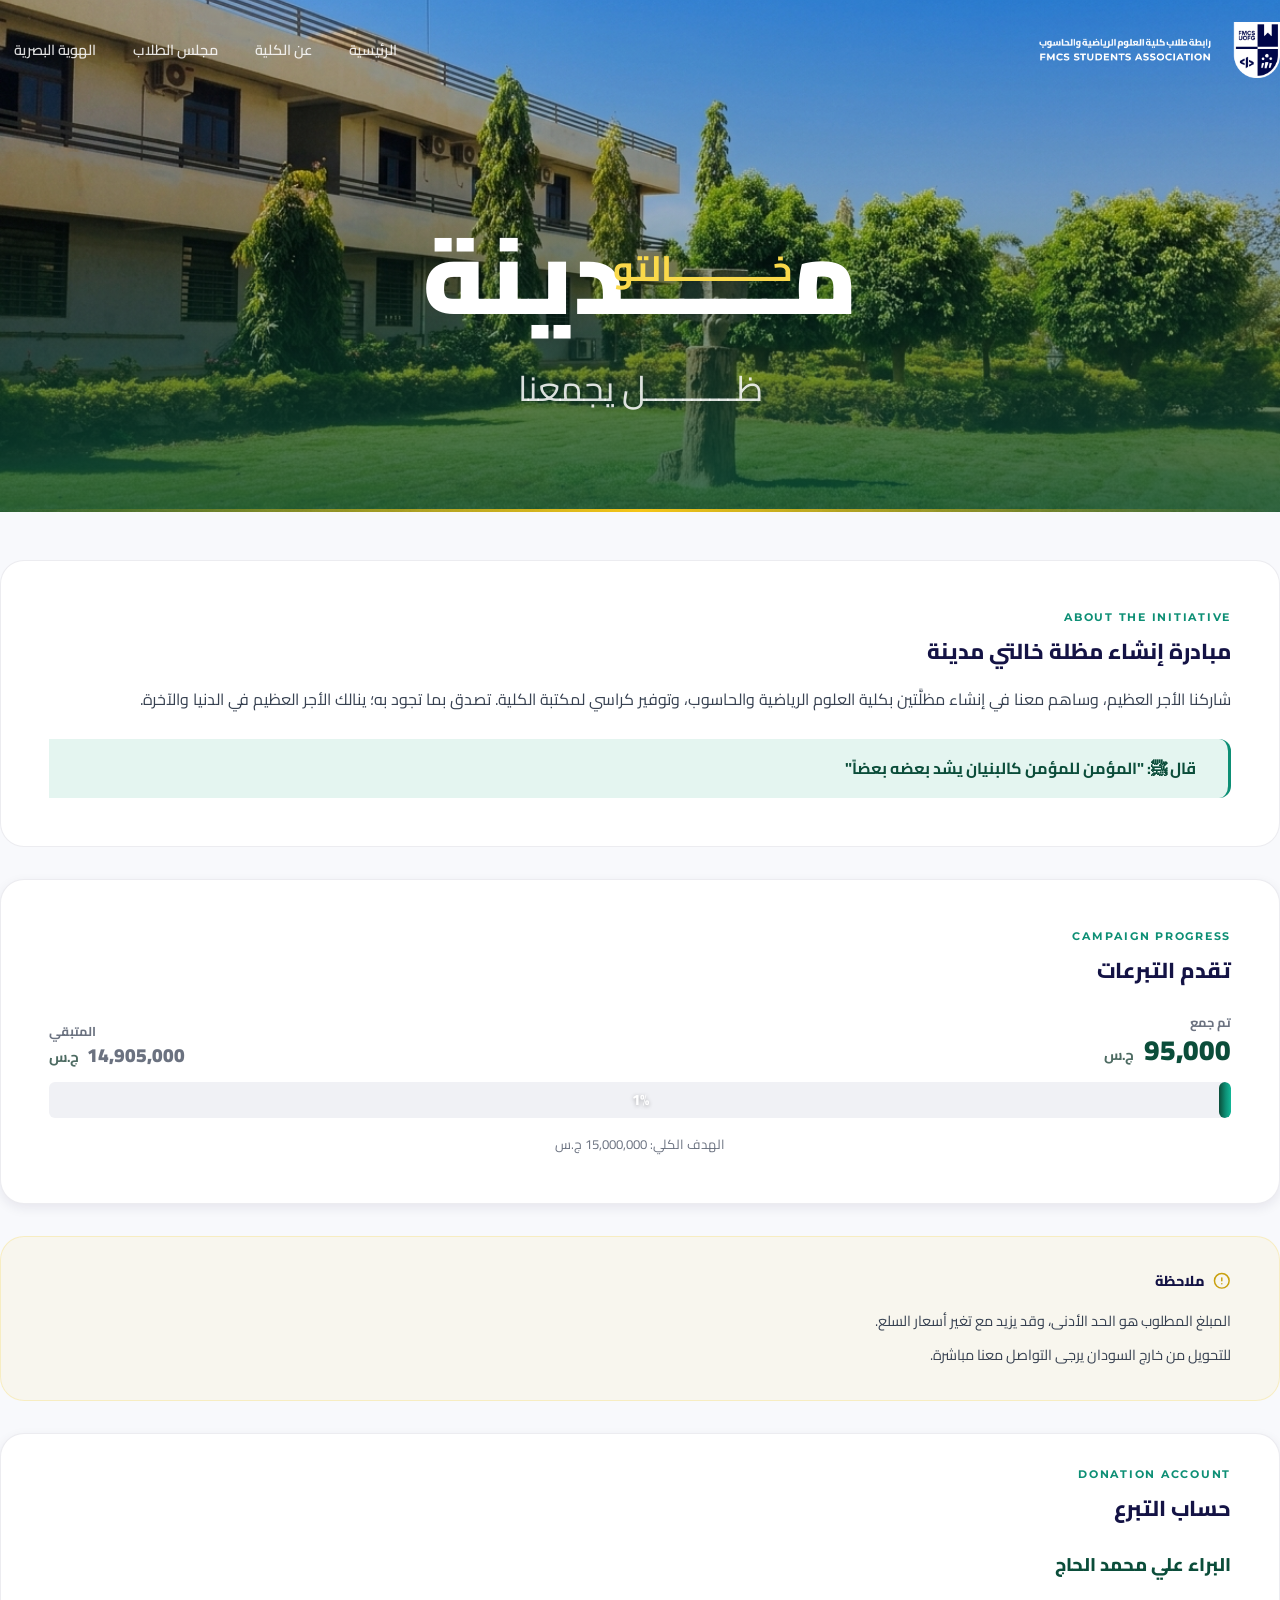
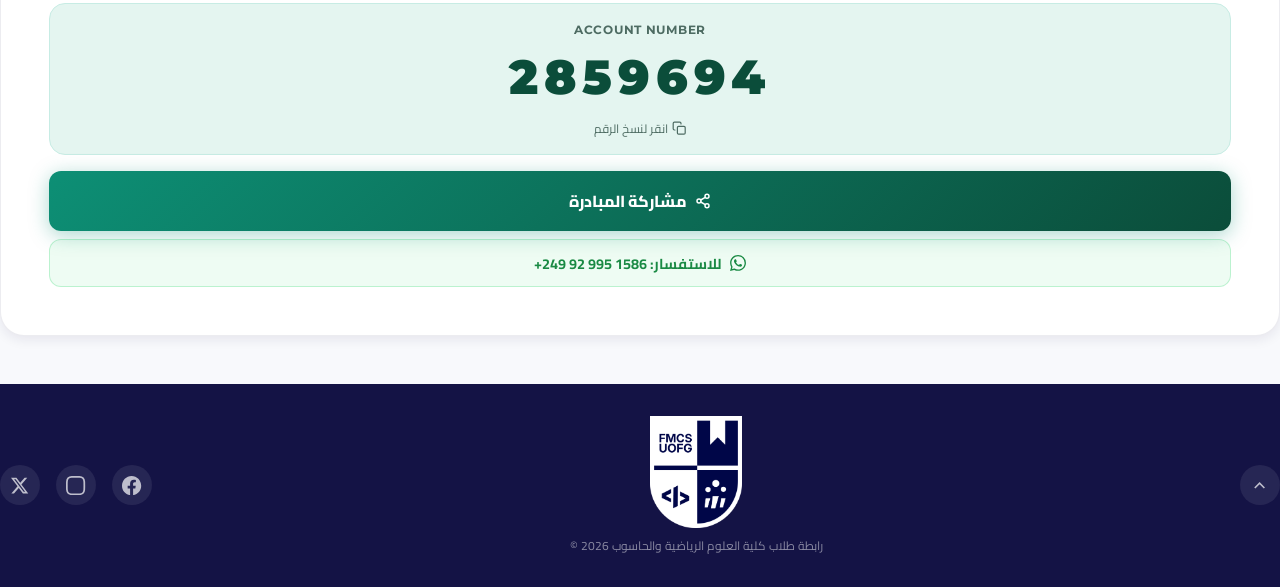
<file: M.html>
<!DOCTYPE html>
<html dir="rtl" lang="ar">

<head>
  <meta charset="UTF-8" />
  <meta name="viewport" content="width=device-width, initial-scale=1.0, viewport-fit=cover" />
  <title>مبادرة خالتو مدينة · رابطة طلاب كلية العلوم الرياضية والحاسوب</title>
  <meta name="description"
    content="مبادرة خالتو مدينة - رابطة طلاب كلية العلوم الرياضية والحاسوب. ساهم في إنشاء مظلة وتوفير كراسي لمكتبة الكلية.">
  <meta property="og:title" content="مبادرة خالتو مدينة — FMCSA">
  <meta property="og:description"
    content="ساهم معنا في إنشاء مظلتين بكلية العلوم الرياضية والحاسوب وتوفير كراسي لمكتبة الكلية">
  <meta property="og:image" content="Assets/Share.png">
  <meta property="og:type" content="website">
  <meta property="og:locale" content="ar_SD">
  <meta name="twitter:card" content="summary_large_image">
  <meta name="twitter:title" content="مبادرة خالتو مدينة — FMCSA">
  <meta name="twitter:description" content="ساهم معنا في إنشاء مظلتين بكلية العلوم الرياضية والحاسوب">
  <meta name="twitter:image" content="Assets/Share.png">
  <link rel="icon" type="image/png" href="Assets/White Logo.png" media="(prefers-color-scheme: dark)" />
  <link rel="icon" type="image/png" href="Assets/Blue Logo.png" media="(prefers-color-scheme: light)" />
  <link rel="stylesheet" href="css/shared.css">

  <style>
    /* ══════════════════════════════════════
       PAGE-LEVEL TOKENS — green initiative palette
    ══════════════════════════════════════ */
    :root {
      --init-forest: #0b4d3a;
      --init-green: #0d8f75;
      --init-green-lt: #12b898;
      --init-mint: #e4f5f0;
      --init-mint-md: #c7ece4;
      --init-muted: #4d6b62;
    }

    /* ══════════════════════════════════════
       HERO
    ══════════════════════════════════════ */
    .init-hero {
      position: relative;
      min-height: 32rem;
      display: flex;
      align-items: flex-end;
      background-color: var(--init-forest);
      background-image: url("Assets/IMG001.webp");
      background-size: cover;
      background-position: center 40%;
      overflow: hidden;
    }

    .init-hero::before {
      content: "";
      position: absolute;
      inset: 0;
      background: linear-gradient(to bottom,
          rgba(0, 0, 0, 0.1) 0%,
          rgba(0, 0, 0, 0.2) 40%,
          rgba(11, 77, 58, 0.82) 100%);
      z-index: 0;
    }

    /* Gold accent line at bottom */
    .init-hero::after {
      content: "";
      position: absolute;
      bottom: 0;
      left: 0;
      right: 0;
      height: 3px;
      background: linear-gradient(90deg, transparent, var(--gold), transparent);
      z-index: 2;
    }

    .init-hero .container {
      position: relative;
      z-index: 1;
      padding-bottom: var(--space-3xl);
      padding-top: calc(var(--nav-height, 4.5rem) + 2rem);
    }

    .init-hero-badge {
      display: inline-flex;
      align-items: center;
      gap: var(--space-sm);
      font-family: var(--font-en);
      font-size: 0.72rem;
      font-weight: 700;
      letter-spacing: 0.18em;
      text-transform: uppercase;
      color: var(--gold);
      background: rgba(245, 197, 24, 0.12);
      border: 1px solid rgba(245, 197, 24, 0.25);
      padding: 0.4rem 1rem;
      border-radius: var(--radius-full);
      margin-bottom: var(--space-lg);
    }

    .init-hero-badge svg {
      width: 0.8rem;
      height: 0.8rem;
    }

    /* The custom hero title: مـ ــ ـدينة with خالتو floating above */
    .init-hero-title {
      display: flex;
      align-items: flex-end;
      direction: rtl;
      line-height: 1;
      margin-bottom: var(--space-md);
      gap: 0;
    }

    .init-hero-title .part {
      font-size: clamp(3.5rem, 10vw, 6.5rem);
      font-weight: 900;
      color: var(--white);
      line-height: 1;
    }

    .init-hero-title .mid {
      position: relative;
      display: inline-flex;
      align-items: flex-end;
    }

    .init-hero-title .mid .dash {
      font-size: clamp(3.5rem, 10vw, 6.5rem);
      font-weight: 900;
      color: var(--white);
      line-height: 1;
      letter-spacing: -0.05em;
    }

    .init-hero-title .mid .khalto {
      position: absolute;
      bottom: 40%;
      left: 82.55%;
      transform: translateX(-50%);
      font-size: clamp(1.2rem, 3.8vw, 2.2rem);
      font-weight: 700;
      color: var(--gold-light);
      white-space: nowrap;
    }

    .init-hero-subtitle {
      text-align: center;
      font-size: clamp(1.2rem, 3.8vw, 2.2rem);
      color: rgba(255, 255, 255, 0.85);
      margin: var(--space-xl) 0;
    }

    .init-hero-actions {
      display: flex;
      gap: var(--space-md);
      flex-wrap: wrap;
    }

    .btn-green {
      display: inline-flex;
      align-items: center;
      gap: var(--space-sm);
      background: linear-gradient(135deg, var(--init-green), var(--init-forest));
      color: var(--white);
      font-family: var(--font-ar);
      font-size: 0.95rem;
      font-weight: 800;
      padding: 0.85rem 2rem;
      border-radius: var(--radius-full);
      border: none;
      cursor: pointer;
      text-decoration: none;
      transition: transform var(--transition-fast), box-shadow var(--transition-fast);
      box-shadow: 0 4px 20px rgba(13, 143, 117, 0.35);
    }

    .btn-green:hover {
      transform: translateY(-2px);
      box-shadow: 0 8px 28px rgba(13, 143, 117, 0.5);
    }

    .btn-green svg {
      width: 1rem;
      height: 1rem;
    }

    /* ══════════════════════════════════════
       MAIN CONTENT GRID
    ══════════════════════════════════════ */
    .init-main {
      padding: var(--space-2xl) 0;
      background: var(--off-white);
    }

    .init-grid {
      display: grid;
      grid-template-columns: 1fr;
      gap: var(--space-2xl);
      align-items: start;
    }

    /* ── Left column: description + note ── */
    .init-col-info {
      display: flex;
      flex-direction: column;
      gap: var(--space-xl);
    }

    .init-section-card {
      background: var(--white);
      border: 1px solid var(--border-light);
      border-radius: var(--radius-xl);
      padding: var(--space-2xl);
    }

    .init-card-eyebrow {
      font-family: var(--font-en);
      font-size: 0.68rem;
      font-weight: 700;
      letter-spacing: 0.16em;
      text-transform: uppercase;
      color: var(--init-green);
      margin-bottom: var(--space-sm);
    }

    .init-card-title {
      font-size: 1.35rem;
      font-weight: 800;
      color: var(--navy);
      margin-bottom: var(--space-md);
    }

    .init-card-body {
      font-size: 1rem;
      color: var(--dark-gray);
      line-height: 1.85;
      text-align: justify;
    }

    .init-card-body+.init-card-body {
      margin-top: var(--space-md);
    }

    .init-hadith {
      margin-top: var(--space-lg);
      padding: var(--space-md) var(--space-xl);
      background: var(--init-mint);
      border-right: 3px solid var(--init-green);
      border-radius: 0 var(--radius-md) var(--radius-md) 0;
      font-size: 1rem;
      font-weight: 700;
      color: var(--init-forest);
      line-height: 1.7;
    }

    .init-note-card {
      background: rgba(245, 197, 24, 0.06);
      border: 1px solid rgba(245, 197, 24, 0.2);
      border-radius: var(--radius-xl);
      padding: var(--space-xl) var(--space-2xl);
    }

    .init-note-header {
      display: flex;
      align-items: center;
      gap: var(--space-sm);
      font-size: 0.9rem;
      font-weight: 800;
      color: var(--navy);
      margin-bottom: var(--space-md);
    }

    .init-note-header svg {
      width: 1.1rem;
      height: 1.1rem;
      color: var(--gold-dark);
      flex-shrink: 0;
    }

    .init-note-body {
      font-size: 0.9rem;
      color: var(--dark-gray);
      line-height: 1.8;
    }

    /* ── Right column: progress + donation ── */
    .init-col-action {
      display: flex;
      flex-direction: column;
      gap: var(--space-xl);
      position: sticky;
      top: calc(var(--nav-height) + var(--space-xl));
    }

    /* Progress card */
    .init-progress-card {
      background: var(--white);
      border: 1px solid var(--border-light);
      border-radius: var(--radius-xl);
      padding: var(--space-2xl);
      box-shadow: var(--shadow-md);
    }

    .init-progress-header {
      display: flex;
      justify-content: space-between;
      align-items: flex-end;
      margin-bottom: var(--space-md);
    }

    .init-progress-label {
      font-size: 0.8rem;
      font-weight: 700;
      color: var(--text-muted);
      margin-bottom: 0.2rem;
    }

    .init-amount-value {
      font-size: 1.75rem;
      font-weight: 900;
      color: var(--init-forest);
      line-height: 1.1;
    }

    .init-amount-unit {
      font-size: 0.9rem;
      font-weight: 700;
      color: var(--init-muted);
      margin-right: 0.25rem;
    }

    .init-remain-block {
      text-align: left;
    }

    .init-remain-block .init-amount-value {
      font-size: 1.2rem;
      color: var(--text-muted);
    }

    /* Progress bar */
    .init-bar-wrap {
      background: var(--light-gray);
      height: 2.25rem;
      border-radius: var(--radius-sm);
      overflow: hidden;
      position: relative;
      margin: var(--space-md) 0;
    }

    .init-bar {
      width: 1%;
      height: 100%;
      background: linear-gradient(90deg, var(--init-forest) 0%, var(--init-green) 55%, var(--init-green-lt) 100%);
      border-radius: var(--radius-full);
      position: relative;
      transition: width 0.05s linear;
    }

    /* shimmer sweep */
    .init-bar::after {
      content: "";
      position: absolute;
      top: 0;
      right: -60%;
      width: 50%;
      height: 100%;
      background: linear-gradient(90deg, transparent, rgba(255, 255, 255, 0.28), transparent);
      animation: m-shimmer 2.2s ease-in-out infinite;
    }

    @keyframes m-shimmer {
      0% {
        right: -60%;
      }

      100% {
        right: 120%;
      }
    }

    .init-bar.done {
      animation: m-glow 2s ease-in-out infinite alternate;
    }

    @keyframes m-glow {
      from {
        box-shadow: 0 0 6px rgba(13, 143, 117, .4), 0 0 14px rgba(13, 143, 117, .15);
      }

      to {
        box-shadow: 0 0 14px rgba(13, 143, 117, .7), 0 0 32px rgba(13, 143, 117, .35);
      }
    }

    .init-bar-text {
      position: absolute;
      inset: 0;
      display: flex;
      align-items: center;
      justify-content: center;
      font-size: 0.95rem;
      font-weight: 800;
      color: var(--white);
      text-shadow: 0 1px 4px rgba(0, 0, 0, 0.3);
      z-index: 1;
    }

    .init-goal-note {
      text-align: center;
      font-size: 0.82rem;
      color: var(--text-muted);
      margin-top: var(--space-sm);
    }

    /* Donation card */
    .init-donation-card {
      background: var(--white);
      border: 1px solid var(--border-light);
      border-radius: var(--radius-xl);
      overflow: hidden;
      box-shadow: var(--shadow-md);
    }

    .init-donation-top {
      background: linear-gradient(135deg, var(--init-forest), var(--navy));
      padding: var(--space-xl) var(--space-2xl);
      text-align: center;
    }

    .init-donation-top-label {
      font-size: 0.75rem;
      font-weight: 700;
      letter-spacing: 0.1em;
      text-transform: uppercase;
      font-family: var(--font-en);
      color: rgba(255, 255, 255, 0.6);
      margin-bottom: var(--space-sm);
    }

    .init-donation-top-title {
      font-size: 1.1rem;
      font-weight: 800;
      color: var(--white);
    }

    .init-donation-body {
      padding: var(--space-xl) var(--space-2xl) var(--space-2xl);
      display: flex;
      flex-direction: column;
      gap: var(--space-md);
    }

    .init-account-label {
      font-size: 0.82rem;
      font-weight: 700;
      color: var(--text-muted);
    }

    .init-account-name {
      font-size: 1.15rem;
      font-weight: 800;
      color: var(--init-forest);
      margin-bottom: var(--space-sm);
    }

    /* The big copy-able account number */
    .init-account-num-wrap {
      background: var(--init-mint);
      border: 1.5px solid var(--init-mint-md);
      border-radius: var(--radius-lg);
      padding: var(--space-md) var(--space-xl);
      text-align: center;
    }

    .init-account-num-sub {
      font-size: 0.75rem;
      font-weight: 700;
      color: var(--init-muted);
      margin-bottom: 0.35rem;
      letter-spacing: 0.06em;
      font-family: var(--font-en);
      text-transform: uppercase;
    }

    /* The copyable button IS the big number */
    #bankCopy {
      display: block;
      width: 100%;
      background: transparent;
      border: none;
      font-family: var(--font-en);
      font-size: clamp(2rem, 6vw, 3rem);
      font-weight: 900;
      letter-spacing: 0.12em;
      color: var(--init-forest);
      cursor: pointer;
      transition: transform var(--transition-fast), color var(--transition-fast);
      padding: 0.25rem 0;
      line-height: 1.2;
    }

    #bankCopy:hover {
      transform: scale(1.04);
      color: var(--init-green);
    }

    #bankCopy.done {
      font-size: 1.5rem;
      color: var(--init-forest);
      background: rgba(13, 143, 117, 0.12);
      border-radius: var(--radius-md);
      padding: 0.5rem;
      letter-spacing: 0;
    }

    .init-copy-hint {
      display: flex;
      align-items: center;
      justify-content: center;
      gap: var(--space-xs);
      font-size: 0.75rem;
      color: var(--init-muted);
      margin-top: var(--space-sm);
    }

    .init-copy-hint svg {
      width: 0.9rem;
      height: 0.9rem;
    }

    /* Share + contact buttons */
    .init-btn-row {
      display: flex;
      flex-direction: column;
      gap: var(--space-sm);
    }

    .init-share-btn {
      display: flex;
      align-items: center;
      justify-content: center;
      gap: var(--space-sm);
      background: linear-gradient(135deg, var(--init-green), var(--init-forest));
      color: var(--white);
      font-family: var(--font-ar);
      font-size: 1rem;
      font-weight: 800;
      padding: 0.95rem;
      border: none;
      border-radius: var(--radius-md);
      cursor: pointer;
      box-shadow: 0 4px 20px rgba(13, 143, 117, .35);
      transition: transform var(--transition-fast), box-shadow var(--transition-fast);
      position: relative;
      overflow: hidden;
    }

    .init-share-btn::before {
      content: "";
      position: absolute;
      inset: 0;
      background: linear-gradient(90deg, transparent, rgba(255, 255, 255, 0.1), transparent);
      transform: translateX(-100%);
      transition: transform 0.45s;
    }

    .init-share-btn:hover {
      transform: translateY(-2px);
      box-shadow: 0 8px 28px rgba(13, 143, 117, .48);
    }

    .init-share-btn:hover::before {
      transform: translateX(100%);
    }

    .init-share-btn:active {
      transform: translateY(0) scale(0.98);
    }

    .init-share-btn svg {
      width: 1rem;
      height: 1rem;
      flex-shrink: 0;
    }

    .init-wa-link {
      display: flex;
      align-items: center;
      justify-content: center;
      gap: var(--space-sm);
      background: rgba(37, 211, 102, 0.08);
      border: 1px solid rgba(37, 211, 102, 0.25);
      color: #1a8a44;
      font-family: var(--font-ar);
      font-size: 0.9rem;
      font-weight: 700;
      padding: 0.7rem;
      border-radius: var(--radius-md);
      text-decoration: none;
      transition: background var(--transition-fast), border-color var(--transition-fast);
    }

    .init-wa-link:hover {
      background: rgba(37, 211, 102, 0.15);
      border-color: rgba(37, 211, 102, 0.45);
    }

    .init-wa-link svg {
      width: 1rem;
      height: 1rem;
    }

    /* ══════════════════════════════════════
       SHARE OVERLAY + BOTTOM SHEET
    ══════════════════════════════════════ */
    #initOverlay {
      display: none;
      position: fixed;
      inset: 0;
      background: rgba(11, 30, 20, 0.55);
      backdrop-filter: blur(4px);
      -webkit-backdrop-filter: blur(4px);
      z-index: 1200;
      opacity: 0;
      transition: opacity 0.28s;
    }

    #initOverlay.on {
      opacity: 1;
    }

    #initSheet {
      display: none;
      position: fixed;
      bottom: 0;
      left: 50%;
      transform: translateX(-50%) translateY(110%);
      width: min(500px, 100%);
      background: var(--off-white);
      border-radius: 1.75rem 1.75rem 0 0;
      padding: 0 var(--space-xl) calc(var(--space-2xl) + env(safe-area-inset-bottom));
      z-index: 1300;
      box-shadow: 0 -8px 48px rgba(0, 0, 0, .22);
      transition: transform 0.38s cubic-bezier(0.34, 1.1, 0.64, 1);
      direction: rtl;
    }

    #initSheet.dragging {
      transition: none;
    }

    #initSheet.on {
      transform: translateX(-50%) translateY(0);
    }

    .sheet-pill {
      width: 2.8rem;
      height: 0.3rem;
      background: var(--mid-gray);
      border-radius: var(--radius-full);
      margin: var(--space-md) auto var(--space-lg);
    }

    .sheet-head {
      text-align: center;
      margin-bottom: var(--space-xl);
    }

    .sheet-title {
      font-size: 1.1rem;
      font-weight: 800;
      color: var(--navy);
    }

    /* Copy-link row */
    .copy-row {
      display: flex;
      align-items: center;
      gap: var(--space-sm);
      background: #f0f5f2;
      border: 1.5px solid #c5ddd8;
      border-radius: var(--radius-md);
      padding: 0.4rem 0.4rem 0.4rem 0.7rem;
      margin-bottom: var(--space-xl);
      direction: ltr;
    }

    .copy-row input {
      flex: 1;
      border: none;
      background: transparent;
      font-size: 0.82rem;
      color: var(--init-forest);
      font-family: monospace;
      outline: none;
      min-width: 0;
    }

    .copy-row-btn {
      flex-shrink: 0;
      background: var(--init-green);
      color: var(--white);
      border: none;
      border-radius: var(--radius-sm);
      padding: 0.45rem 0.9rem;
      font-size: 0.88rem;
      font-family: var(--font-ar);
      cursor: pointer;
      display: flex;
      align-items: center;
      gap: 0.3rem;
      transition: background var(--transition-fast);
    }

    .copy-row-btn.done {
      background: var(--init-forest);
    }

    .copy-row-btn:hover {
      opacity: 0.85;
    }

    .or-divider {
      display: flex;
      align-items: center;
      gap: var(--space-sm);
      color: var(--text-muted);
      font-size: 0.8rem;
      margin-bottom: var(--space-xl);
    }

    .or-divider::before,
    .or-divider::after {
      content: "";
      flex: 1;
      height: 1px;
      background: var(--mid-gray);
    }

    .socials {
      display: flex;
      justify-content: center;
      gap: var(--space-md);
      flex-wrap: wrap;
    }

    .soc {
      display: flex;
      flex-direction: column;
      align-items: center;
      gap: 0.4rem;
      text-decoration: none;
      cursor: pointer;
    }

    .soc-ring {
      width: 3.25rem;
      height: 3.25rem;
      border-radius: var(--radius-full);
      overflow: hidden;
      box-shadow: var(--shadow-md);
      transition: transform var(--transition-fast), box-shadow var(--transition-fast);
      display: flex;
      align-items: center;
      justify-content: center;
    }

    .soc:hover .soc-ring {
      transform: translateY(-4px);
      box-shadow: var(--shadow-lg);
    }

    .soc-ring.dl {
      background: #f0f5f2;
      border: 1.5px solid #c5ddd8;
    }

    .soc span {
      font-size: 0.72rem;
      color: var(--text-muted);
    }

    /* ══════════════════════════════════════
       RESPONSIVE
    ══════════════════════════════════════ */
    @media (max-width: 900px) {
      .init-grid {
        grid-template-columns: 1fr;
      }

      .init-col-action {
        position: static;
      }

      .init-hero {
        min-height: 26rem;
      }

      .init-main {
        padding: var(--space-3xl) 0;
      }
    }

    @media (max-width: 600px) {
      .init-hero {
        min-height: 20rem;
      }

      /* Hero padding-top clears fixed nav (nav shrinks to 3.75rem at 600px) */
      .init-hero .container {
        padding-top: calc(var(--nav-height) + 1.5rem);
        padding-bottom: var(--space-2xl);
      }

      .init-hero-title .part {
        font-size: clamp(2.8rem, 11vw, 4rem);
      }

      .init-hero-title .mid .dash {
        font-size: clamp(2.8rem, 11vw, 4rem);
      }

      /* Prevent khalto label from overflowing at small sizes */
      .init-hero-title .mid .khalto {
        font-size: clamp(1rem, 3.5vw, 1.6rem);
        white-space: nowrap;
      }

      .init-hero-subtitle {
        font-size: clamp(1rem, 4vw, 1.4rem);
        margin: var(--space-md) 0;
      }

      .init-hero-actions {
        gap: var(--space-sm);
      }

      .btn-green {
        padding: 0.75rem 1.5rem;
        font-size: 0.9rem;
        min-height: 44px;
      }

      .init-main {
        padding: var(--space-2xl) 0;
      }

      .init-grid {
        gap: var(--space-lg);
      }

      /* Reduce card padding on mobile */
      .init-section-card {
        padding: var(--space-lg);
      }

      .init-note-card {
        padding: var(--space-lg);
      }

      .init-card-title {
        font-size: 1.15rem;
      }

      .init-card-body {
        font-size: 0.92rem;
      }

      .init-hadith {
        padding: var(--space-sm) var(--space-lg);
        font-size: 0.95rem;
      }

      /* Progress card */
      .init-progress-card {
        padding: var(--space-lg);
      }

      .init-progress-header {
        flex-wrap: wrap;
        gap: var(--space-sm);
      }

      #bankCopy {
        font-size: clamp(1.8rem, 8vw, 2.4rem);
        letter-spacing: 0.08em;
      }

      .init-amount-value {
        font-size: 1.4rem;
      }

      /* Donation card */
      .init-donation-top {
        padding: var(--space-lg);
      }

      .init-donation-body {
        padding: var(--space-lg);
      }

      /* Ensure WhatsApp button and share button meet 44px touch target */
      .init-share-btn {
        min-height: 44px;
        padding: 0.85rem;
      }

      .init-wa-link {
        min-height: 44px;
        padding: 0.85rem;
        font-size: 0.88rem;
      }

      /* Copy row for small screens */
      .copy-row {
        flex-wrap: nowrap;
        overflow: hidden;
      }

      .copy-row input {
        font-size: 0.75rem;
        min-width: 0;
      }
    }

    @media (max-width: 480px) {
      .init-hero {
        min-height: 18rem;
      }

      .init-hero-title .part {
        font-size: clamp(2.4rem, 12vw, 3.5rem);
      }

      .init-hero-title .mid .dash {
        font-size: clamp(2.4rem, 12vw, 3.5rem);
      }

      .init-hero-title .mid .khalto {
        font-size: clamp(0.9rem, 3.2vw, 1.3rem);
      }

      .init-hero-actions {
        flex-direction: column;
        align-items: stretch;
      }

      .btn-green,
      .init-hero-actions .btn {
        width: 100%;
        justify-content: center;
        min-height: 44px;
      }

      .init-account-num-wrap {
        padding: var(--space-sm) var(--space-md);
      }

      #bankCopy {
        font-size: clamp(1.6rem, 9vw, 2rem);
        letter-spacing: 0.06em;
      }

      /* Share sheet social icons tighter gap */
      .socials {
        gap: var(--space-sm);
      }

      .soc-ring {
        width: 2.85rem;
        height: 2.85rem;
      }
    }

    @media (max-width: 380px) {
      .init-hero .container {
        padding-top: calc(var(--nav-height) + 1rem);
        padding-bottom: var(--space-xl);
      }

      .init-hero-title .part {
        font-size: clamp(2rem, 12vw, 3rem);
      }

      .init-hero-title .mid .dash {
        font-size: clamp(2rem, 12vw, 3rem);
      }

      .init-hero-title .mid .khalto {
        font-size: clamp(0.8rem, 3vw, 1.1rem);
      }

      #bankCopy {
        font-size: 1.5rem;
        letter-spacing: 0.04em;
      }

      .init-section-card,
      .init-note-card {
        padding: var(--space-md);
      }

      .init-progress-card {
        padding: var(--space-md);
      }

      .init-donation-top,
      .init-donation-body {
        padding: var(--space-md);
      }

      .socials {
        gap: var(--space-xs);
      }

      .soc-ring {
        width: 2.5rem;
        height: 2.5rem;
      }

      .soc span {
        font-size: 0.65rem;
      }

      /* Progress bar text readability on tiny screens */
      .init-bar-text {
        font-size: 0.82rem;
      }

      .init-progress-header {
        flex-direction: column;
        align-items: flex-start;
        gap: var(--space-sm);
      }

      .init-remain-block {
        text-align: right;
      }
    }

    @media (max-height: 500px) and (orientation: landscape) {
      .init-hero {
        min-height: 16rem;
      }

      .init-hero .container {
        padding-top: calc(var(--nav-height) + 1rem);
        padding-bottom: var(--space-lg);
      }
    }
  </style>
</head>

<body>

  <!-- ══════════════════════
       HERO
  ══════════════════════ -->
  <section class="init-hero" aria-label="مبادرة خالتو مدينة">
    <div class="container">

      <div class="init-hero-title">
        <span class="part">مـ</span>
        <span class="mid">
          <span class="khalto">خـــــــــــالتو</span>
          <span class="dash">ـــــ</span>
          <span class="part">ـدينة</span>
        </span>
      </div>

      <p class="init-hero-subtitle">ظــــــــــل يجمعنا</p>

    </div>
  </section>

  <!-- ══════════════════════
       MAIN CONTENT
  ══════════════════════ -->
  <main class="init-main" id="donate-section">
    <div class="container">
      <div class="init-grid">

        <div class="init-col-info">

          <div class="init-section-card reveal">
            <p class="init-card-eyebrow">About the Initiative</p>
            <h1 class="init-card-title">مبادرة إنشاء مظلة خالتي مدينة</h1>
            <p class="init-card-body">
              شاركنا الأجر العظيم، وساهم معنا في إنشاء مظلَّتين بكلية العلوم الرياضية والحاسوب،
              وتوفير كراسي لمكتبة الكلية.
              تصدق بما تجود به؛ ينالك الأجر العظيم في الدنيا والآخرة.
            </p>
            <blockquote class="init-hadith">
              قال ﷺ: "المؤمن للمؤمن كالبنيان يشد بعضه بعضاً"
            </blockquote>
          </div>

          <!-- Progress -->
          <div class="init-progress-card reveal reveal-delay-1">
            <p class="init-card-eyebrow">Campaign Progress</p>
            <h2 class="init-card-title" style="margin-bottom:var(--space-lg);">تقدم التبرعات</h2>

            <div class="init-progress-header">
              <div>
                <p class="init-progress-label">تم جمع</p>
                <div class="init-amount-value">
                  <span id="currentAmount">0</span>
                  <span class="init-amount-unit">ج.س</span>
                </div>
              </div>
              <div class="init-remain-block">
                <p class="init-progress-label">المتبقي</p>
                <div class="init-amount-value">
                  <span id="remainAmount">0</span>
                  <span class="init-amount-unit">ج.س</span>
                </div>
              </div>
            </div>

            <div class="init-bar-wrap" role="progressbar" aria-valuenow="0" aria-valuemin="0" aria-valuemax="100"
              aria-label="تقدم التبرعات">
              <div class="init-bar" id="progressBar"></div>
              <span class="init-bar-text" id="progressText">0%</span>
            </div>

            <p class="init-goal-note">الهدف الكلي: 15,000,000 ج.س</p>
          </div>

          <div class="init-note-card reveal reveal-delay-1">
            <div class="init-note-header">
              <svg viewBox="0 0 24 24" fill="none" stroke="currentColor" stroke-width="2" stroke-linecap="round">
                <circle cx="12" cy="12" r="10" />
                <line x1="12" y1="8" x2="12" y2="12" />
                <line x1="12" y1="16" x2="12.01" y2="16" />
              </svg>
              ملاحظة
            </div>
            <div class="init-note-body">
              <p>المبلغ المطلوب هو الحد الأدنى، وقد يزيد مع تغير أسعار السلع.</p>
              <p style="margin-top:0.5rem;">للتحويل من خارج السودان يرجى التواصل معنا مباشرة.</p>
            </div>
          </div>

          <!-- Donation account -->
          <div class="init-donation-card reveal reveal-delay-2" id="donate-card">
            <div class="init-donation-body">
              <div>
                <p class="init-card-eyebrow">Donation Account</p>
                <h2 class="init-card-title" style="margin-bottom:var(--space-lg);">حساب التبرع</h2>
                <p class="init-account-name">البراء علي محمد الحاج</p>
              </div>

              <div class="init-account-num-wrap">
                <p class="init-account-num-sub">Account Number</p>
                <button id="bankCopy" aria-label="نسخ رقم الحساب 2859694">
                  2859694
                </button>
                <div class="init-copy-hint">
                  <svg viewBox="0 0 24 24" fill="none" stroke="currentColor" stroke-width="2" stroke-linecap="round"
                    stroke-linejoin="round">
                    <rect x="9" y="9" width="13" height="13" rx="2" />
                    <path d="M5 15H4a2 2 0 0 1-2-2V4a2 2 0 0 1 2-2h9a2 2 0 0 1 2 2v1" />
                  </svg>
                  انقر لنسخ الرقم
                </div>
              </div>

              <div class="init-btn-row">
                <button class="init-share-btn" id="shareBtn" type="button">
                  <svg viewBox="0 0 24 24" fill="none" stroke="currentColor" stroke-width="2.2" stroke-linecap="round"
                    stroke-linejoin="round">
                    <circle cx="18" cy="5" r="3" />
                    <circle cx="6" cy="12" r="3" />
                    <circle cx="18" cy="19" r="3" />
                    <line x1="8.59" y1="13.51" x2="15.42" y2="17.49" />
                    <line x1="15.41" y1="6.51" x2="8.59" y2="10.49" />
                  </svg>
                  مشاركة المبادرة
                </button>

                <a class="init-wa-link" href="https://wa.me/249929951586" target="_blank" rel="noopener"
                  aria-label="التواصل عبر واتساب">
                  <svg viewBox="0 0 24 24" fill="currentColor">
                    <path
                      d="M17.472 14.382c-.297-.149-1.758-.867-2.03-.967-.273-.099-.471-.148-.67.15-.197.297-.767.966-.94 1.164-.173.199-.347.223-.644.075-.297-.15-1.255-.463-2.39-1.475-.883-.788-1.48-1.761-1.653-2.059-.173-.297-.018-.458.13-.606.134-.133.298-.347.446-.52.149-.174.198-.298.298-.497.099-.198.05-.371-.025-.52-.075-.149-.669-1.612-.916-2.207-.242-.579-.487-.5-.669-.51-.173-.008-.371-.01-.57-.01-.198 0-.52.074-.792.372-.272.297-1.04 1.016-1.04 2.479 0 1.462 1.065 2.875 1.213 3.074.149.198 2.096 3.2 5.077 4.487.709.306 1.262.489 1.694.625.712.227 1.36.195 1.871.118.571-.085 1.758-.719 2.006-1.413.248-.694.248-1.289.173-1.413-.074-.124-.272-.198-.57-.347m-5.421 7.403h-.004a9.87 9.87 0 0 1-5.031-1.378l-.361-.214-3.741.982.998-3.648-.235-.374a9.86 9.86 0 0 1-1.51-5.26c.001-5.45 4.436-9.884 9.888-9.884 2.64 0 5.122 1.03 6.988 2.898a9.825 9.825 0 0 1 2.893 6.994c-.003 5.45-4.437 9.884-9.885 9.884m8.413-18.297A11.815 11.815 0 0 0 12.05 0C5.495 0 .16 5.335.157 11.892c0 2.096.547 4.142 1.588 5.945L.057 24l6.305-1.654a11.882 11.882 0 0 0 5.683 1.448h.005c6.554 0 11.89-5.335 11.893-11.893a11.821 11.821 0 0 0-3.48-8.413z" />
                  </svg>
                  للاستفسار: 1586 995 92 249+
                </a>
              </div>
            </div>
          </div>

        </div>
      </div>
    </div>
  </main>

  <!-- ══════════════════════
       SHARE OVERLAY
  ══════════════════════ -->
  <div id="initOverlay"></div>

  <!-- ══════════════════════
       SHARE SHEET
  ══════════════════════ -->
  <div id="initSheet" role="dialog" aria-modal="true" aria-label="مشاركة المبادرة">
    <div class="sheet-pill"></div>
    <div class="sheet-head">
      <span class="sheet-title">شارك المبادرة</span>
    </div>

    <div class="copy-row">
      <input id="linkInput" type="text" value="https://www.fmcsa.site/M" readonly />
      <button class="copy-row-btn" id="copyLinkBtn">
        <svg width="13" height="13" viewBox="0 0 24 24" fill="none" stroke="currentColor" stroke-width="2.3"
          stroke-linecap="round" stroke-linejoin="round">
          <rect x="9" y="9" width="13" height="13" rx="2" />
          <path d="M5 15H4a2 2 0 0 1-2-2V4a2 2 0 0 1 2-2h9a2 2 0 0 1 2 2v1" />
        </svg>
        <span id="copyLbl">نسخ</span>
      </button>
    </div>

    <div class="or-divider">أو شارك عبر</div>

    <div class="socials">
      <!-- Download -->
      <a class="soc" href="Assets/مبادرة رابطة الكلية.webp" download target="_blank">
        <div class="soc-ring dl">
          <svg viewBox="0 0 24 24" fill="none" stroke="#0d8f75" stroke-width="2" stroke-linecap="round"
            stroke-linejoin="round" style="width:52%;height:52%;">
            <path d="M21 15v4a2 2 0 0 1-2 2H5a2 2 0 0 1-2-2v-4" />
            <polyline points="7 10 12 15 17 10" />
            <line x1="12" y1="15" x2="12" y2="3" />
          </svg>
        </div>
        <span>تنزيل</span>
      </a>
      <!-- Telegram -->
      <a class="soc" href="https://t.me/share/url?url=https://www.fmcsa.site/M" target="_blank" rel="noopener">
        <div class="soc-ring" style="background:#29a8e9;display:flex;align-items:center;justify-content:center;">
          <svg viewBox="0 0 24 24" fill="none" stroke="#fff" stroke-width="2" stroke-linecap="round"
            stroke-linejoin="round" style="width:52%;height:52%;">
            <line x1="22" y1="2" x2="11" y2="13" />
            <polygon points="22 2 15 22 11 13 2 9 22 2" />
          </svg>
        </div>
        <span>تيليغرام</span>
      </a>
      <!-- WhatsApp -->
      <a class="soc"
        href="https://wa.me/?text=%D9%85%D8%A8%D8%A7%D8%AF%D8%B1%D8%A9%20%D8%B1%D8%A7%D8%A8%D8%B7%D8%A9%20%D8%A7%D9%84%D9%83%D9%84%D9%8A%D8%A9"
        target="_blank" rel="noopener">
        <div class="soc-ring" style="background:#25d366;display:flex;align-items:center;justify-content:center;">
          <svg viewBox="0 0 24 24" fill="#fff" style="width:52%;height:52%;">
            <path
              d="M17.472 14.382c-.297-.149-1.758-.867-2.03-.967-.273-.099-.471-.148-.67.15-.197.297-.767.966-.94 1.164-.173.199-.347.223-.644.075-.297-.15-1.255-.463-2.39-1.475-.883-.788-1.48-1.761-1.653-2.059-.173-.297-.018-.458.13-.606.134-.133.298-.347.446-.52.149-.174.198-.298.298-.497.099-.198.05-.371-.025-.52-.075-.149-.669-1.612-.916-2.207-.242-.579-.487-.5-.669-.51-.173-.008-.371-.01-.57-.01-.198 0-.52.074-.792.372-.272.297-1.04 1.016-1.04 2.479 0 1.462 1.065 2.875 1.213 3.074.149.198 2.096 3.2 5.077 4.487.709.306 1.262.489 1.694.625.712.227 1.36.195 1.871.118.571-.085 1.758-.719 2.006-1.413.248-.694.248-1.289.173-1.413-.074-.124-.272-.198-.57-.347m-5.421 7.403h-.004a9.87 9.87 0 0 1-5.031-1.378l-.361-.214-3.741.982.998-3.648-.235-.374a9.86 9.86 0 0 1-1.51-5.26c.001-5.45 4.436-9.884 9.888-9.884 2.64 0 5.122 1.03 6.988 2.898a9.825 9.825 0 0 1 2.893 6.994c-.003 5.45-4.437 9.884-9.885 9.884m8.413-18.297A11.815 11.815 0 0 0 12.05 0C5.495 0 .16 5.335.157 11.892c0 2.096.547 4.142 1.588 5.945L.057 24l6.305-1.654a11.882 11.882 0 0 0 5.683 1.448h.005c6.554 0 11.89-5.335 11.893-11.893a11.821 11.821 0 0 0-3.48-8.413z" />
          </svg>
        </div>
        <span>واتساب</span>
      </a>
      <!-- X / Twitter -->
      <a class="soc" href="https://twitter.com/intent/tweet?url=https://www.fmcsa.site/M" target="_blank"
        rel="noopener">
        <div class="soc-ring" style="background:#000;display:flex;align-items:center;justify-content:center;">
          <svg viewBox="0 0 24 24" fill="#fff" style="width:52%;height:52%;">
            <path
              d="M18.244 2.25h3.308l-7.227 8.26 8.502 11.24H16.17l-4.714-6.231-5.401 6.231H2.746l7.73-8.835L1.254 2.25H8.08l4.253 5.622zm-1.161 17.52h1.833L7.084 4.126H5.117z" />
          </svg>
        </div>
        <span>X</span>
      </a>
      <!-- Facebook -->
      <a class="soc" href="https://www.facebook.com/sharer/sharer.php?u=https://www.fmcsa.site/M" target="_blank"
        rel="noopener">
        <div class="soc-ring" style="background:#1877f2;display:flex;align-items:center;justify-content:center;">
          <svg viewBox="0 0 24 24" fill="#fff" style="width:52%;height:52%;">
            <path
              d="M24 12.073C24 5.405 18.627 0 12 0S0 5.405 0 12.073C0 18.1 4.388 23.094 10.125 24v-8.437H7.078v-3.49h3.047V9.41c0-3.025 1.792-4.697 4.533-4.697 1.312 0 2.686.235 2.686.235v2.97h-1.513c-1.491 0-1.956.93-1.956 1.887v2.267h3.328l-.532 3.49h-2.796V24C19.612 23.094 24 18.1 24 12.073z" />
          </svg>
        </div>
        <span>فيسبوك</span>
      </a>
    </div>
  </div>

  <script src="js/shared.js"></script>
  <script>
    /* ══════════════════════════════════════
       PROGRESS BAR ANIMATION
    ══════════════════════════════════════ */
    document.addEventListener("DOMContentLoaded", function () {
      const progressBar = document.getElementById("progressBar");
      const progressText = document.getElementById("progressText");
      const currentAmountEl = document.getElementById("currentAmount");
      const remainAmountEl = document.getElementById("remainAmount");

      const totalAmount = 15000000;
      const raisedAmount = 95000; /* ← update here when amount changes */
      const duration = 1600;
      const startTime = performance.now();
      const targetPct = (raisedAmount / totalAmount) * 100;

      function animate(ts) {
        const elapsed = ts - startTime;
        const progress = Math.min(elapsed / duration, 1);
        /* ease-out cubic */
        const eased = 1 - Math.pow(1 - progress, 3);
        const curPct = targetPct * eased;
        const curAmt = raisedAmount * eased;

        progressBar.style.width = `${Math.max(curPct, 1)}%`;
        progressText.textContent = `${Math.round(curPct)}%`;
        progressBar.parentElement.setAttribute('aria-valuenow', Math.round(curPct));
        currentAmountEl.textContent = fmt(Math.round(curAmt));
        remainAmountEl.textContent = fmt(Math.round(totalAmount - curAmt));

        if (progress < 1) {
          requestAnimationFrame(animate);
        } else {
          if (targetPct >= 100) progressBar.classList.add('done');
        }
      }

      requestAnimationFrame(animate);

      function fmt(n) {
        return n.toString().replace(/\B(?=(\d{3})+(?!\d))/g, ",");
      }
    });

    /* ══════════════════════════════════════
       BANK NUMBER COPY
    ══════════════════════════════════════ */
    document.getElementById("bankCopy").addEventListener("click", async function () {
      try { await navigator.clipboard.writeText("2859694"); } catch (_) { }
      this.innerHTML = '<svg width="18" height="18" viewBox="0 0 24 24" fill="none" stroke="currentColor" stroke-width="2.5" stroke-linecap="round" stroke-linejoin="round" style="vertical-align:middle;margin-left:0.3rem;"><polyline points="20 6 9 17 4 12"/></svg> تم النسخ';
      this.classList.add("done");
      setTimeout(() => {
        this.textContent = "2859694";
        this.classList.remove("done");
      }, 2500);
    });

    /* ══════════════════════════════════════
       SHARE SHEET
    ══════════════════════════════════════ */
    const overlay = document.getElementById("initOverlay");
    const sheet = document.getElementById("initSheet");
    const shareBtns = [
      document.getElementById("shareBtn"),
      document.getElementById("shareBtnHero"),
    ];

    function openSheet() {
      overlay.style.display = sheet.style.display = "block";
      requestAnimationFrame(() => requestAnimationFrame(() => {
        overlay.classList.add("on");
        sheet.classList.add("on");
      }));
      document.body.style.overflow = "hidden";
    }

    function closeSheet() {
      overlay.classList.remove("on");
      sheet.classList.remove("on");
      document.body.style.overflow = "";
      setTimeout(() => { overlay.style.display = sheet.style.display = "none"; }, 380);
    }

    shareBtns.forEach(btn => btn && btn.addEventListener("click", openSheet));
    overlay.addEventListener("click", closeSheet);
    document.addEventListener("keydown", e => e.key === "Escape" && closeSheet());

    /* ── Swipe-down to dismiss ── */
    let touchStartY = 0, touchLastY = 0, touchStartTime = 0;

    sheet.addEventListener("touchstart", (e) => {
      touchStartY = touchLastY = e.touches[0].clientY;
      touchStartTime = Date.now();
      sheet.classList.add("dragging");
    }, { passive: true });

    sheet.addEventListener("touchmove", (e) => {
      touchLastY = e.touches[0].clientY;
      const dy = touchLastY - touchStartY;
      if (dy > 0) {
        sheet.style.transform = `translateX(-50%) translateY(${dy}px)`;
        overlay.style.opacity = Math.max(0, 1 - dy / 300);
      }
    }, { passive: true });

    sheet.addEventListener("touchend", () => {
      sheet.classList.remove("dragging");
      const dy = touchLastY - touchStartY;
      const velocity = dy / (Date.now() - touchStartTime);
      if (dy > 80 || velocity > 0.4) {
        closeSheet();
      } else {
        sheet.style.transform = "";
        overlay.style.opacity = "";
      }
    });

    /* ── Copy link button inside sheet ── */
    document.getElementById("copyLinkBtn").addEventListener("click", async function () {
      const val = document.getElementById("linkInput").value;
      try { await navigator.clipboard.writeText(val); }
      catch (_) { document.getElementById("linkInput").select(); document.execCommand("copy"); }
      document.getElementById("copyLbl").innerHTML = '<svg width="12" height="12" viewBox="0 0 24 24" fill="none" stroke="currentColor" stroke-width="2.5" stroke-linecap="round" stroke-linejoin="round" style="vertical-align:middle;margin-left:0.2rem;"><polyline points="20 6 9 17 4 12"/></svg> تم';
      this.classList.add("done");
      setTimeout(() => {
        document.getElementById("copyLbl").textContent = "نسخ";
        this.classList.remove("done");
      }, 2500);
    });
  </script>

</body>

</html>
</file>
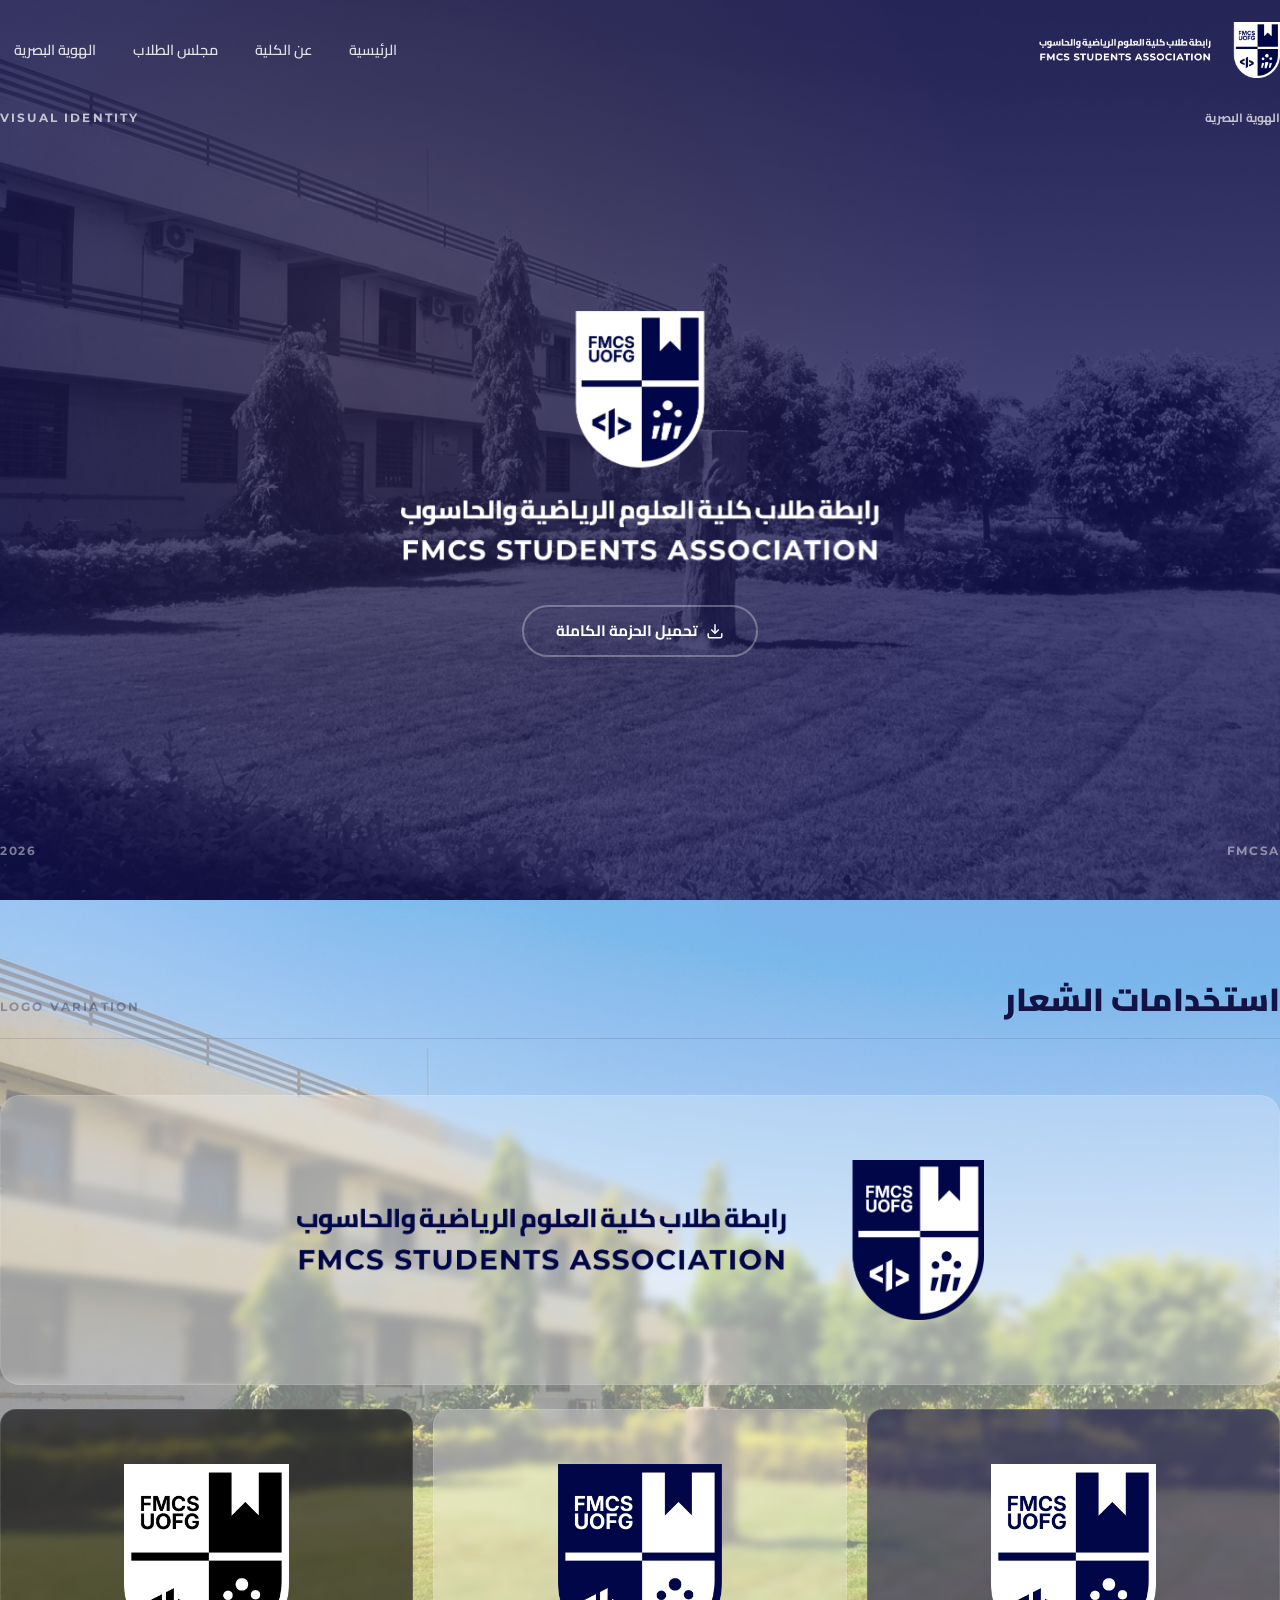
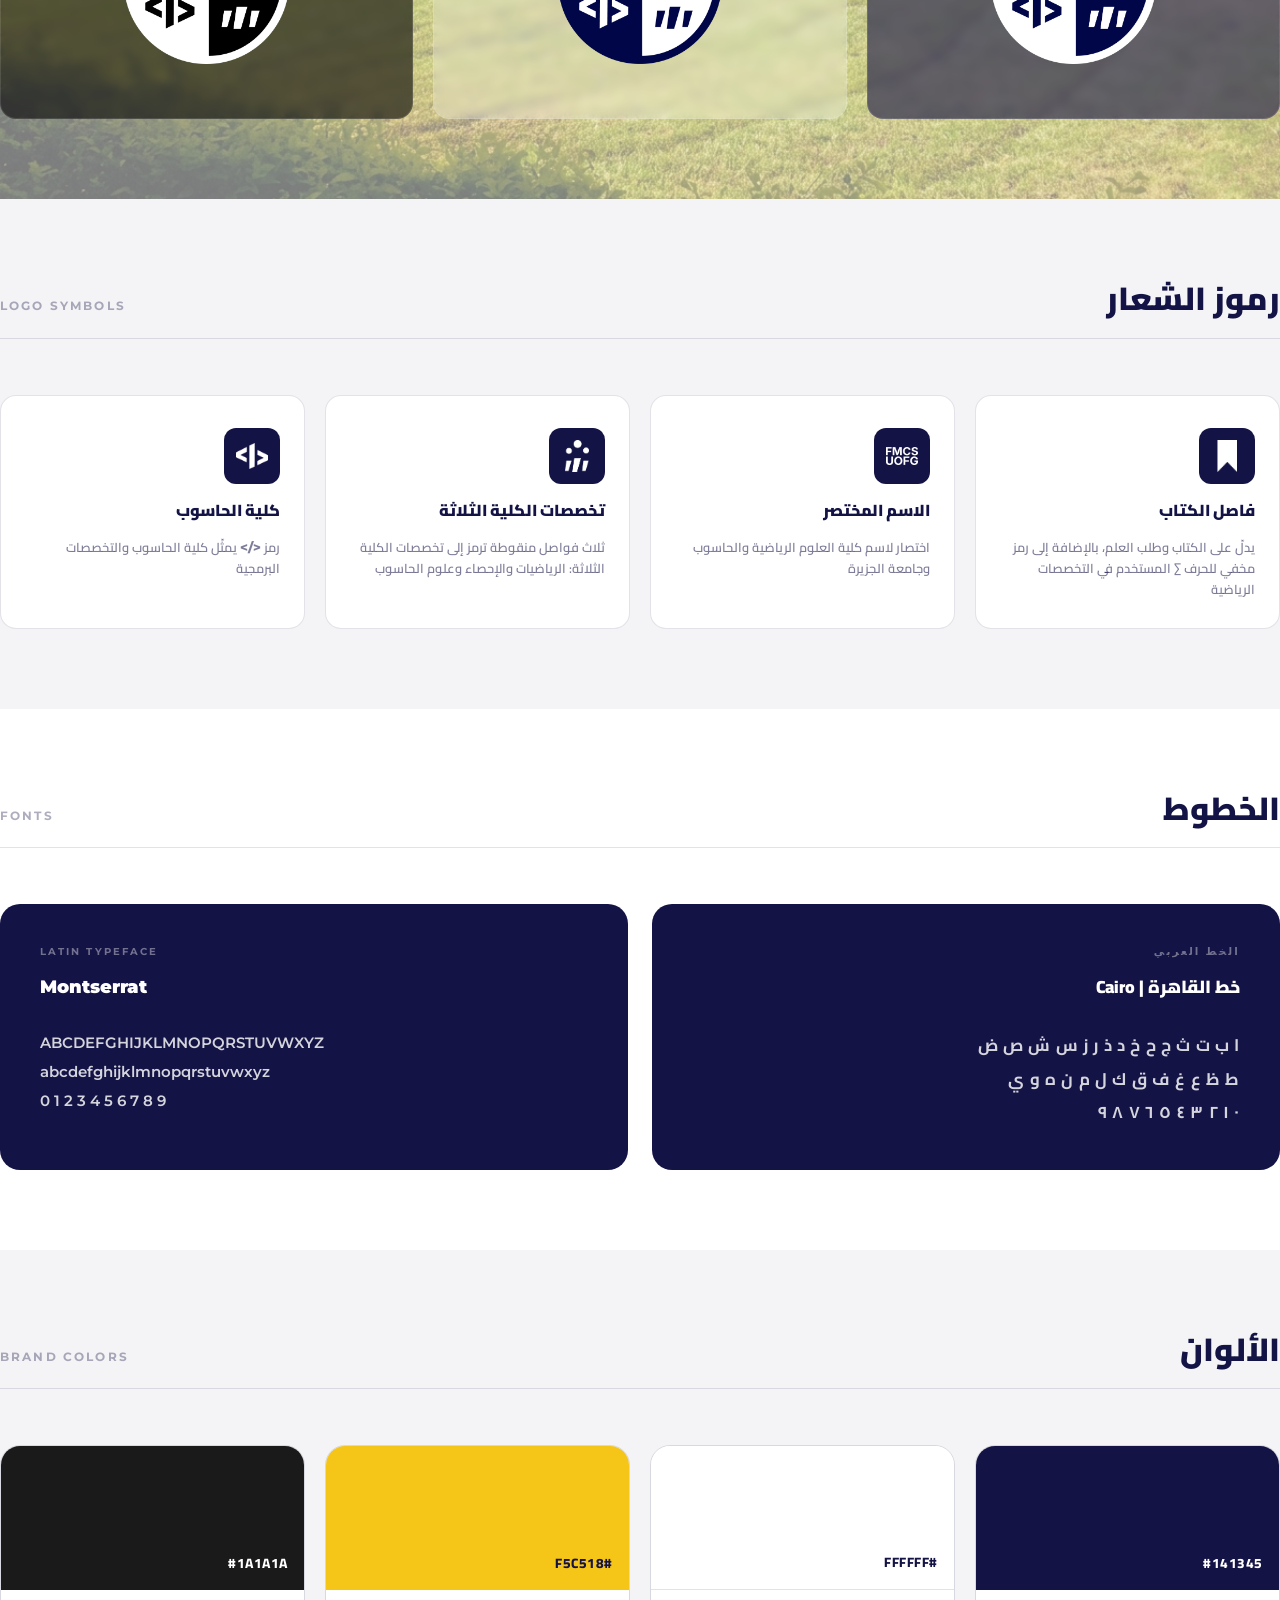
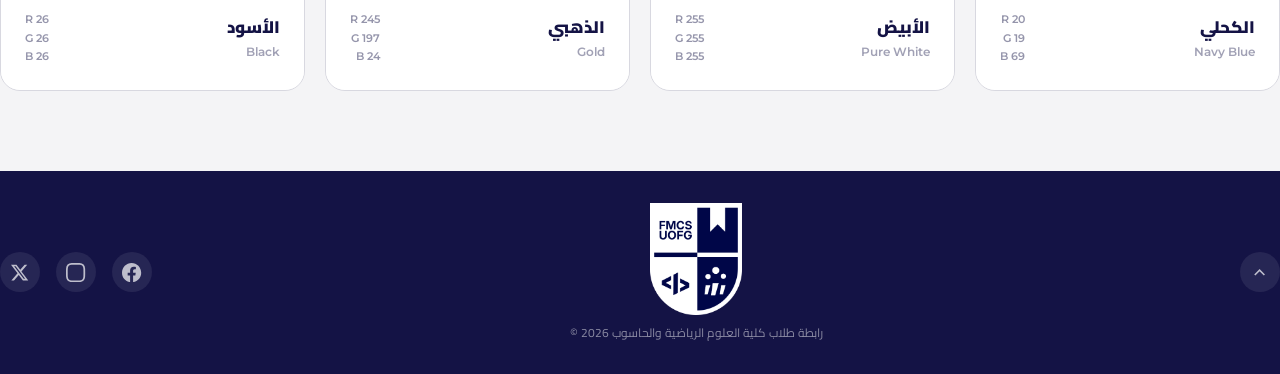
<file: Visual Identity.html>
<!DOCTYPE html>
<html lang="ar" dir="rtl">

<head>
    <meta charset="UTF-8">
    <meta name="viewport" content="width=device-width, initial-scale=1.0">
    <title>الهوية البصرية · رابطة طلاب كلية العلوم الرياضية والحاسوب</title>
    <meta name="description"
        content="الهوية البصرية لرابطة طلاب كلية العلوم الرياضية والحاسوب — الشعار والألوان والخطوط.">
    <meta property="og:title" content="الهوية البصرية — FMCSA">
    <meta property="og:description" content="الهوية البصرية لرابطة طلاب كلية العلوم الرياضية والحاسوب">
    <meta property="og:image" content="Assets/Cover.jpg">
    <meta property="og:type" content="website">
    <meta property="og:locale" content="ar_SD">
    <link rel="icon" type="image/png" href="Assets/White Logo.png" media="(prefers-color-scheme: dark)">
    <link rel="icon" type="image/png" href="Assets/Blue Logo.png" media="(prefers-color-scheme: light)">

    <!-- Shared design system -->
    <link rel="stylesheet" href="css/shared.css">

    <style>
        /* ── PAGE-SPECIFIC TOKENS ── */
        :root {
            --off: #f4f4f6;
            --rule: rgba(20, 19, 69, 0.12);
        }

        /* ══════════════════════════════
           HERO (enhanced with button)
        ══════════════════════════════ */
        .hero {
            position: relative;
            height: 100svh;
            display: flex;
            flex-direction: column;
            overflow: hidden;
            background: var(--navy);
        }

        .hero-bg {
            position: absolute;
            inset: 0;
            background-image: url('Assets/IMG001.png');
            background-size: cover;
            background-position: center 30%;
            opacity: 0.28;
            mix-blend-mode: luminosity;
        }

        /* subtle animated gradient overlay */
        .hero::after {
            content: '';
            position: absolute;
            inset: 0;
            background: radial-gradient(circle at 30% 40%, rgba(245, 197, 24, 0.08) 0%, transparent 60%);
            pointer-events: none;
            animation: pulseGlow 8s infinite alternate;
        }

        @keyframes pulseGlow {
            0% {
                opacity: 0.3;
            }

            100% {
                opacity: 0.7;
            }
        }

        .hero-content {
            position: relative;
            z-index: 2;
            display: flex;
            flex-direction: column;
            justify-content: space-between;
            height: 100%;
            padding: calc(var(--nav-height, 4.5rem) + 0.5rem) 0 2.5rem;
            max-width: var(--max-width);
            margin: 0 auto;
            width: 100%;
        }

        .hero-eyebrow {
            direction: ltr;
            display: flex;
            align-items: center;
            justify-content: space-between;
        }

        .eyebrow-label {
            font-family: var(--font-en);
            font-size: 0.75rem;
            font-weight: 700;
            letter-spacing: 0.18em;
            color: rgba(255, 255, 255, 0.7);
            text-transform: uppercase;
        }

        .eyebrow-label.ar {
            font-family: var(--font-ar);
            letter-spacing: 0;
        }

        .hero-logo-wrap {
            flex: 1;
            display: flex;
            flex-direction: column;
            justify-content: center;
            align-items: center;
            gap: 2rem;
        }

        .hero-logo-wrap img {
            width: min(30rem, 84vw);
            animation: heroLogo 1.2s cubic-bezier(.16, 1, .3, 1) both;
        }

        @keyframes heroLogo {
            from {
                opacity: 0;
                transform: translateY(2rem) scale(0.92);
            }

            to {
                opacity: 1;
                transform: translateY(0) scale(1);
            }
        }

        .hero-actions {
            display: flex;
            gap: 1rem;
            justify-content: center;
        }

        .btn-outline-light {
            display: inline-flex;
            align-items: center;
            gap: 0.5rem;
            padding: 0.75rem 2rem;
            border-radius: var(--radius-full);
            border: 2px solid rgba(255, 255, 255, 0.3);
            color: white;
            font-weight: 700;
            font-size: 0.95rem;
            transition: all var(--transition-fast);
            background: transparent;
            cursor: pointer;
        }

        .btn-outline-light:hover {
            border-color: var(--gold);
            background: rgba(245, 197, 24, 0.1);
            transform: translateY(-2px);
        }

        .hero-footer {
            display: flex;
            align-items: center;
            justify-content: space-between;
        }

        .hero-footer span {
            font-family: var(--font-en);
            font-size: 0.75rem;
            font-weight: 700;
            letter-spacing: 0.14em;
            color: rgba(255, 255, 255, 0.45);
            direction: ltr;
        }

        /* ══════════════════════════════
           SHARED LAYOUT
        ══════════════════════════════ */
        .logo-section {
            position: relative;
            background: var(--off);
            overflow: hidden;
        }

        .logo-section::before {
            content: '';
            position: absolute;
            inset: 0;
            background-image: url('Assets/IMG001.png');
            background-size: cover;
            background-position: center 30%;
            opacity: 0.5;
            pointer-events: none;
            z-index: 0;
        }

        .alt-section {
            background: var(--off);
        }

        .plain-section {
            background: var(--white);
        }

        .page-section {
            position: relative;
            z-index: 1;
            max-width: var(--max-width);
            margin: 0 auto;
            padding: 5rem 0;
        }

        .vi-section-header {
            display: flex;
            align-items: baseline;
            justify-content: space-between;
            flex-wrap: wrap;
            margin-bottom: 3.5rem;
            padding-bottom: 1.25rem;
            border-bottom: 0.0625rem solid var(--rule);
            gap: 0.5rem 1rem;
        }

        .section-title-ar {
            font-family: var(--font-ar);
            font-size: clamp(1.4rem, 3vw, 2rem);
            font-weight: 900;
            color: var(--navy);
            line-height: 1.2;
        }

        .section-title-en {
            font-family: var(--font-en);
            font-size: 0.75rem;
            font-weight: 700;
            letter-spacing: 0.18em;
            color: rgba(20, 19, 69, 0.35);
            text-transform: uppercase;
            direction: ltr;
            white-space: nowrap;
            flex-shrink: 0;
        }

        /* ── LOGO SECTION ── */
        .logo-primary {
            border-radius: 1.25rem;
            padding: 4rem 2rem;
            display: flex;
            align-items: center;
            justify-content: center;
            margin-bottom: 1.5rem;
            background: rgba(255, 255, 255, 0.25);
            border: 0.0625rem solid rgba(255, 255, 255, 0.11);
            backdrop-filter: blur(0.25rem);
            -webkit-backdrop-filter: blur(0.25rem);
            transition: box-shadow .25s ease, transform .25s ease;
            cursor: pointer;
        }

        .logo-primary:hover {
            box-shadow: 0 1.25rem 3rem rgba(0, 0, 0, 0.4), 0 0 0 0.0625rem rgba(255, 255, 255, 0.2);
            transform: translateY(-0.25rem);
        }

        .logo-primary img {
            height: min(10rem, 26vw);
            max-width: 90%;
            flex-shrink: 0;
        }

        .logo-variants {
            display: grid;
            grid-template-columns: repeat(3, 1fr);
            gap: 1.25rem;
        }

        .logo-variant-card {
            border-radius: 1rem;
            display: flex;
            align-items: center;
            justify-content: center;
            padding: 3rem 2rem;
            aspect-ratio: 4/3;
            border: 0.0625rem solid rgba(255, 255, 255, 0.11);
            backdrop-filter: blur(0.25rem);
            -webkit-backdrop-filter: blur(0.25rem);
            transition: box-shadow .25s ease, transform .25s ease;
            cursor: pointer;
            position: relative;
        }

        .logo-variant-card:hover {
            box-shadow: 0 1.25rem 3rem rgba(0, 0, 0, 0.4), 0 0 0 0.0625rem rgba(255, 255, 255, 0.2);
            transform: translateY(-0.25rem);
        }

        .logo-variant-card::after {
            /* content: "اضغط لفتح الصورة"; */
            position: absolute;
            bottom: 0.75rem;
            left: 50%;
            transform: translateX(-50%);
            font-size: 0.7rem;
            color: rgba(255, 255, 255, 0.6);
            background: rgba(0, 0, 0, 0.4);
            padding: 0.25rem 1rem;
            border-radius: 999px;
            opacity: 0;
            transition: opacity 0.2s;
            white-space: nowrap;
        }

        .logo-variant-card:hover::after {
            opacity: 1;
        }

        .logo-variant-card img {
            height: min(12.5rem, 18vw);
            max-width: 80%;
        }

        .logo-variant-card.dark {
            background: rgba(0, 0, 0, 0.6);
        }

        .logo-variant-card.colorful {
            background: rgba(255, 255, 255, 0.25);
        }

        .logo-variant-card.light {
            background: rgba(20, 19, 69, 0.6);
        }

        /* ── SYMBOLS ── */
        .symbols-grid {
            display: grid;
            grid-template-columns: repeat(4, 1fr);
            gap: 1.25rem;
        }

        .symbol-card {
            background: var(--white);
            border: 0.0625rem solid var(--rule);
            border-radius: 1rem;
            padding: 2rem 1.5rem 1.75rem;
            display: flex;
            flex-direction: column;
            gap: 1rem;
            transition: box-shadow .25s ease, transform .25s ease;
        }

        .symbol-card:hover {
            box-shadow: 0 1rem 2.5rem rgba(20, 19, 69, 0.1);
            transform: translateY(-0.25rem);
        }

        .symbol-icon {
            width: 3.5rem;
            height: 3.5rem;
            background: var(--navy);
            border-radius: 0.75rem;
            display: flex;
            align-items: center;
            justify-content: center;
        }

        .symbol-icon img {
            width: 2rem;
            height: 2rem;
            object-fit: contain;
        }

        .symbol-title {
            font-family: var(--font-ar);
            font-size: 1rem;
            font-weight: 900;
            color: var(--navy);
            line-height: 1.3;
        }

        .symbol-desc {
            font-family: var(--font-ar);
            font-size: 0.8rem;
            font-weight: 600;
            color: rgba(20, 19, 69, 0.55);
            line-height: 1.65;
        }

        /* ── TYPOGRAPHY ── */
        .type-grid {
            display: grid;
            grid-template-columns: 1fr 1fr;
            gap: 1.5rem;
        }

        .type-card {
            background: var(--navy);
            border-radius: 1.25rem;
            padding: 2.5rem;
            overflow: hidden;
            position: relative;
            display: block;
            text-decoration: none;
            color: inherit;
        }

        .type-label {
            font-family: var(--font-en);
            font-size: 0.65rem;
            font-weight: 700;
            letter-spacing: 0.2em;
            color: rgba(255, 255, 255, 0.4);
            text-transform: uppercase;
            margin-bottom: 0.75rem;
            direction: ltr;
        }

        .type-name {
            font-size: 1.1rem;
            font-weight: 900;
            color: var(--white);
            margin-bottom: 1.75rem;
        }

        .type-card.arabic .type-name {
            font-family: var(--font-ar);
        }

        .type-card.latin .type-name {
            font-family: var(--font-en);
            direction: ltr;
        }

        .type-specimen-ar {
            font-family: var(--font-ar);
            font-size: clamp(0.85rem, 1.8vw, 1.05rem);
            font-weight: 700;
            color: rgba(255, 255, 255, 0.82);
            line-height: 2;
            letter-spacing: 0.04em;
        }

        .type-specimen-en {
            font-family: var(--font-en);
            font-size: clamp(0.78rem, 1.6vw, 0.95rem);
            font-weight: 600;
            color: rgba(255, 255, 255, 0.82);
            line-height: 1.9;
            direction: ltr;
        }

        /* ── COLORS (with copy interaction) ── */
        .colors-grid {
            display: grid;
            grid-template-columns: repeat(4, 1fr);
            gap: 1.25rem;
        }

        .color-card {
            border-radius: 1.25rem;
            overflow: hidden;
            border: 0.0625rem solid var(--rule);
            cursor: pointer;
            transition: transform 0.2s, box-shadow 0.2s;
        }

        .color-card:hover {
            transform: translateY(-4px);
            box-shadow: var(--shadow-lg);
        }

        .color-swatch {
            height: 9rem;
            display: flex;
            align-items: flex-end;
            padding: 1rem;
        }

        .color-card.navy .color-swatch {
            background: #141345;
        }

        .color-card.white .color-swatch {
            background: #ffffff;
            border-bottom: 0.0625rem solid var(--rule);
        }

        .color-card.gold .color-swatch {
            background: #f5c518;
        }

        .color-card.black .color-swatch {
            background: #1a1a1a;
        }

        .swatch-hex {
            font-family: var(--font-ar);
            font-size: 0.85rem;
            font-weight: 800;
            letter-spacing: 0.04em;
            direction: rtl;
            transition: opacity 0.2s;
        }

        .color-card.navy .swatch-hex {
            color: rgba(255, 255, 255, 1);
        }

        .color-card.white .swatch-hex {
            color: rgba(20, 19, 69, 1);
        }

        .color-card.gold .swatch-hex {
            color: rgba(20, 19, 69, 1);
        }

        .color-card.black .swatch-hex {
            color: rgba(255, 255, 255, 1);
        }

        .color-info {
            padding: 1.25rem 1.5rem 1.5rem;
            background: var(--white);
            display: grid;
            grid-template-columns: 1fr auto;
            align-items: center;
            gap: 0.75rem;
        }

        .color-name {
            font-family: var(--font-ar);
            font-size: 1.05rem;
            font-weight: 900;
            color: var(--navy);
        }

        .color-name-en {
            font-family: var(--font-en);
            font-size: 0.72rem;
            font-weight: 600;
            color: rgba(20, 19, 69, 0.4);
            direction: ltr;
            text-align: right;
            margin-top: 0.15rem;
        }

        .color-rgb {
            text-align: right;
            direction: ltr;
        }

        .color-rgb span {
            display: block;
            font-family: var(--font-en);
            font-size: 0.68rem;
            font-weight: 600;
            color: rgba(20, 19, 69, 0.45);
            line-height: 1.7;
        }

        .copy-feedback {
            position: fixed;
            bottom: 2rem;
            left: 50%;
            transform: translateX(-50%);
            background: var(--navy);
            color: white;
            padding: 0.75rem 2rem;
            border-radius: 999px;
            font-weight: 700;
            box-shadow: var(--shadow-lg);
            opacity: 0;
            transition: opacity 0.2s;
            pointer-events: none;
            z-index: 10000;
        }

        .copy-feedback.show {
            opacity: 1;
        }

        /* ── RESPONSIVE (preserved with minor tweaks) ── */
        @media (max-width: 900px) {
            .hero-actions {
                flex-direction: column;
                width: 100%;
                max-width: 300px;
                margin: 0 auto;
            }

            .btn-outline-light {
                justify-content: center;
            }
        }

        /* (remaining responsive rules unchanged from original) */
        @media (max-width: 760px) {
            .symbols-grid {
                grid-template-columns: repeat(2, 1fr);
            }

            .colors-grid {
                grid-template-columns: repeat(2, 1fr);
            }
        }

        @media (max-width: 640px) {
            .hero-content {
                padding: calc(var(--nav-height, 4.5rem) + 0.75rem) 1.25rem 1.75rem;
            }

            .hero-logo-wrap img {
                width: min(22rem, 78vw);
            }

            .page-section {
                padding: 3rem 1.25rem;
            }

            .section-title-en {
                font-size: 0.68rem;
                letter-spacing: 0.12em;
            }

            .logo-primary {
                padding: 2rem 1.25rem;
            }

            .logo-primary img {
                height: min(6rem, 38vw);
            }

            .logo-variants {
                grid-template-columns: 1fr;
            }

            .logo-variant-card {
                aspect-ratio: 16/7;
                padding: 1.75rem 1.25rem;
            }

            .logo-variant-card img {
                height: min(5.5rem, 30vw);
            }

            .symbols-grid {
                grid-template-columns: repeat(2, 1fr);
            }

            .symbol-card {
                padding: 1.5rem 1.25rem 1.25rem;
            }

            .type-grid {
                grid-template-columns: 1fr;
            }

            .type-card {
                padding: 2rem 1.5rem;
            }

            .colors-grid {
                grid-template-columns: repeat(2, 1fr);
            }

            .color-swatch {
                height: 7rem;
            }

            .color-info {
                padding: 1rem 1.125rem 1.25rem;
                gap: 0.5rem;
            }

            .color-name {
                font-size: 0.95rem;
            }

            .color-name-en {
                direction: rtl;
                font-size: 0.65rem;
            }

            .color-rgb span {
                font-size: 0.6rem;
            }

            .swatch-hex {
                font-size: 0.75rem;
            }
        }

        @media (max-width: 480px) {
            .page-section {
                padding: 2.5rem 1rem;
            }

            .vi-section-header {
                margin-bottom: 2.5rem;
            }

            .logo-primary {
                padding: 1.75rem 1rem;
            }

            .logo-primary img {
                height: min(5.5rem, 40vw);
            }

            .logo-variant-card {
                padding: 1.5rem 1rem;
            }

            .logo-variant-card img {
                height: min(5rem, 32vw);
            }

            .symbol-card {
                padding: 1.25rem 1rem 1rem;
                gap: 0.75rem;
            }

            .symbol-title {
                font-size: 0.9rem;
            }

            .symbol-desc {
                font-size: 0.75rem;
            }

            .type-card {
                padding: 1.75rem 1.25rem;
            }

            .color-swatch {
                height: 6rem;
            }

            .color-info {
                padding: 0.875rem 1rem 1rem;
            }
        }

        @media (max-width: 380px) {
            .hero-logo-wrap img {
                width: min(18rem, 82vw);
            }

            .page-section {
                padding: 2rem 0.875rem;
            }

            .vi-section-header {
                margin-bottom: 2rem;
            }

            .section-title-ar {
                font-size: 1.25rem;
            }

            .section-title-en {
                font-size: 0.62rem;
                white-space: normal;
            }

            .logo-variant-card {
                aspect-ratio: 16/6;
            }

            .symbols-grid {
                grid-template-columns: 1fr;
            }

            .colors-grid {
                grid-template-columns: 1fr;
            }

            .color-swatch {
                height: 8rem;
            }

            .type-card {
                padding: 1.5rem 1.125rem;
            }
        }
    </style>
</head>

<body>

    <!-- Nav injected by shared.js -->

    <!-- ══════════════════════════════
         HERO (with download button)
    ══════════════════════════════ -->
    <section class="hero">
        <div class="hero-bg"></div>

        <div class="hero-content">
            <div class="hero-eyebrow">
                <span class="eyebrow-label">Visual Identity</span>
                <span class="eyebrow-label ar">الهوية البصرية</span>
            </div>
            <div class="hero-logo-wrap">
                <img src="Assets/White V Logo.png" alt="FMCSA Logo">
                <div class="hero-actions">
                    <a href="Assets/الهوية البصرية لرابطة طلاب كلية العلوم الرياضية والحاسوب.zip" class="btn-outline-light" download>
                        <svg width="18" height="18" viewBox="0 0 24 24" fill="none" stroke="currentColor"
                            stroke-width="2">
                            <path d="M21 15v4a2 2 0 0 1-2 2H5a2 2 0 0 1-2-2v-4" />
                            <polyline points="7 10 12 15 17 10" />
                            <line x1="12" y1="15" x2="12" y2="3" />
                        </svg>
                        تحميل الحزمة الكاملة
                    </a>
                </div>
            </div>
            <div class="hero-footer">
                <span>FMCSA</span>
                <span>2026</span>
            </div>
        </div>
    </section>

    <!-- 01 — LOGO -->
    <section class="logo-section">
        <div class="page-section">
            <div class="vi-section-header reveal">
                <div>
                    <div class="section-title-ar">استخدامات الشعار</div>
                </div>
                <div class="section-title-en">Logo Variation</div>
            </div>

            <div class="logo-primary reveal" onclick="window.open('Assets/Blue H Logo.png', '_blank')">
                <img src="Assets/Blue H Logo.png" alt="FMCSA — Dark Background" loading="lazy">
            </div>

            <div class="logo-variants">
                <div class="logo-variant-card light reveal reveal-delay-2"
                    onclick="window.open('Assets/White Logo.png', '_blank')">
                    <img src="Assets/White Logo.png" alt="FMCSA — Light Background" loading="lazy">
                </div>
                <div class="logo-variant-card colorful reveal reveal-delay-2"
                    onclick="window.open('Assets/Blue Logo.png', '_blank')">
                    <img src="Assets/Blue Logo.png" alt="FMCSA — Colorful Background" loading="lazy">
                </div>
                <div class="logo-variant-card dark reveal reveal-delay-1"
                    onclick="window.open('Assets/Black Logo.png', '_blank')">
                    <img src="Assets/Black Logo.png" alt="FMCSA — Black Background" loading="lazy">
                </div>
            </div>
        </div>
    </section>

    <!-- 02 — SYMBOLS -->
    <section class="alt-section">
        <div class="page-section">
            <div class="vi-section-header reveal">
                <div>
                    <div class="section-title-ar">رموز الشعار</div>
                </div>
                <div class="section-title-en">Logo Symbols</div>
            </div>

            <div class="symbols-grid">
                <div class="symbol-card reveal reveal-delay-2">
                    <div class="symbol-icon"><img src="Assets/Logo Icons/Bookmark.png" alt="Bookmark" loading="lazy">
                    </div>
                    <div class="symbol-title">فاصل الكتاب</div>
                    <div class="symbol-desc">يدلّ على الكتاب وطلب العلم، بالإضافة إلى رمز مخفي للحرف ∑ المستخدم في
                        التخصصات الرياضية</div>
                </div>
                <div class="symbol-card reveal reveal-delay-1">
                    <div class="symbol-icon"><img src="Assets/Logo Icons/FMCS UOFG.png" alt="FMCS UOFG" loading="lazy">
                    </div>
                    <div class="symbol-title">الاسم المختصر</div>
                    <div class="symbol-desc">اختصار لاسم كلية العلوم الرياضية والحاسوب وجامعة الجزيرة</div>
                </div>
                <div class="symbol-card reveal reveal-delay-4">
                    <div class="symbol-icon"><img src="Assets/Logo Icons/;;;.png" alt="Three Specializations"
                            loading="lazy"></div>
                    <div class="symbol-title">تخصصات الكلية الثلاثة</div>
                    <div class="symbol-desc">ثلاث فواصل منقوطة ترمز إلى تخصصات الكلية الثلاثة: الرياضيات والإحصاء وعلوم
                        الحاسوب</div>
                </div>
                <div class="symbol-card reveal reveal-delay-3">
                    <div class="symbol-icon"><img src="Assets/Logo Icons/Code.png" alt="Code" loading="lazy"></div>
                    <div class="symbol-title">كلية الحاسوب</div>
                    <div class="symbol-desc">رمز <span
                            style="direction:ltr;display:inline-block;font-family:'Montserrat',sans-serif;font-weight:800">&lt;/&gt;</span>
                        يمثّل كلية الحاسوب والتخصصات البرمجية</div>
                </div>
            </div>
        </div>
    </section>

    <!-- 03 — TYPOGRAPHY -->
    <section class="plain-section">
        <div class="page-section">
            <div class="vi-section-header reveal">
                <div>
                    <div class="section-title-ar">الخطوط</div>
                </div>
                <div class="section-title-en">Fonts</div>
            </div>

            <div class="type-grid">
                <a class="type-card arabic reveal reveal-delay-1" href="https://fonts.google.com/specimen/Cairo"
                    target="_blank" rel="noopener">
                    <div class="type-label" style="direction: rtl;">الخط العربي</div>
                    <div class="type-name">خط القاهرة | Cairo</div>
                    <div class="type-specimen-ar">
                        ا ب ت ث ج ح خ د ذ ر ز س ش ص ض<br>
                        ط ظ ع غ ف ق ك ل م ن ه و ي<br>
                        ٠ ١ ٢ ٣ ٤ ٥ ٦ ٧ ٨ ٩
                    </div>
                </a>

                <a class="type-card latin reveal reveal-delay-2" href="https://fonts.google.com/specimen/Montserrat"
                    target="_blank" rel="noopener">
                    <div class="type-label">Latin Typeface</div>
                    <div class="type-name">Montserrat</div>
                    <div class="type-specimen-en">
                        ABCDEFGHIJKLMNOPQRSTUVWXYZ<br>
                        abcdefghijklmnopqrstuvwxyz<br>
                        0 1 2 3 4 5 6 7 8 9
                    </div>
                </a>
            </div>
        </div>
    </section>

    <!-- 04 — COLORS (with copy interaction) -->
    <section class="alt-section">
        <div class="page-section">
            <div class="vi-section-header reveal">
                <div>
                    <div class="section-title-ar">الألوان</div>
                </div>
                <div class="section-title-en">Brand Colors</div>
            </div>

            <div class="colors-grid">
                <div class="color-card navy reveal reveal-delay-1" data-hex="#141345">
                    <div class="color-swatch"><span class="swatch-hex">#141345</span></div>
                    <div class="color-info">
                        <div>
                            <div class="color-name">الكحلي</div>
                            <div class="color-name-en">Navy Blue</div>
                        </div>
                        <div class="color-rgb"><span>R 20</span><span>G 19</span><span>B 69</span></div>
                    </div>
                </div>
                <div class="color-card white reveal reveal-delay-2" data-hex="#FFFFFF">
                    <div class="color-swatch"><span class="swatch-hex">#FFFFFF</span></div>
                    <div class="color-info">
                        <div>
                            <div class="color-name">الأبيض</div>
                            <div class="color-name-en">Pure White</div>
                        </div>
                        <div class="color-rgb"><span>R 255</span><span>G 255</span><span>B 255</span></div>
                    </div>
                </div>
                <div class="color-card gold reveal reveal-delay-3" data-hex="#F5C518">
                    <div class="color-swatch"><span class="swatch-hex">#F5C518</span></div>
                    <div class="color-info">
                        <div>
                            <div class="color-name">الذهبي</div>
                            <div class="color-name-en">Gold</div>
                        </div>
                        <div class="color-rgb"><span>R 245</span><span>G 197</span><span>B 24</span></div>
                    </div>
                </div>
                <div class="color-card black reveal reveal-delay-4" data-hex="#1A1A1A">
                    <div class="color-swatch"><span class="swatch-hex">#1A1A1A</span></div>
                    <div class="color-info">
                        <div>
                            <div class="color-name">الأسود</div>
                            <div class="color-name-en">Black</div>
                        </div>
                        <div class="color-rgb"><span>R 26</span><span>G 26</span><span>B 26</span></div>
                    </div>
                </div>
            </div>
        </div>
    </section>

    <!-- Footer injected by shared.js -->
    <script src="js/shared.js"></script>
    <script>
        (function () {
            const colorCards = document.querySelectorAll('.color-card[data-hex]');

            colorCards.forEach(card => {
                const hexSpan = card.querySelector('.swatch-hex');
                const originalHex = hexSpan.textContent;

                card.addEventListener('click', function (e) {
                    const hex = this.getAttribute('data-hex');

                    navigator.clipboard.writeText(hex).then(() => {
                        // Show feedback on the card itself
                        hexSpan.textContent = 'تم النسخ!';
                        hexSpan.style.fontSize = '0.9rem'; // slightly smaller for longer word

                        setTimeout(() => {
                            hexSpan.textContent = originalHex;
                            hexSpan.style.fontSize = '';
                        }, 1500);
                    }).catch(() => {
                        // Fallback copy method
                        const input = document.createElement('input');
                        input.value = hex;
                        document.body.appendChild(input);
                        input.select();
                        document.execCommand('copy');
                        document.body.removeChild(input);

                        hexSpan.textContent = 'Copied!';
                        setTimeout(() => {
                            hexSpan.textContent = originalHex;
                        }, 1500);
                    });
                });
            });
        })();
    </script>
</body>

</html>
</file>
<file: css/shared.css>
/* ══════════════════════════════════════════════════════════════
   FMCSA — Faculty of Mathematical Sciences & Computer
   University of Gezira · Shared Design System
   Inspired by MIT, Stanford, Oxford, ETH Zurich
   ══════════════════════════════════════════════════════════════ */

/* ── IMPORTS ── */
@import url('https://fonts.googleapis.com/css2?family=Cairo:wght@300;400;500;600;700;800;900&family=Montserrat:wght@300;400;500;600;700;800;900&display=swap');

/* ── DESIGN TOKENS ── */
:root {
  /* Brand Colors */
  --navy: #141345;
  --navy-light: #1a1860;
  --navy-dark: #0e0d30;
  --gold: #f5c518;
  --gold-light: #fad94a;
  --gold-dark: #c9a00e;
  --white: #ffffff;
  --off-white: #f8f9fc;
  --light-gray: #f0f1f5;
  --mid-gray: #e2e4ea;
  --text-gray: #6b7280;
  --dark-gray: #374151;
  --black: #1a1a1a;

  /* Accent Colors */
  --accent-blue: #3b82f6;
  --accent-indigo: #6366f1;
  --accent-cyan: #06b6d4;
  --accent-emerald: #10b981;

  /* Semantic */
  --bg-primary: var(--white);
  --bg-secondary: var(--off-white);
  --bg-tertiary: var(--light-gray);
  --bg-dark: var(--navy);
  --bg-dark-alt: var(--navy-light);
  --text-primary: var(--navy);
  --text-secondary: var(--dark-gray);
  --text-muted: var(--text-gray);
  --text-on-dark: var(--white);
  --text-on-dark-muted: rgba(255, 255, 255, 0.6);
  --border-light: rgba(20, 19, 69, 0.08);
  --border-medium: rgba(20, 19, 69, 0.12);
  --border-dark: rgba(255, 255, 255, 0.1);

  /* Typography */
  --font-ar: 'Cairo', system-ui, -apple-system, sans-serif;
  --font-en: 'Montserrat', system-ui, -apple-system, sans-serif;

  /* Spacing */
  --space-xs: 0.25rem;
  --space-sm: 0.5rem;
  --space-md: 1rem;
  --space-lg: 1.5rem;
  --space-xl: 2rem;
  --space-2xl: 3rem;
  --space-3xl: 4rem;
  --space-4xl: 6rem;
  --space-5xl: 8rem;

  /* Layout */
  --max-width: 82.5rem;
  --nav-height: 8.5rem;

  /* Shadows */
  --shadow-sm: 0 1px 3px rgba(20, 19, 69, 0.06);
  --shadow-md: 0 4px 12px rgba(20, 19, 69, 0.08);
  --shadow-lg: 0 12px 36px rgba(20, 19, 69, 0.12);
  --shadow-xl: 0 24px 64px rgba(20, 19, 69, 0.16);
  --shadow-glow: 0 0 40px rgba(245, 197, 24, 0.15);

  /* Transitions */
  --transition-fast: 0.15s ease;
  --transition-base: 0.25s ease;
  --transition-slow: 0.4s cubic-bezier(0.16, 1, 0.3, 1);

  /* Border Radius */
  --radius-sm: 0.375rem;
  --radius-md: 0.75rem;
  --radius-lg: 1rem;
  --radius-xl: 1.5rem;
  --radius-full: 999px;
}

/* ── RESET ── */
*,
*::before,
*::after {
  margin: 0;
  padding: 0;
  box-sizing: border-box;
}

html {
  scroll-behavior: smooth;
  scroll-padding-top: var(--nav-height);
  overflow-x: hidden;
}

body {
  font-family: var(--font-ar);
  background: var(--bg-primary);
  color: var(--text-primary);
  overflow-x: hidden;
  -webkit-font-smoothing: antialiased;
  -moz-osx-font-smoothing: grayscale;
  line-height: 1.6;
}

img {
  max-width: 100%;
  height: auto;
  display: block;
}

a {
  color: inherit;
  text-decoration: none;
}

button {
  font-family: inherit;
  cursor: pointer;
  border: none;
  background: none;
}

ul,
ol {
  list-style: none;
}

/* ── UTILITY CLASSES ── */
.container {
  max-width: var(--max-width);
  margin: 0 auto;
  /* padding: 0 var(--space-xl); */
}

.section-padding {
  padding: var(--space-5xl) 0;
}

.text-center {
  text-align: center;
}

.text-right {
  text-align: right;
}

.font-en {
  font-family: var(--font-en);
  direction: ltr;
  text-align: right;
}

.sr-only {
  position: absolute;
  width: 1px;
  height: 1px;
  padding: 0;
  margin: -1px;
  overflow: hidden;
  clip: rect(0, 0, 0, 0);
  white-space: nowrap;
  border: 0;
}


/* ══════════════════════════════════════════════════════════════
   NAVIGATION BAR
   ══════════════════════════════════════════════════════════════ */
:root {
  --nav-height: 100px;
}

.site-nav {
  position: fixed;
  top: 0;
  left: 0;
  right: 0;
  z-index: 1000;
  height: var(--nav-height);
  background: rgba(248, 249, 252, 0.95);
  /* off‑white with slight transparency */
  backdrop-filter: blur(8px);
  -webkit-backdrop-filter: blur(8px);
  transition: box-shadow 0.3s ease;
  border-bottom: 1px solid rgba(20, 19, 69, 0.06);
}

.site-nav.nav-scrolled {
  box-shadow: 0 4px 20px rgba(20, 19, 69, 0.08);
}

/* Remove the old transparent classes – we always use the off‑white style */
.site-nav.nav-transparent,
.site-nav.nav-solid {
  background: rgba(248, 249, 252, 0.85);
  backdrop-filter: blur(8px);
  -webkit-backdrop-filter: blur(8px);
}

/* ── NON-INDEX PAGES: fully transparent when static ── */
.site-nav.nav-over-dark {
  background: transparent;
  border-bottom-color: transparent;
  backdrop-filter: none;
  -webkit-backdrop-filter: none;
  box-shadow: none;
  transition: background 0.35s ease, border-color 0.35s ease,
    box-shadow 0.35s ease, backdrop-filter 0.35s ease;
}

.site-nav.nav-over-dark .nav-link {
  color: rgba(255, 255, 255, 0.85);
}

.site-nav.nav-over-dark .nav-link:hover,
.site-nav.nav-over-dark .nav-link.active {
  color: var(--gold);
}

.site-nav.nav-over-dark .nav-link::after {
  background: var(--gold);
}

.site-nav.nav-over-dark .nav-toggle {
  color: #fff;
}

/* Scrolled state → solid navy */
.site-nav.nav-over-dark.nav-scrolled {
  background: rgba(14, 13, 48, 0.84);
  backdrop-filter: blur(10px);
  -webkit-backdrop-filter: blur(10px);
  border-bottom-color: rgba(255, 255, 255, 0.06);
  box-shadow: 0 4px 24px rgba(0, 0, 0, 0.35);
}

/* ── Mobile drawer dark theme (non-index pages) ── */
.nav-mobile.nav-mobile-dark {
  background: var(--navy-dark);
  border-left-color: rgba(255, 255, 255, 0.08);
}

.nav-mobile.nav-mobile-dark .nav-mobile-close {
  color: #fff;
  background: rgba(255, 255, 255, 0.08);
}

.nav-mobile.nav-mobile-dark .nav-mobile-link {
  color: rgba(255, 255, 255, 0.8);
}

.nav-mobile.nav-mobile-dark .nav-mobile-link:hover,
.nav-mobile.nav-mobile-dark .nav-mobile-link.active {
  color: var(--gold);
  background: rgba(255, 255, 255, 0.06);
}

.nav-inner {
  max-width: var(--max-width);
  margin: 0 auto;
  height: 100%;
  display: flex;
  align-items: center;
  justify-content: space-between;
}

.nav-brand {
  display: flex;
  align-items: center;
  flex-shrink: 0;
}

.nav-brand img {
  height: 3.5rem;
  /* larger logo */
  width: auto;
  display: block;
}

/* Hide the text next to logo – index only shows the image */
.nav-brand-text {
  display: none;
}

/* Desktop Links */
.nav-links {
  display: flex;
  align-items: center;
  gap: 0.5rem;
}

.nav-link {
  font-family: var(--font-ar);
  font-size: 0.9rem;
  font-weight: 600;
  color: var(--text-gray);
  padding: 0.5rem 0.9rem;
  border-radius: var(--radius-md);
  transition: color 0.2s;
  position: relative;
  white-space: nowrap;
  background: transparent !important;
  /* override previous background styles */
}

.nav-link::after {
  content: '';
  position: absolute;
  bottom: -3px;
  right: 0.9rem;
  left: 0.9rem;
  height: 2px;
  background: var(--gold);
  transform: scaleX(0);
  transition: transform 0.25s cubic-bezier(0.16, 1, 0.3, 1);
}

.nav-link:hover,
.nav-link.active {
  color: var(--navy);
}

.nav-link.active::after,
.nav-link:hover::after {
  transform: scaleX(1);
}

/* CTA button in nav (if used) */
.nav-cta {
  font-family: var(--font-ar);
  font-size: 0.8rem;
  font-weight: 700;
  color: var(--navy);
  background: var(--gold);
  padding: 0.5rem 1.2rem;
  border-radius: var(--radius-full);
  transition: transform 0.15s ease, box-shadow 0.15s ease;
  margin-right: var(--space-sm);
}

.nav-cta:hover {
  transform: translateY(-1px);
  box-shadow: 0 4px 16px rgba(245, 197, 24, 0.35);
}

/* Mobile Toggle */
.nav-toggle {
  display: none;
  width: 2.75rem;
  height: 2.75rem;
  align-items: center;
  justify-content: center;
  color: var(--navy);
  border-radius: var(--radius-md);
  transition: background 0.15s;
}

.nav-toggle:hover {
  background: rgba(20, 19, 69, 0.05);
}

.nav-toggle svg {
  width: 1.5rem;
  height: 1.5rem;
}

/* Mobile Menu Overlay */
.nav-mobile-overlay {
  display: none;
  position: fixed;
  inset: 0;
  z-index: 999;
  background: rgba(0, 0, 0, 0.3);
  backdrop-filter: blur(4px);
  -webkit-backdrop-filter: blur(4px);
  opacity: 0;
  transition: opacity 0.25s;
}

.nav-mobile-overlay.open {
  opacity: 1;
}

/* Mobile Drawer */
.nav-mobile {
  display: none;
  position: fixed;
  top: 0;
  right: 0;
  bottom: 0;
  width: min(320px, 85vw);
  z-index: 1001;
  background: var(--white);
  padding: var(--space-xl);
  transform: translateX(100%);
  transition: transform 0.35s cubic-bezier(0.16, 1, 0.3, 1);
  overflow-y: auto;
  border-left: 1px solid var(--border-light);
}

[dir="ltr"] .nav-mobile {
  right: auto;
  left: 0;
  transform: translateX(-100%);
  border-left: none;
  border-right: 1px solid var(--border-light);
}

.nav-mobile.open {
  transform: translateX(0);
}

.nav-mobile-header {
  display: flex;
  align-items: center;
  justify-content: space-between;
  margin-bottom: var(--space-2xl);
}

.nav-mobile-header .nav-brand img {
  height: 2.5rem;
}

.nav-mobile-close {
  width: 2.75rem;
  height: 2.75rem;
  display: flex;
  align-items: center;
  justify-content: center;
  color: var(--navy);
  border-radius: var(--radius-md);
  background: rgba(20, 19, 69, 0.04);
}

.nav-mobile-links {
  display: flex;
  flex-direction: column;
  gap: var(--space-xs);
}

.nav-mobile-link {
  font-size: 1.1rem;
  font-weight: 700;
  color: var(--text-secondary);
  padding: 0.85rem 1rem;
  border-radius: var(--radius-md);
  transition: background 0.15s;
}

.nav-mobile-link:hover,
.nav-mobile-link.active {
  color: var(--navy);
  background: rgba(20, 19, 69, 0.04);
}

.nav-mobile-link.active {
  color: var(--gold-dark);
}

/* ══════════════════════════════════════════════════════════════
   FOOTER — matched to index.html style
   ══════════════════════════════════════════════════════════════ */
.site-footer {
  direction: ltr;
  background: var(--navy);
  padding: var(--space-xl) 0;
}

.footer-simple {
  display: flex;
  align-items: center;
  justify-content: space-between;
  flex-wrap: wrap;
  gap: 1.5rem;
}

.footer-logo {
  display: flex;
  flex-direction: column;
  align-items: center;
  text-align: center;
}

.footer-logo img {
  height: 7rem;
  width: auto;
  opacity: 1;
}

.footer-logo p {
  font-size: 0.75rem;
  color: rgba(255, 255, 255, 0.5);
  margin-top: 0.5rem;
}

.footer-middle {
  display: none;
  /* index footer does not use a separate middle text */
}

.footer-copy {
  display: none;
}

.footer-right {
  display: flex;
  align-items: center;
  gap: var(--space-md);
}

.footer-follow {
  display: none;
  /* "تابعنا" not shown in index footer */
}

.footer-social {
  display: flex;
  gap: 1rem;
  align-items: center;
}

.footer-social-link {
  width: 2.5rem;
  height: 2.5rem;
  background: rgba(255, 255, 255, 0.08);
  border-radius: 50%;
  display: flex;
  align-items: center;
  justify-content: center;
  color: rgba(255, 255, 255, 0.7);
  transition: background 0.2s;
}

.footer-social-link:hover {
  background: rgba(255, 255, 255, 0.2);
  color: var(--white);
}

.footer-social-link svg {
  width: 1.2rem;
  height: 1.2rem;
  fill: currentColor;
}

.footer-top-btn {
  width: 2.5rem;
  height: 2.5rem;
  background: rgba(255, 255, 255, 0.08);
  border-radius: 50%;
  display: flex;
  align-items: center;
  justify-content: center;
  color: rgba(255, 255, 255, 0.7);
  transition: background 0.2s;
  border: none;
  cursor: pointer;
}

.footer-top-btn:hover {
  background: rgba(255, 255, 255, 0.2);
  color: var(--white);
}

.footer-top-btn svg {
  width: 1.2rem;
  height: 1.2rem;
  stroke: currentColor;
  stroke-width: 2;
}

/* Responsive adjustments */
@media (max-width: 900px) {
  .nav-links {
    display: none;
  }

  .nav-toggle {
    display: flex;
  }

  .nav-mobile,
  .nav-mobile-overlay {
    display: block;
  }

  .site-nav .nav-inner {
    position: relative;
    justify-content: center;
    /* fallback */
  }

  .site-nav .nav-brand {
    position: absolute;
    left: 50%;
    transform: translateX(-50%);
  }

  .site-nav .nav-toggle {
    position: absolute;
    right: var(--space-xl);
    margin-right: 0;
  }

  /* Adjust padding to prevent overlap */
  @media (max-width: 600px) {
    .site-nav .nav-toggle {
      right: var(--space-md);
    }
  }
}

@media (max-width: 700px) {
  .footer-simple {
    flex-direction: column;
    text-align: center;
  }

  .footer-top-btn {
    display: none;
    /* index hides top button on mobile */
  }

  .footer-logo img {
    height: 2.5rem;
    /* smaller logo on mobile */
  }

  .footer-social {
    order: 2;
  }

  .footer-logo {
    order: 1;
  }
}

@media (max-width: 600px) {
  :root {
    --nav-height: 3.75rem;
    /* smaller nav on mobile as in index */
  }

  .nav-inner {
    padding: 0 var(--space-md);
  }

  .nav-brand img {
    height: 2.5rem;
  }
}

@media (max-width: 480px) {
  .nav-brand-text {
    display: none;
  }
}

/* ══════════════════════════════════════════════════════════════
   SHARED COMPONENTS
   ══════════════════════════════════════════════════════════════ */

/* Section Headers */
.section-header {
  margin-bottom: var(--space-3xl);
}

/* Page hero — sits behind the transparent nav.
   No body padding-top; hero extends under the fixed nav.
   Content uses padding-top to clear the nav area. */
.page-hero {
  position: relative;
  padding-top: calc(var(--nav-height) + 3rem);
  padding-bottom: 3rem;
  background: var(--navy);
  color: var(--white);
  overflow: hidden;
}

.page-hero .page-hero-bg {
  position: absolute;
  inset: 0;
  background-size: cover;
  background-position: center;
  opacity: 0.2;
  mix-blend-mode: luminosity;
}

.page-hero .page-hero-overlay {
  position: absolute;
  inset: 0;
  background: linear-gradient(180deg, rgba(20, 19, 69, 0.4) 0%, rgba(14, 13, 48, 0.85) 100%);
}

.page-hero .container {
  position: relative;
  z-index: 2;
}

.section-eyebrow {
  font-family: var(--font-en);
  font-size: 0.72rem;
  font-weight: 700;
  letter-spacing: 0.18em;
  text-transform: uppercase;
  color: var(--gold);
  margin-bottom: var(--space-sm);
}

.section-title {
  font-size: clamp(1.75rem, 4vw, 2.75rem);
  font-weight: 900;
  line-height: 1.3;
  color: var(--text-primary);
}

.section-title.on-dark {
  color: var(--white);
}

.section-subtitle {
  font-size: clamp(0.95rem, 2vw, 1.1rem);
  color: var(--text-muted);
  line-height: 1.7;
  margin-top: var(--space-md);
  max-width: 40rem;
}

.section-subtitle.on-dark {
  color: var(--text-on-dark-muted);
}

/* Buttons */
.btn {
  display: inline-flex;
  align-items: center;
  gap: var(--space-sm);
  font-family: var(--font-ar);
  font-weight: 700;
  border-radius: var(--radius-full);
  transition: all var(--transition-fast);
  white-space: nowrap;
}

.btn-primary {
  background: var(--gold);
  color: var(--navy);
  padding: 0.85rem 2rem;
  font-size: 0.95rem;
  box-shadow: 0 4px 16px rgba(245, 197, 24, 0.25);
}

.btn-primary:hover {
  transform: translateY(-2px);
  box-shadow: 0 8px 28px rgba(245, 197, 24, 0.35);
}

.btn-secondary {
  background: transparent;
  color: var(--navy);
  padding: 0.85rem 2rem;
  font-size: 0.95rem;
  border: 2px solid var(--border-medium);
}

.btn-secondary:hover {
  border-color: var(--navy);
  background: rgba(20, 19, 69, 0.04);
}

.btn-secondary.on-dark {
  color: var(--white);
  border-color: rgba(255, 255, 255, 0.2);
}

.btn-secondary.on-dark:hover {
  border-color: rgba(255, 255, 255, 0.4);
  background: rgba(255, 255, 255, 0.06);
}

.btn-sm {
  padding: 0.55rem 1.4rem;
  font-size: 0.82rem;
}

.btn svg {
  width: 1rem;
  height: 1rem;
}

/* Cards */
.card {
  background: var(--white);
  border: 1px solid var(--border-light);
  border-radius: var(--radius-lg);
  overflow: hidden;
  transition: transform var(--transition-base), box-shadow var(--transition-base);
}

.card:hover {
  transform: translateY(-4px);
  box-shadow: var(--shadow-lg);
}

/* Tags / Badges */
.badge {
  display: inline-flex;
  align-items: center;
  gap: 0.35rem;
  font-size: 0.72rem;
  font-weight: 700;
  padding: 0.3rem 0.85rem;
  border-radius: var(--radius-full);
  background: rgba(245, 197, 24, 0.1);
  color: var(--gold-dark);
  border: 1px solid rgba(245, 197, 24, 0.2);
}

.badge.on-dark {
  background: rgba(245, 197, 24, 0.12);
  color: var(--gold);
  border-color: rgba(245, 197, 24, 0.2);
}

/* Divider */
.divider {
  height: 1px;
  background: linear-gradient(90deg, transparent, var(--border-medium), transparent);
}

.divider.on-dark {
  background: linear-gradient(90deg, transparent, rgba(255, 255, 255, 0.1), transparent);
}

/* ══════════════════════════════════════════════════════════════
   SCROLL REVEAL ANIMATION
   ══════════════════════════════════════════════════════════════ */
.reveal {
  opacity: 0;
  transform: translateY(2rem);
  transition: opacity 0.7s cubic-bezier(0.16, 1, 0.3, 1),
    transform 0.7s cubic-bezier(0.16, 1, 0.3, 1);
}

.reveal.visible {
  opacity: 1;
  transform: translateY(0);
}

.reveal-delay-1 {
  transition-delay: 0.1s;
}

.reveal-delay-2 {
  transition-delay: 0.2s;
}

.reveal-delay-3 {
  transition-delay: 0.3s;
}

.reveal-delay-4 {
  transition-delay: 0.4s;
}

/* ══════════════════════════════════════════════════════════════
   RESPONSIVE — NAVIGATION
   ══════════════════════════════════════════════════════════════ */
@media (max-width: 900px) {
  .nav-links {
    display: none;
  }

  .nav-toggle {
    display: flex;
  }

  .nav-mobile,
  .nav-mobile-overlay {
    display: block;
  }

}

@media (max-width: 600px) {
  :root {
    --nav-height: 3.75rem;
  }

  .container {
    padding: 0 var(--space-lg);
  }

  .section-padding {
    padding: var(--space-3xl) 0;
  }

  .footer-simple {
    flex-direction: column;
    gap: var(--space-md);
    text-align: center;
  }

  .footer-right {
    flex-wrap: wrap;
    justify-content: center;
  }

  .nav-inner {
    padding: 0 var(--space-md);
  }

  .nav-brand img {
    height: 2rem;
  }

  .nav-brand-title {
    font-size: 0.78rem;
  }

  .nav-brand-subtitle {
    display: none;
  }
}

@media (max-width: 480px) {
  .nav-brand-text {
    display: none;
  }

}

@media (max-width: 380px) {
  .container {
    padding: 0 var(--space-md);
  }

  .nav-brand img {
    height: 1.85rem;
  }
}

/* ── PRINT ── */
@media print {

  .site-nav,
  .nav-mobile,
  .nav-mobile-overlay {
    display: none !important;
  }

  body {
    padding-top: 0 !important;
  }
}
</file>
